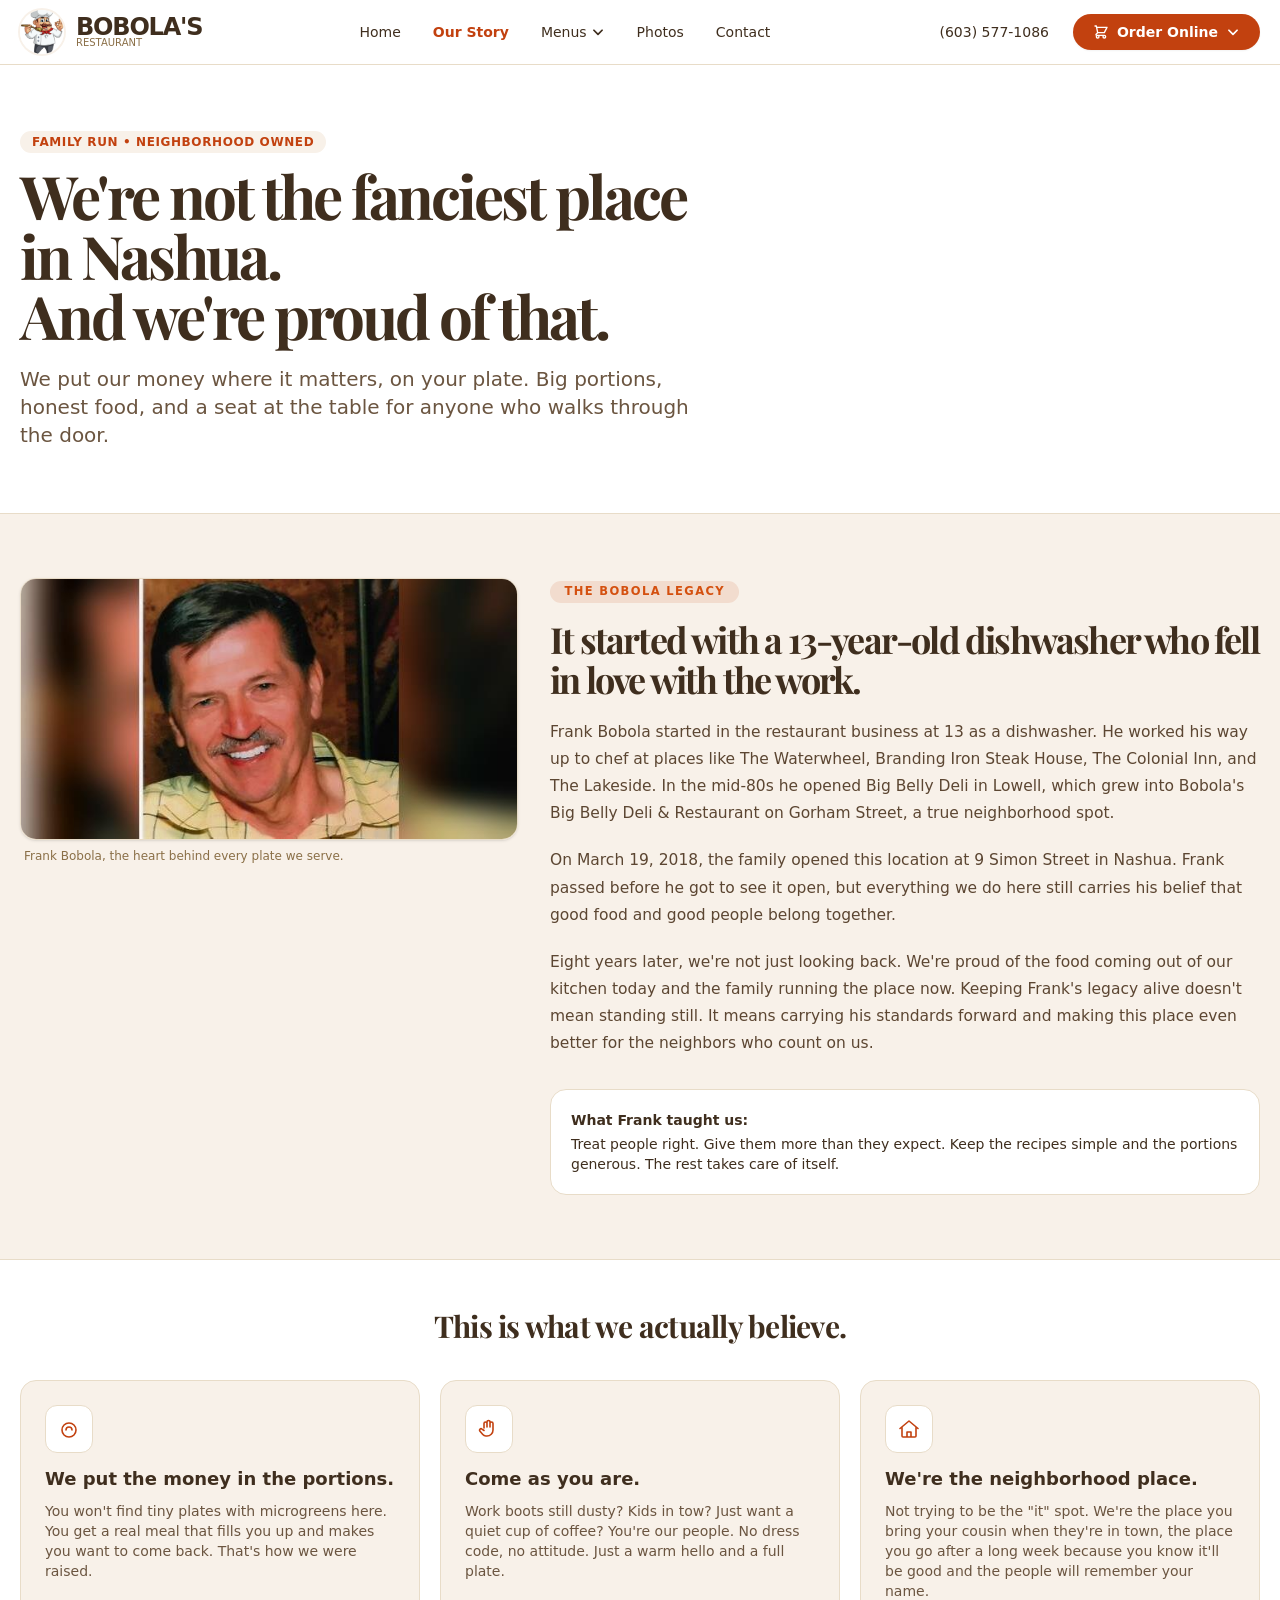
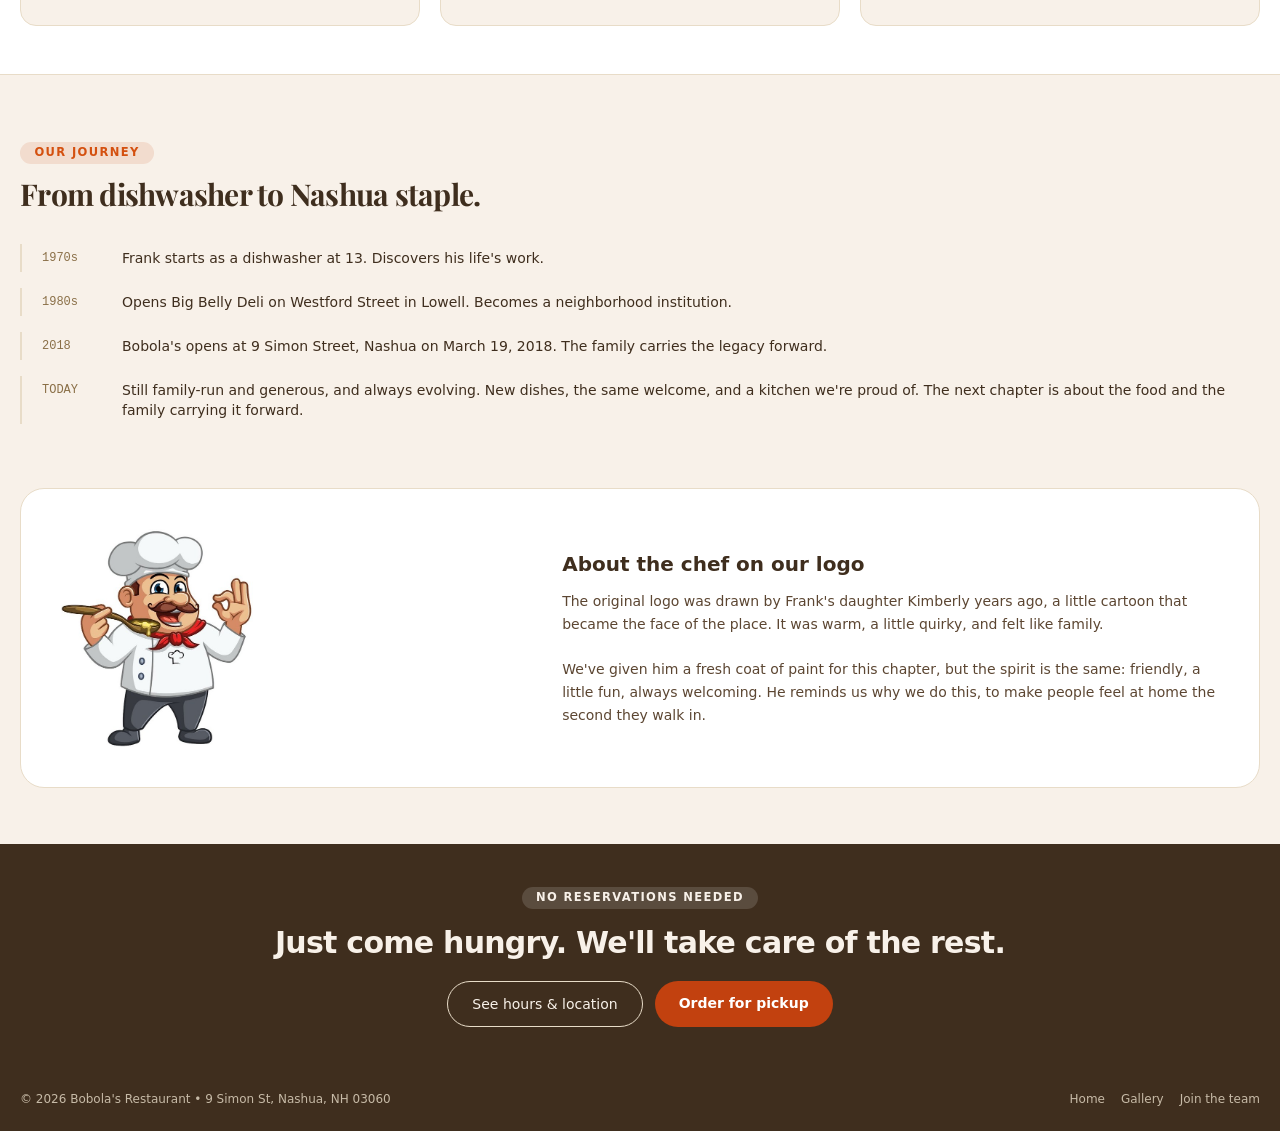
<file: about.html>
<!DOCTYPE html>
<html lang="en">
<head>
  <meta charset="UTF-8" />
  <meta name="viewport" content="width=device-width, initial-scale=1.0" />
  <title>About Us | Bobola's Restaurant - Family Owned in Nashua NH</title>
  <meta name="description" content="The story behind Bobola's in Nashua. Family-run since 2018, honoring our father Frank's legacy while carrying it forward with the food and family of today." />
  <link rel="canonical" href="https://bobolasnashua.com/about.html" />
  <link rel="icon" type="image/png" href="images/favicon.png" />
  <!-- Fonts -->
  <link rel="preconnect" href="https://fonts.googleapis.com">
  <link rel="preconnect" href="https://fonts.gstatic.com" crossorigin>
  <link href="https://fonts.googleapis.com/css2?family=Inter:wght@400;500;600;700&family=Playfair+Display:wght@700&display=swap" rel="stylesheet">
  <!-- Compiled Tailwind (no CDN) -->
  <link rel="stylesheet" href="css/tailwind.css?v=20260619e" />
  <style>.story-p { font-size: 15.5px; line-height: 1.75; color: #5c4632; }</style>
</head>
<body class="bg-[#f8f1e9] text-[#3f2e1e]">
  <header class="bg-white border-b border-[#e8dcc8] sticky top-0 z-50">
    <div class="tail-container">
      <div class="flex items-center justify-between h-16">
        <a href="index.html" class="flex items-center gap-3 group">
          <img src="images/chef-logo.jpg" alt="Bobola's Chef Logo" class="w-11 h-11 rounded-full object-cover ring-2 ring-[#f8f1e9] group-hover:ring-[#c2410f]/30 transition" onerror="this.src='images/logo.jpg'">
          <div>
            <div class="font-bold text-2xl tracking-tighter leading-none">BOBOLA'S</div>
            <div class="text-[10px] text-[#8a6f47] -mt-1 font-medium">RESTAURANT</div>
          </div>
        </a>
        <nav class="hidden md:flex items-center gap-8 text-sm font-medium">
          <a href="index.html" class="nav-link text-[#3f2e1e]">Home</a>
          <a href="about.html" class="nav-link text-[#c2410f] font-semibold">Our Story</a>
          <div class="relative group">
            <button class="nav-link flex items-center gap-1 text-[#3f2e1e]">
              Menus
              <svg xmlns="http://www.w3.org/2000/svg" class="w-3.5 h-3.5" fill="none" viewBox="0 0 24 24" stroke="currentColor"><path stroke-linecap="round" stroke-linejoin="round" stroke-width="3" d="M19 9l-7 7-7-7" /></svg>
            </button>
            <div class="absolute left-0 mt-2 w-48 bg-white rounded-xl shadow-lg border border-[#e8dcc8] py-1 opacity-0 invisible group-hover:opacity-100 group-hover:visible transition-all">
              <a href="bkmenu.html" class="block px-4 py-2 text-sm hover:bg-[#f8f1e9]">Breakfast</a>
              <a href="lunchmenu.html" class="block px-4 py-2 text-sm hover:bg-[#f8f1e9]">Lunch</a>
              <a href="dinmenu.html" class="block px-4 py-2 text-sm hover:bg-[#f8f1e9]">Dinner</a>
            </div>
          </div>
          <a href="photos.html" class="nav-link text-[#3f2e1e]">Photos</a>
          <a href="contact.html" class="nav-link text-[#3f2e1e]">Contact</a>
        </nav>
        <div class="hidden md:flex items-center gap-3">
          <a href="tel:6035771086" class="text-sm font-medium px-3 py-1.5 hover:bg-[#f8f1e9] rounded-lg">(603) 577-1086</a>
          <div class="relative group">
            <button class="warm-btn px-5 py-2 rounded-full text-sm font-semibold flex items-center gap-2 shadow-sm">
              <svg xmlns="http://www.w3.org/2000/svg" class="w-4 h-4" fill="none" viewBox="0 0 24 24" stroke="currentColor"><path stroke-linecap="round" stroke-linejoin="round" stroke-width="2" d="M3 3h2l.4 2M7 13h10l4-8H5.4M7 13L5.4 5M7 13l-2.293 2.293c-.63.63-.184 1.707.707 1.707H17m0 0a2 2 0 100 4 2 2 0 000-4zm-8 2a2 2 0 11-4 0 2 2 0 014 0z" /></svg>
              Order Online
              <svg xmlns="http://www.w3.org/2000/svg" class="w-3.5 h-3.5" fill="none" viewBox="0 0 24 24" stroke="currentColor"><path stroke-linecap="round" stroke-linejoin="round" stroke-width="3" d="M19 9l-7 7-7-7" /></svg>
            </button>
            <div class="absolute right-0 mt-2 w-60 bg-white rounded-xl shadow-lg border border-[#e8dcc8] p-1.5 opacity-0 invisible group-hover:opacity-100 group-hover:visible transition-all">
              <a href="https://order.toasttab.com/online/bobolas" target="_blank" rel="noopener" class="flex items-center gap-3 px-3 py-2.5 rounded-lg hover:bg-[#f8f1e9]">
                <svg xmlns="http://www.w3.org/2000/svg" class="w-5 h-5 text-[#c2410f] shrink-0" fill="none" viewBox="0 0 24 24" stroke="currentColor" stroke-width="1.7"><path stroke-linecap="round" stroke-linejoin="round" d="M5 8h14l-1 11a2 2 0 01-2 1.8H8A2 2 0 016 19L5 8zM9 8V6a3 3 0 016 0v2"/></svg>
                <span class="text-sm"><span class="font-semibold block leading-tight">Pickup</span><span class="text-xs text-[#8a6f47]">Order online with Toast</span></span>
              </a>
              <a href="https://www.doordash.com/store/bobola%27s-restaurant-nashua-42163289/104150355/" target="_blank" rel="noopener" class="flex items-center gap-3 px-3 py-2.5 rounded-lg hover:bg-[#f8f1e9]">
                <img src="images/doordash-logo.svg" alt="DoorDash" class="h-4 shrink-0">
                <span class="text-sm"><span class="font-semibold block leading-tight">Delivery</span><span class="text-xs text-[#8a6f47]">Get it brought to you</span></span>
              </a>
            </div>
          </div>
        </div>
        <div class="md:hidden flex items-center gap-2">
          <a href="https://order.toasttab.com/online/bobolas" target="_blank" rel="noopener" class="warm-btn px-4 py-1.5 rounded-full text-sm font-semibold">Order</a>
          <button id="mobile-menu-btn" class="p-2 rounded-lg hover:bg-[#f8f1e9]" aria-label="Menu">
            <svg xmlns="http://www.w3.org/2000/svg" class="w-6 h-6" fill="none" viewBox="0 0 24 24" stroke="currentColor"><path stroke-linecap="round" stroke-linejoin="round" stroke-width="2" d="M4 6h16M4 12h16M4 18h16"/></svg>
          </button>
        </div>
      </div>
    </div>
  </header>

  <div id="mobile-menu" class="hidden md:hidden border-b bg-white">
    <div class="tail-container py-4 flex flex-col gap-1 text-sm font-medium">
      <a href="index.html" class="py-2 px-1">Home</a>
      <a href="about.html" class="py-2 px-1">Our Story</a>
      <a href="bkmenu.html" class="py-2 px-1">Breakfast Menu</a>
      <a href="lunchmenu.html" class="py-2 px-1">Lunch Menu</a>
      <a href="dinmenu.html" class="py-2 px-1">Dinner Menu</a>
      <a href="photos.html" class="py-2 px-1">Photo Gallery</a>
      <a href="contact.html" class="py-2 px-1">Contact &amp; Hours</a>
      <a href="feedback.html" class="py-2 px-1">Share Feedback</a>
      <div class="pt-2 mt-2 border-t flex flex-col gap-2">
        <a href="tel:6035771086" class="py-1.5">(603) 577-1086</a>
        <a href="https://order.toasttab.com/online/bobolas" target="_blank" rel="noopener" class="warm-btn text-center py-2.5 rounded-full font-semibold">Order Pickup (Toast)</a>
        <a href="https://www.doordash.com/store/bobola%27s-restaurant-nashua-42163289/104150355/" target="_blank" rel="noopener" class="text-center py-2.5 rounded-full font-semibold border border-[#e8dcc8] inline-flex items-center justify-center gap-2"><img src="images/doordash-logo.svg" alt="DoorDash" class="h-4"> Delivery</a>
      </div>
    </div>
  </div>

  <main>
    <!-- Hero -->
    <section class="border-b border-[#e8dcc8] bg-white">
      <div class="max-w-[1280px] mx-auto px-5 py-12 md:py-16">
        <div class="max-w-2xl">
          <div class="inline px-3 py-1 rounded-full bg-[#f8f1e9] text-xs font-semibold tracking-wider text-[#c2410f]">FAMILY RUN • NEIGHBORHOOD OWNED</div>
          <h1 class="section-title text-5xl md:text-6xl tracking-tighter font-bold mt-3 leading-none">We're not the fanciest place in Nashua.<br>And we're proud of that.</h1>
          <p class="mt-5 text-xl text-[#6b5540]">We put our money where it matters, on your plate. Big portions, honest food, and a seat at the table for anyone who walks through the door.</p>
        </div>
      </div>
    </section>

    <!-- Frank Legacy -->
    <section class="max-w-[1280px] mx-auto px-5 py-12 md:py-16">
      <div class="grid md:grid-cols-12 gap-x-8 gap-y-8 items-start">
        <div class="md:col-span-5">
          <div class="sticky top-20">
            <img src="images/frankbobola.jpg" alt="Frank Bobola, founder" class="rounded-2xl shadow border border-[#e8dcc8] w-full">
            <div class="text-xs text-[#8a6f47] mt-2 pl-1">Frank Bobola, the heart behind every plate we serve.</div>
          </div>
        </div>
        
        <div class="md:col-span-7">
          <div class="eyebrow mb-4">THE BOBOLA LEGACY</div>
          <h2 class="section-title text-4xl tracking-tighter font-bold mb-5">It started with a 13-year-old dishwasher who fell in love with the work.</h2>
          
          <div class="story-p space-y-5">
            <p>Frank Bobola started in the restaurant business at 13 as a dishwasher. He worked his way up to chef at places like The Waterwheel, Branding Iron Steak House, The Colonial Inn, and The Lakeside. In the mid-80s he opened Big Belly Deli in Lowell, which grew into Bobola's Big Belly Deli &amp; Restaurant on Gorham Street, a true neighborhood spot.</p>
            
            <p>On March 19, 2018, the family opened this location at 9 Simon Street in Nashua. Frank passed before he got to see it open, but everything we do here still carries his belief that good food and good people belong together.</p>

            <p>Eight years later, we're not just looking back. We're proud of the food coming out of our kitchen today and the family running the place now. Keeping Frank's legacy alive doesn't mean standing still. It means carrying his standards forward and making this place even better for the neighbors who count on us.</p>
          </div>

          <div class="mt-8 p-5 bg-white border border-[#e8dcc8] rounded-2xl text-sm">
            <strong class="block mb-1">What Frank taught us:</strong> 
            Treat people right. Give them more than they expect. Keep the recipes simple and the portions generous. The rest takes care of itself.
          </div>
        </div>
      </div>
    </section>

    <!-- The Neighborhood Truth -->
    <section class="bg-white border-y border-[#e8dcc8] py-12">
      <div class="max-w-[1280px] mx-auto px-5">
        <div class="max-w-2xl mx-auto text-center">
          <h2 class="section-title text-3xl tracking-tight font-bold">This is what we actually believe.</h2>
        </div>
        
        <div class="mt-9 grid md:grid-cols-3 gap-5">
          <div class="border border-[#e8dcc8] bg-[#f8f1e9] rounded-2xl p-6">
            <div class="w-12 h-12 rounded-xl bg-white border border-[#e8dcc8] flex items-center justify-center mb-3">
              <svg xmlns="http://www.w3.org/2000/svg" class="w-6 h-6 text-[#c2410f]" fill="none" viewBox="0 0 24 24" stroke="currentColor" stroke-width="1.6"><circle cx="12" cy="13" r="7"/><path stroke-linecap="round" stroke-linejoin="round" d="M9 13a3 3 0 016 0"/></svg>
            </div>
            <div class="font-semibold text-lg mb-2">We put the money in the portions.</div>
            <p class="text-sm text-[#6b5540]">You won't find tiny plates with microgreens here. You get a real meal that fills you up and makes you want to come back. That's how we were raised.</p>
          </div>
          <div class="border border-[#e8dcc8] bg-[#f8f1e9] rounded-2xl p-6">
            <div class="w-12 h-12 rounded-xl bg-white border border-[#e8dcc8] flex items-center justify-center mb-3">
              <svg xmlns="http://www.w3.org/2000/svg" class="w-6 h-6 text-[#c2410f]" fill="none" viewBox="0 0 24 24" stroke="currentColor" stroke-width="1.6"><path stroke-linecap="round" stroke-linejoin="round" d="M7 11V6.5a1.5 1.5 0 013 0V10m0-.5V5a1.5 1.5 0 013 0v5m0-.5V6.5a1.5 1.5 0 013 0V13a6 6 0 01-6 6h-1.2a4 4 0 01-3-1.4l-3-3.5a1.5 1.5 0 012.2-2L7 13.5"/></svg>
            </div>
            <div class="font-semibold text-lg mb-2">Come as you are.</div>
            <p class="text-sm text-[#6b5540]">Work boots still dusty? Kids in tow? Just want a quiet cup of coffee? You're our people. No dress code, no attitude. Just a warm hello and a full plate.</p>
          </div>
          <div class="border border-[#e8dcc8] bg-[#f8f1e9] rounded-2xl p-6">
            <div class="w-12 h-12 rounded-xl bg-white border border-[#e8dcc8] flex items-center justify-center mb-3">
              <svg xmlns="http://www.w3.org/2000/svg" class="w-6 h-6 text-[#c2410f]" fill="none" viewBox="0 0 24 24" stroke="currentColor" stroke-width="1.6"><path stroke-linecap="round" stroke-linejoin="round" d="M3 11.5L12 4l9 7.5M5 10v9a1 1 0 001 1h12a1 1 0 001-1v-9M10 20v-5h4v5"/></svg>
            </div>
            <div class="font-semibold text-lg mb-2">We're the neighborhood place.</div>
            <p class="text-sm text-[#6b5540]">Not trying to be the "it" spot. We're the place you bring your cousin when they're in town, the place you go after a long week because you know it'll be good and the people will remember your name.</p>
          </div>
        </div>
      </div>
    </section>

    <!-- Timeline simplified -->
    <section class="max-w-[1280px] mx-auto px-5 py-12 md:py-16">
      <div class="mb-8">
        <div class="eyebrow mb-2">OUR JOURNEY</div>
        <h3 class="section-title text-3xl font-bold tracking-tight mt-1">From dishwasher to Nashua staple.</h3>
      </div>
      
      <div class="space-y-4 text-sm">
        <div class="flex gap-4 border-l-2 border-[#e8dcc8] pl-5 py-1">
          <div class="w-16 shrink-0 font-mono text-xs pt-0.5 text-[#8a6f47]">1970s</div>
          <div>Frank starts as a dishwasher at 13. Discovers his life's work.</div>
        </div>
        <div class="flex gap-4 border-l-2 border-[#e8dcc8] pl-5 py-1">
          <div class="w-16 shrink-0 font-mono text-xs pt-0.5 text-[#8a6f47]">1980s</div>
          <div>Opens Big Belly Deli on Westford Street in Lowell. Becomes a neighborhood institution.</div>
        </div>
        <div class="flex gap-4 border-l-2 border-[#e8dcc8] pl-5 py-1">
          <div class="w-16 shrink-0 font-mono text-xs pt-0.5 text-[#8a6f47]">2018</div>
          <div>Bobola's opens at 9 Simon Street, Nashua on March 19, 2018. The family carries the legacy forward.</div>
        </div>
        <div class="flex gap-4 border-l-2 border-[#e8dcc8] pl-5 py-1">
          <div class="w-16 shrink-0 font-mono text-xs pt-0.5 text-[#8a6f47]">TODAY</div>
          <div>Still family-run and generous, and always evolving. New dishes, the same welcome, and a kitchen we're proud of. The next chapter is about the food and the family carrying it forward.</div>
        </div>
      </div>
    </section>

    <!-- The Logo Note (adapted for new chef logo) -->
    <section class="max-w-[1280px] mx-auto px-5 pb-14">
      <div class="bg-white border border-[#e8dcc8] rounded-3xl p-8 md:p-10">
        <div class="md:flex gap-8 items-center">
          <div class="md:w-5/12 mb-6 md:mb-0">
            <img src="images/chef-logo.jpg" alt="Our chef mascot logo" class="w-48 mx-auto md:mx-0 rounded-2xl">
          </div>
          <div class="md:w-7/12">
            <h3 class="font-semibold text-xl mb-3">About the chef on our logo</h3>
            <div class="text-sm text-[#5c4632] leading-relaxed">
              The original logo was drawn by Frank's daughter Kimberly years ago, a little cartoon that became the face of the place. It was warm, a little quirky, and felt like family. <br><br>
              We've given him a fresh coat of paint for this chapter, but the spirit is the same: friendly, a little fun, always welcoming. He reminds us why we do this, to make people feel at home the second they walk in.
            </div>
          </div>
        </div>
      </div>
    </section>

    <!-- Final CTA -->
    <section class="bg-[#3f2e1e] text-[#f8f1e9] py-10">
      <div class="max-w-[1280px] mx-auto px-5 text-center">
        <div class="eyebrow eyebrow-dark mb-3">NO RESERVATIONS NEEDED</div>
        <div class="text-2xl md:text-3xl font-semibold tracking-tight mt-1 mb-5">Just come hungry. We'll take care of the rest.</div>
        <div class="flex justify-center gap-3">
          <a href="contact.html" class="px-6 py-3 rounded-full border border-[#e8dcc8] text-sm hover:bg-white/10">See hours &amp; location</a>
          <a href="https://order.toasttab.com/online/bobolas" target="_blank" class="warm-btn px-6 py-3 rounded-full text-sm font-semibold">Order for pickup</a>
        </div>
      </div>
    </section>
  </main>

  <footer class="bg-[#3f2e1e] text-[#e8dcc8]/80 py-6 text-xs">
    <div class="max-w-[1280px] mx-auto px-5 flex flex-wrap gap-x-4 gap-y-1 items-center justify-between">
      <div>© 2026 Bobola's Restaurant • 9 Simon St, Nashua, NH 03060</div>
      <div class="flex gap-x-4">
        <a href="index.html" class="hover:text-white">Home</a>
        <a href="photos.html" class="hover:text-white">Gallery</a>
        <a href="hiring.html" class="hover:text-white">Join the team</a>
      </div>
    </div>
  </footer>

  <script>
    const mobileBtn = document.getElementById('mobile-menu-btn');
    const mobileMenu = document.getElementById('mobile-menu');
    if (mobileBtn && mobileMenu) {
      mobileBtn.addEventListener('click', () => mobileMenu.classList.toggle('hidden'));
      mobileMenu.querySelectorAll('a').forEach(a => a.addEventListener('click', () => mobileMenu.classList.add('hidden')));
    }
  </script>
</body>
</html>
</file>
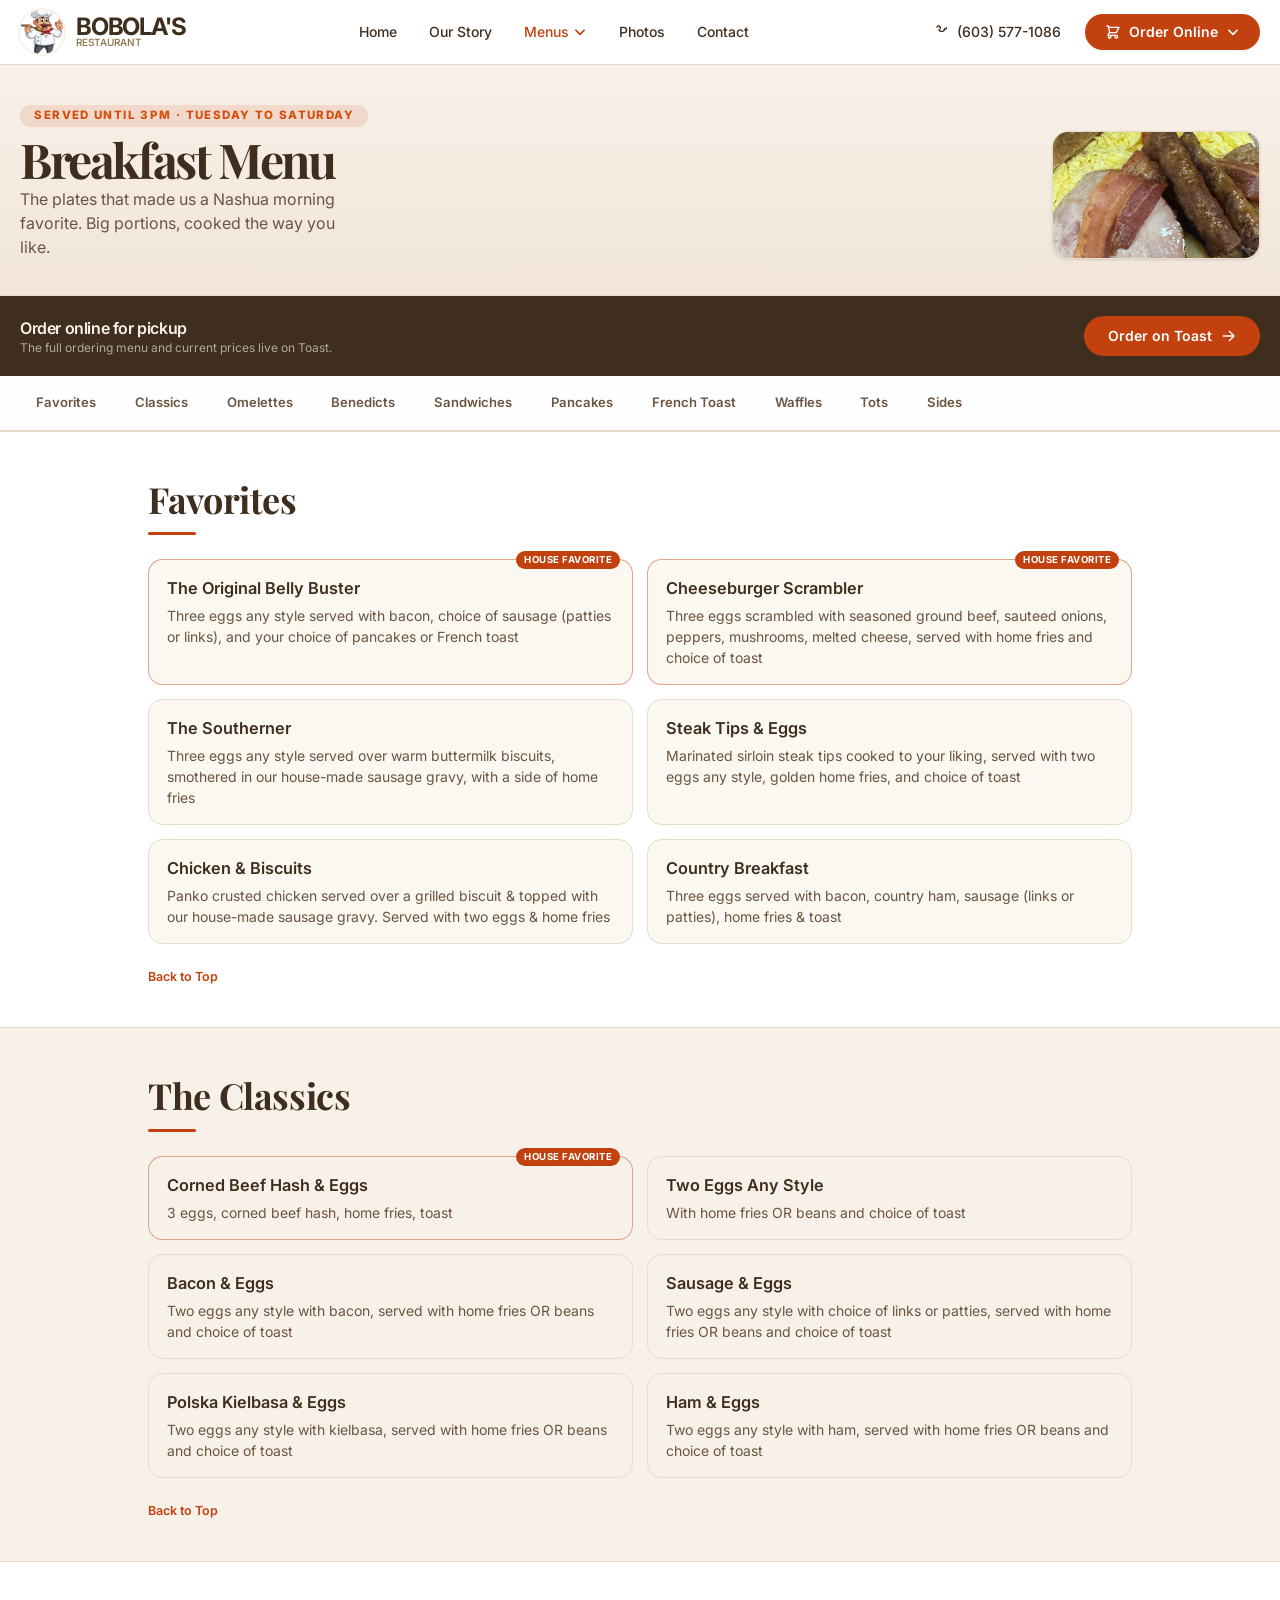
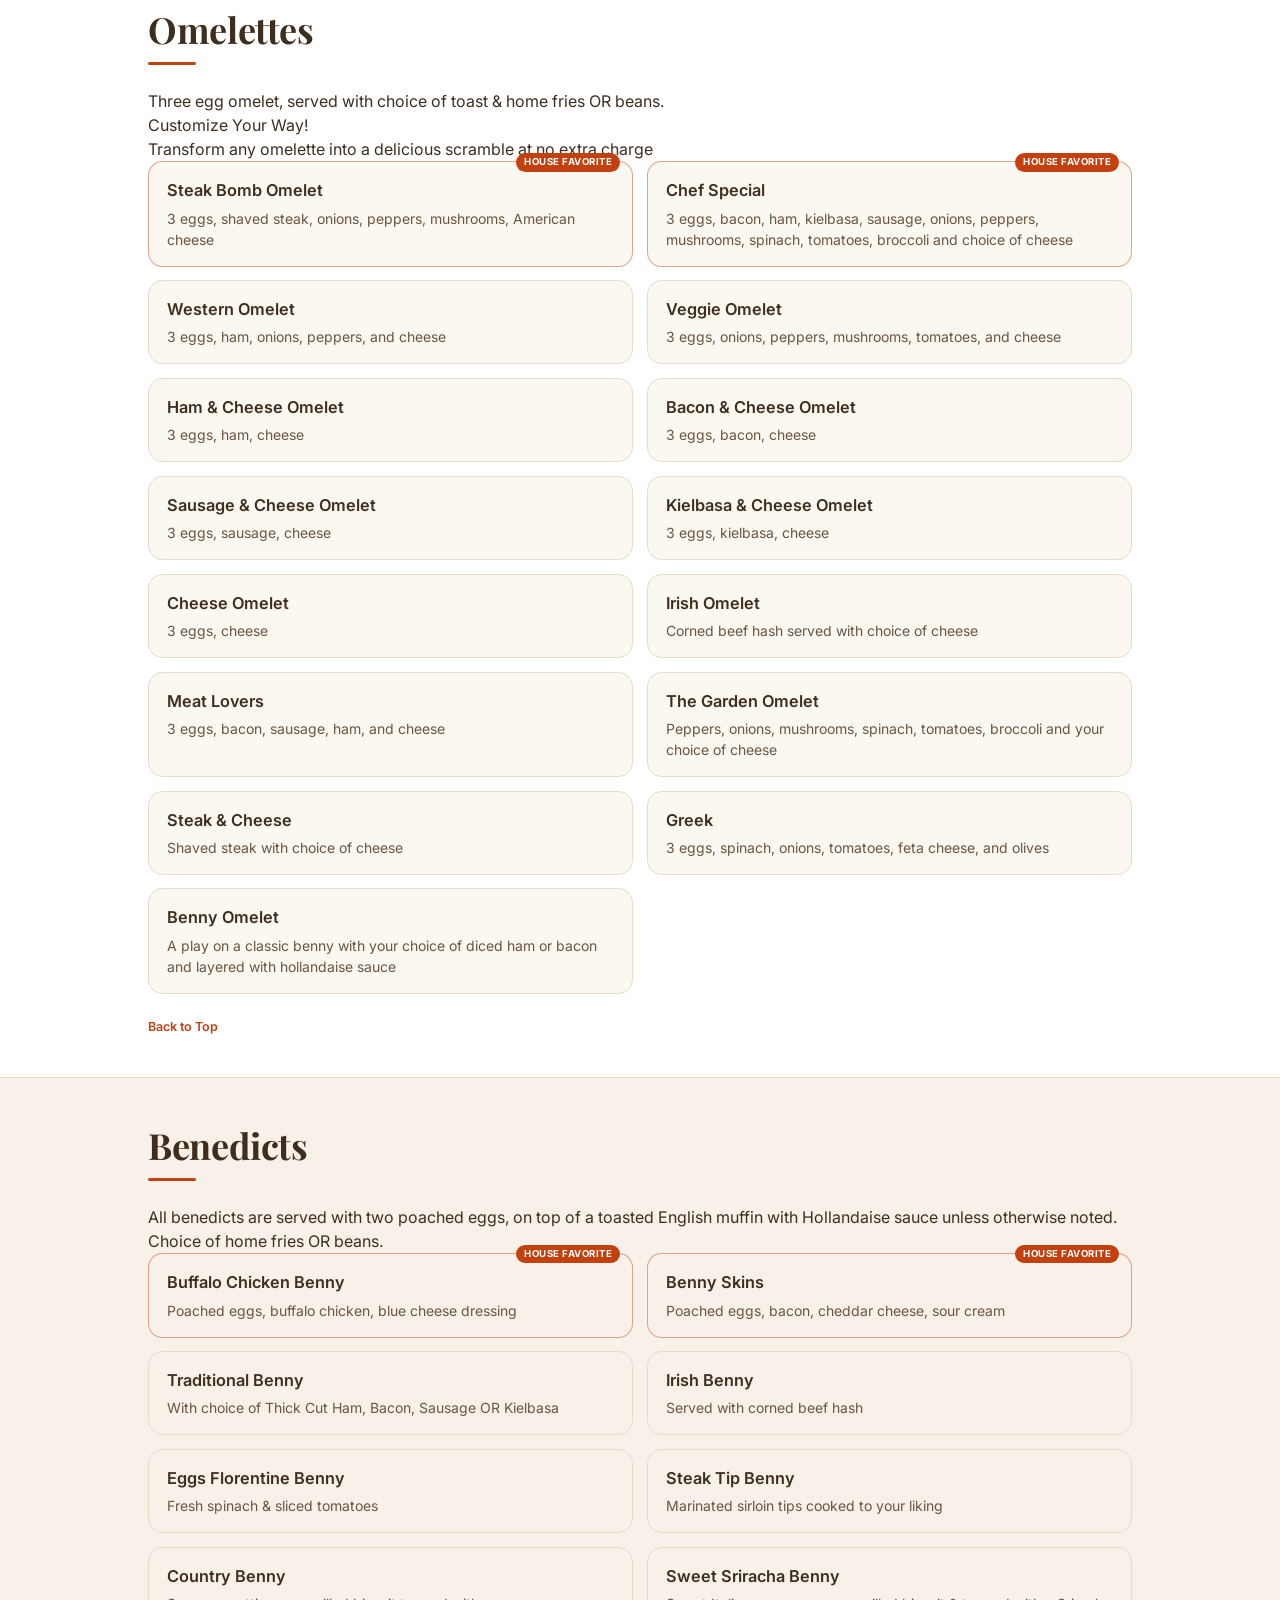
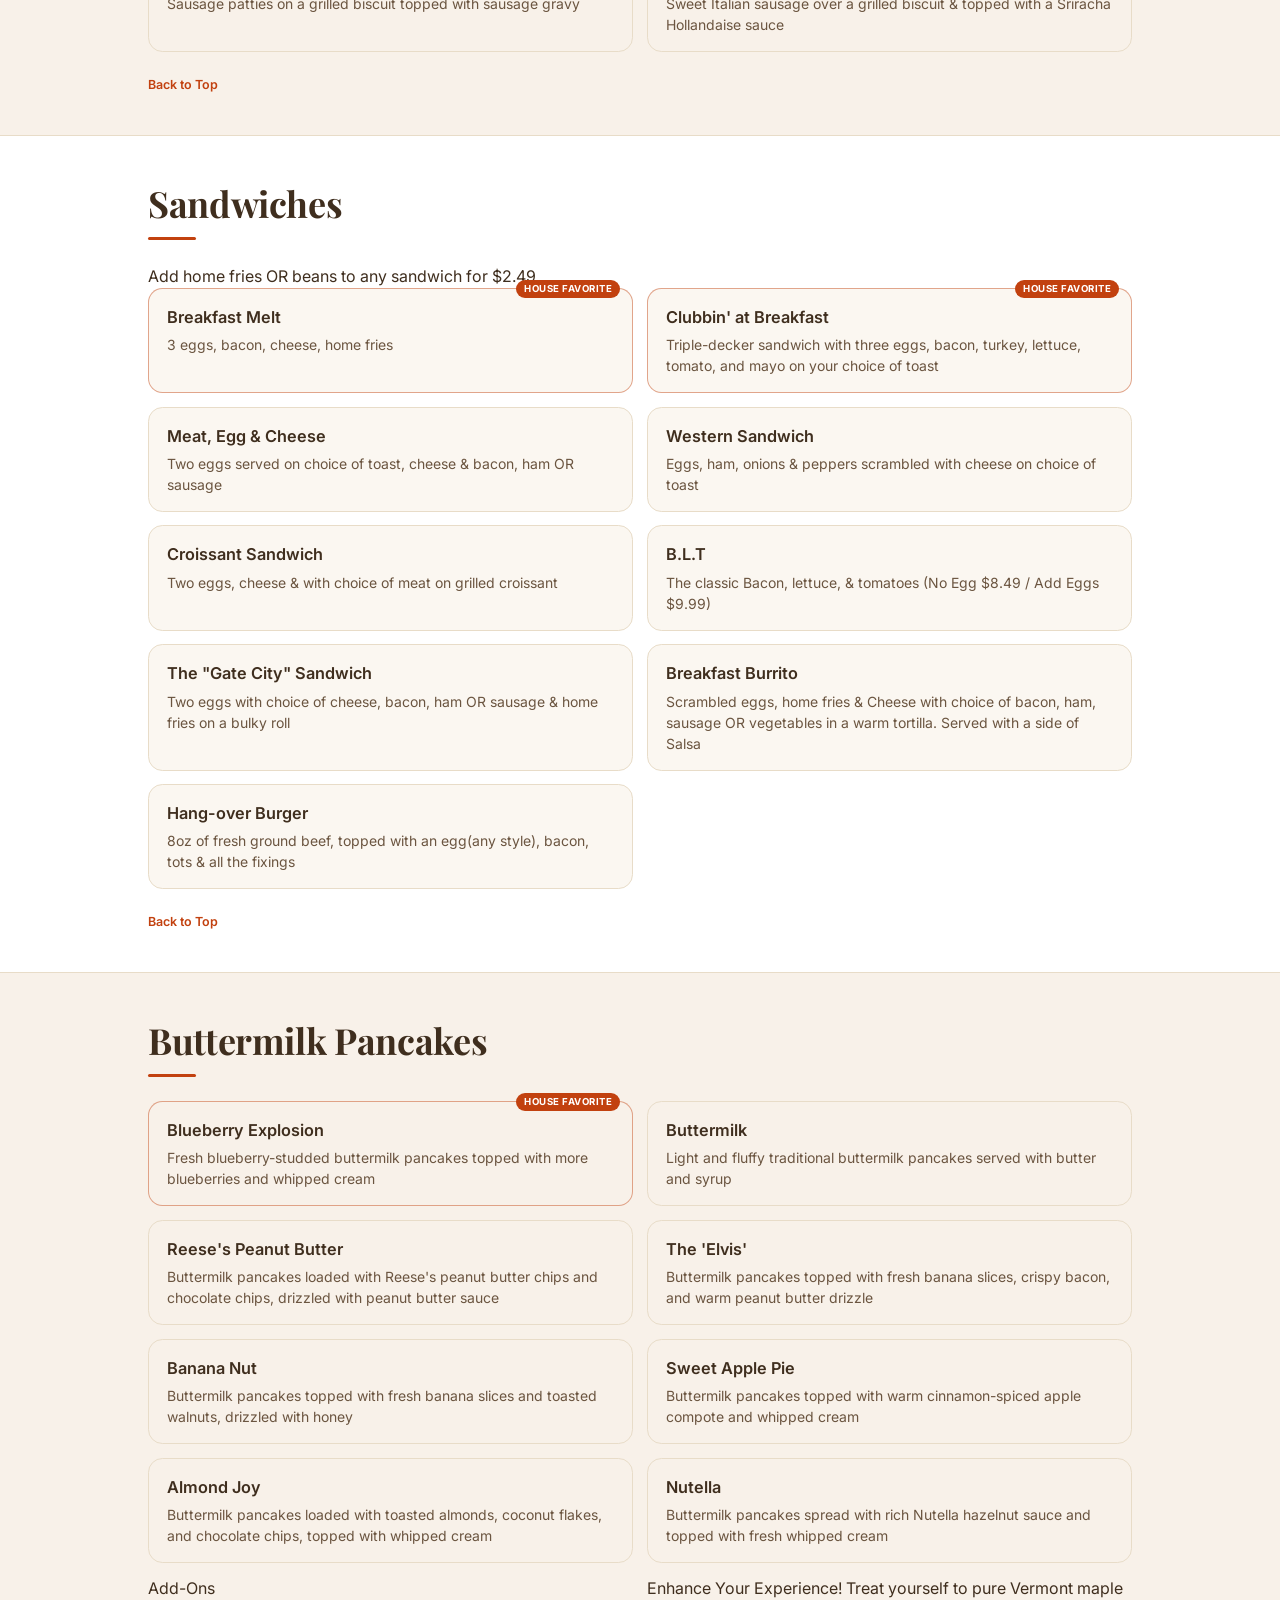
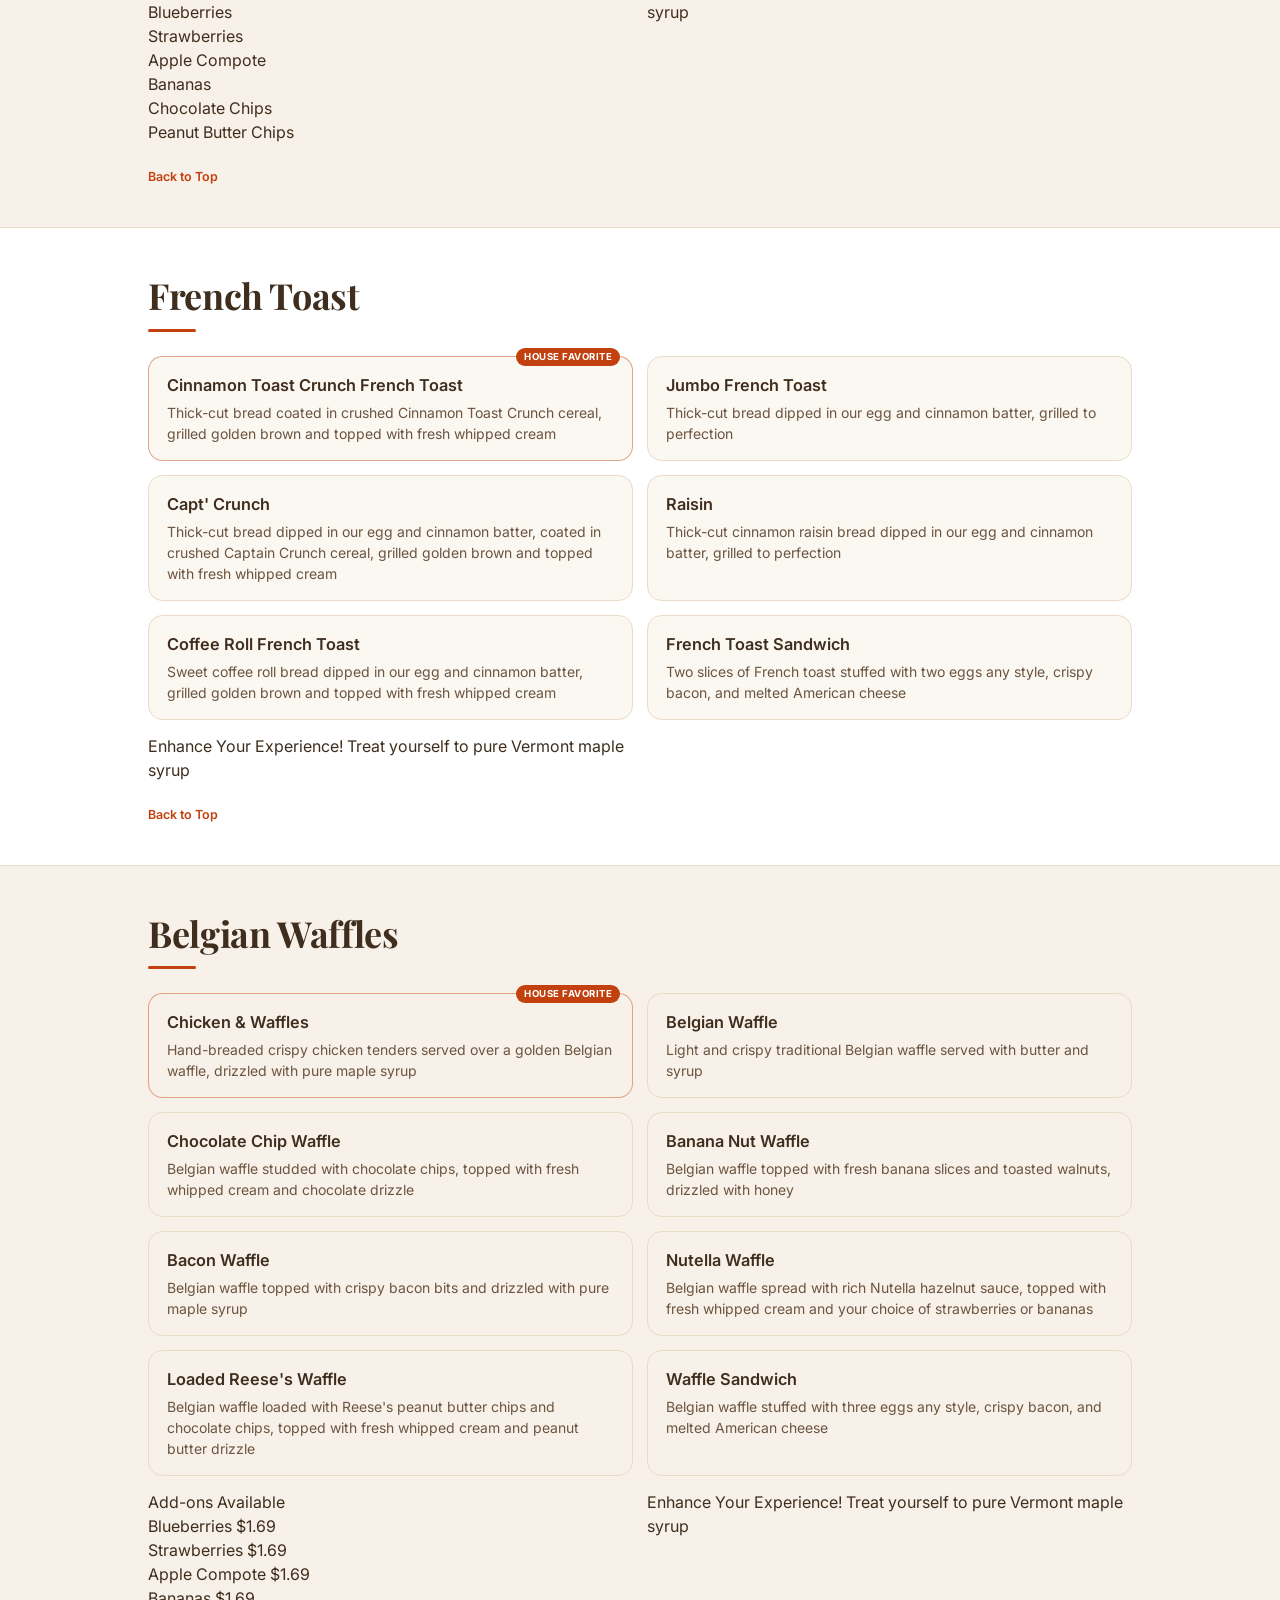
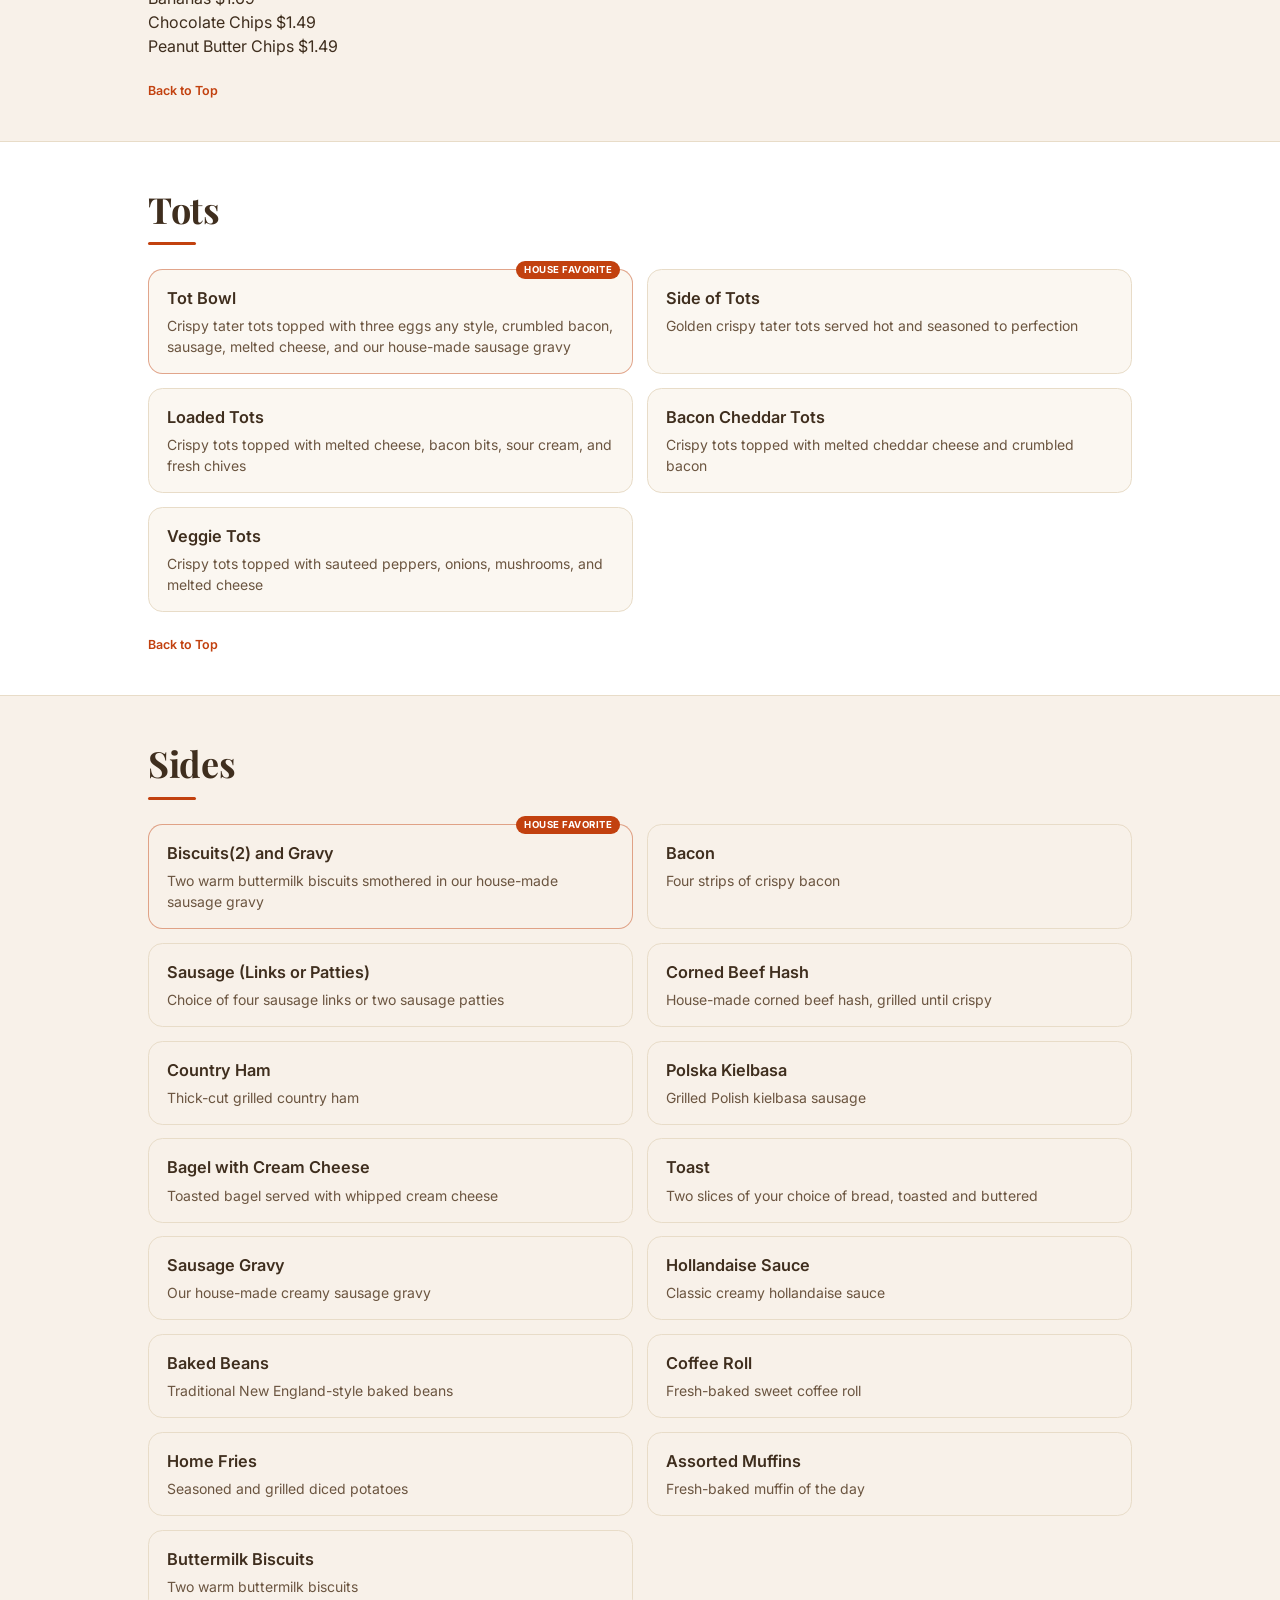
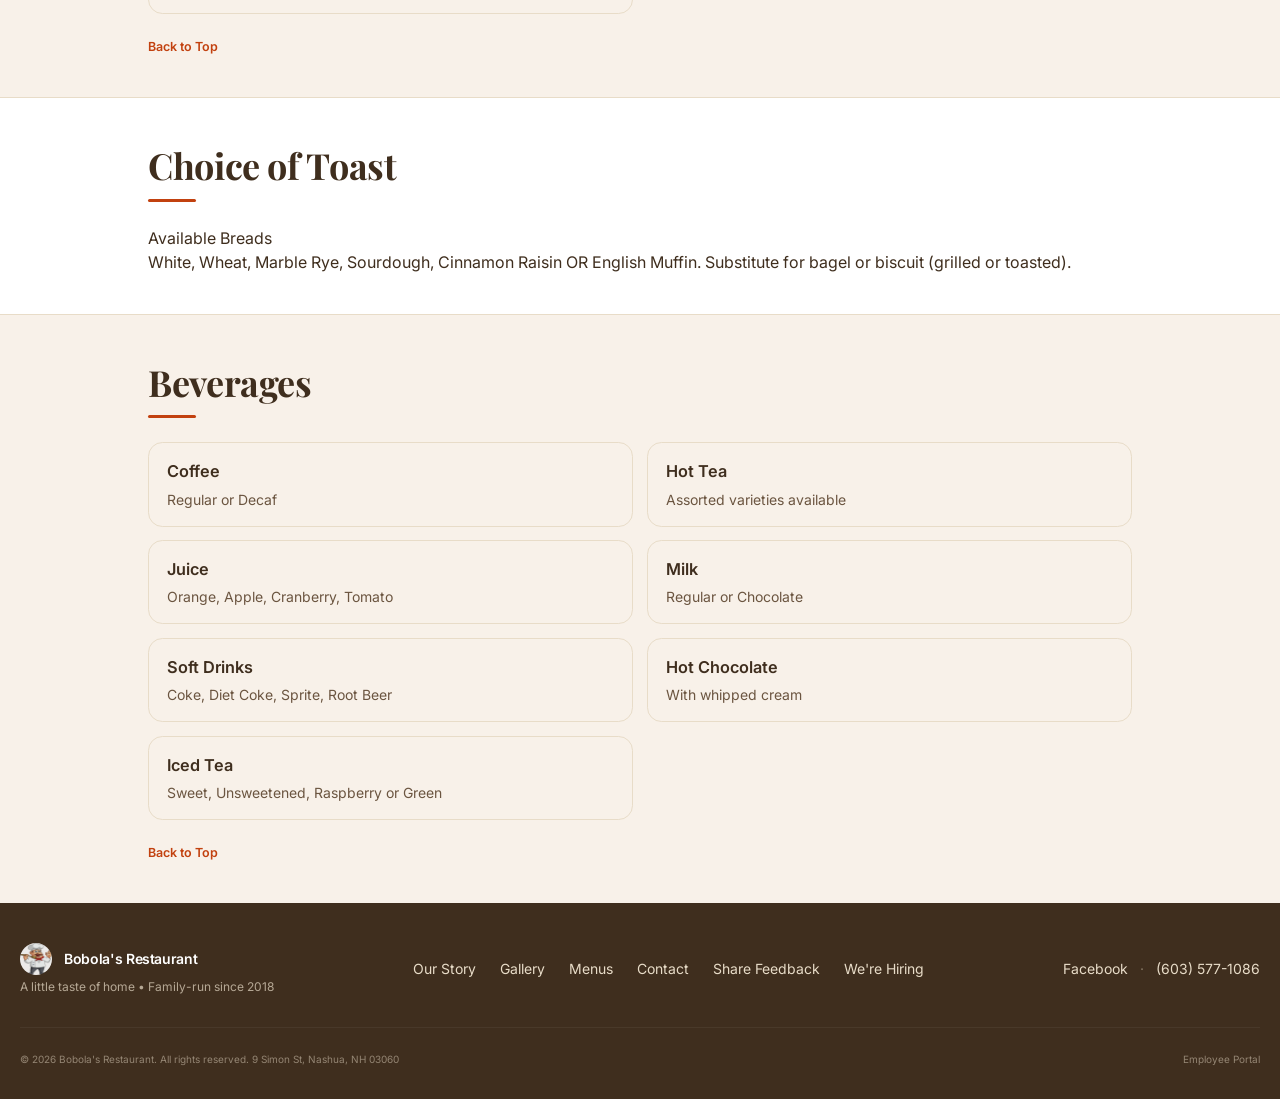
<file: bkmenu.html>
<!DOCTYPE html>
<html lang="en">
<head>
  <meta charset="UTF-8" />
  <meta name="viewport" content="width=device-width, initial-scale=1.0" />
  <meta name="theme-color" content="#c2410f" />
  <link rel="manifest" href="manifest.json" />

  <!-- SEO Meta Tags -->
  <title>Breakfast Menu | Bobola's Nashua NH - Famous Homestyle Breakfast Served Until 3pm</title>
  <meta name="description" content="Famous for homestyle breakfast in Nashua NH! Try our Belly Buster, pancakes, omelettes, benedicts & more. Served until 3pm at Bobola's Restaurant, 9 Simon St Nashua." />
  <meta name="keywords" content="breakfast menu Nashua NH, Bobola's breakfast, homestyle breakfast, pancakes, omelettes, benedicts, breakfast restaurant Nashua, best breakfast Nashua" />
  <meta name="author" content="Bobola's Restaurant" />
  <meta name="robots" content="index, follow" />
  <link rel="canonical" href="https://bobolasnashua.com/bkmenu.html" />

  <!-- Open Graph Meta Tags -->
  <meta property="og:title" content="Breakfast Menu | Bobola's Nashua NH - Famous Homestyle Breakfast Served Until 3pm" />
  <meta property="og:description" content="Famous for homestyle breakfast in Nashua NH! Try our Belly Buster, pancakes, omelettes, benedicts & more. Served until 3pm at Bobola's Restaurant, 9 Simon St Nashua." />
  <meta property="og:type" content="restaurant.menu" />
  <meta property="og:url" content="https://bobolasnashua.com/bkmenu.html" />
  <meta property="og:image" content="https://bobolasnashua.com/images/Home/bobolatextlogo.png" />
  <meta property="og:site_name" content="Bobola's Restaurant" />

  <!-- Menu Schema -->
  <script type="application/ld+json">
  {
    "@context": "https://schema.org",
    "@type": "Menu",
    "name": "Bobola's Breakfast Menu",
    "description": "Famous homestyle breakfast menu featuring Belly Buster, pancakes, omelettes, benedicts, and more. Served until 3pm.",
    "url": "https://bobolasnashua.com/bkmenu.html",
    "restaurant": {
      "@type": "Restaurant",
      "name": "Bobola's Restaurant",
      "address": {
        "@type": "PostalAddress",
        "streetAddress": "9 Simon Street",
        "addressLocality": "Nashua",
        "addressRegion": "NH",
        "postalCode": "03060"
      },
      "telephone": "+1-603-577-1086"
    }
  }
  </script>

  <link rel="icon" type="image/png" href="images/favicon.png" />
  <!-- Fonts -->
  <link rel="preconnect" href="https://fonts.googleapis.com">
  <link rel="preconnect" href="https://fonts.gstatic.com" crossorigin>
  <link href="https://fonts.googleapis.com/css2?family=Inter:wght@400;500;600;700&family=Playfair+Display:wght@700&display=swap" rel="stylesheet">
  <!-- Compiled Tailwind (no CDN) + warm menu theme -->
  <link rel="stylesheet" href="css/tailwind.css?v=20260619e" />
  <link rel="stylesheet" href="css/site.css?v=20260619e" />
  <style>.menu-hero-new { background: linear-gradient(#f8f1e9, #f1e5d9); }</style>
</head>

<body>
  <!-- Header -->
  <header class="bg-white border-b border-[#e8dcc8] sticky top-0 z-50">
    <div class="tail-container">
      <div class="flex items-center justify-between h-16">
        <a href="index.html" class="flex items-center gap-3 group">
          <img src="images/chef-logo.jpg" alt="Bobola's Chef Logo" class="w-11 h-11 rounded-full object-cover ring-2 ring-[#f8f1e9] group-hover:ring-[#c2410f]/30 transition" onerror="this.src='images/logo.jpg'">
          <div>
            <div class="font-bold text-2xl tracking-tighter leading-none">BOBOLA'S</div>
            <div class="text-[10px] text-[#8a6f47] -mt-1 font-medium">RESTAURANT</div>
          </div>
        </a>
        <nav class="hidden md:flex items-center gap-8 text-sm font-medium">
          <a href="index.html" class="nav-link text-[#3f2e1e]">Home</a>
          <a href="about.html" class="nav-link text-[#3f2e1e]">Our Story</a>
          <div class="relative group">
            <button class="nav-link flex items-center gap-1 text-[#c2410f]">
              Menus
              <svg xmlns="http://www.w3.org/2000/svg" class="w-3.5 h-3.5" fill="none" viewBox="0 0 24 24" stroke="currentColor"><path stroke-linecap="round" stroke-linejoin="round" stroke-width="3" d="M19 9l-7 7-7-7" /></svg>
            </button>
            <div class="absolute left-0 mt-2 w-48 bg-white rounded-xl shadow-lg border border-[#e8dcc8] py-1 opacity-0 invisible group-hover:opacity-100 group-hover:visible transition-all">
              <a href="bkmenu.html" class="block px-4 py-2 text-sm hover:bg-[#f8f1e9] text-[#c2410f] font-medium">Breakfast</a>
              <a href="lunchmenu.html" class="block px-4 py-2 text-sm hover:bg-[#f8f1e9]">Lunch</a>
              <a href="dinmenu.html" class="block px-4 py-2 text-sm hover:bg-[#f8f1e9]">Dinner</a>
            </div>
          </div>
          <a href="photos.html" class="nav-link text-[#3f2e1e]">Photos</a>
          <a href="contact.html" class="nav-link text-[#3f2e1e]">Contact</a>
        </nav>
        <div class="hidden md:flex items-center gap-3">
          <a href="tel:6035771086" class="text-sm font-medium px-3 py-1.5 hover:bg-[#f8f1e9] rounded-lg flex items-center gap-1.5">
            <svg xmlns="http://www.w3.org/2000/svg" class="w-4 h-4" fill="none" viewBox="0 0 24 24" stroke="currentColor"><path stroke-linecap="round" stroke-linejoin="round" stroke-width="2" d="M3 5a2 2 0 012-2 3 3 0 013 3v1m6 0v1a3 3 0 01-3 3H9a3 3 0 01-3-3V8m9 0a2 2 0 002-2V5" /></svg>
            <span>(603) 577-1086</span>
          </a>
          <div class="relative group">
            <button class="warm-btn px-5 py-2 rounded-full text-sm font-semibold flex items-center gap-2 shadow-sm">
              <svg xmlns="http://www.w3.org/2000/svg" class="w-4 h-4" fill="none" viewBox="0 0 24 24" stroke="currentColor"><path stroke-linecap="round" stroke-linejoin="round" stroke-width="2" d="M3 3h2l.4 2M7 13h10l4-8H5.4M7 13L5.4 5M7 13l-2.293 2.293c-.63.63-.184 1.707.707 1.707H17m0 0a2 2 0 100 4 2 2 0 000-4zm-8 2a2 2 0 11-4 0 2 2 0 014 0z" /></svg>
              Order Online
              <svg xmlns="http://www.w3.org/2000/svg" class="w-3.5 h-3.5" fill="none" viewBox="0 0 24 24" stroke="currentColor"><path stroke-linecap="round" stroke-linejoin="round" stroke-width="3" d="M19 9l-7 7-7-7" /></svg>
            </button>
            <div class="absolute right-0 mt-2 w-60 bg-white rounded-xl shadow-lg border border-[#e8dcc8] p-1.5 opacity-0 invisible group-hover:opacity-100 group-hover:visible transition-all">
              <a href="https://order.toasttab.com/online/bobolas" target="_blank" rel="noopener" class="flex items-center gap-3 px-3 py-2.5 rounded-lg hover:bg-[#f8f1e9]">
                <svg xmlns="http://www.w3.org/2000/svg" class="w-5 h-5 text-[#c2410f] shrink-0" fill="none" viewBox="0 0 24 24" stroke="currentColor" stroke-width="1.7"><path stroke-linecap="round" stroke-linejoin="round" d="M5 8h14l-1 11a2 2 0 01-2 1.8H8A2 2 0 016 19L5 8zM9 8V6a3 3 0 016 0v2"/></svg>
                <span class="text-sm"><span class="font-semibold block leading-tight">Pickup</span><span class="text-xs text-[#8a6f47]">Order online with Toast</span></span>
              </a>
              <a href="https://www.doordash.com/store/bobola%27s-restaurant-nashua-42163289/104150355/" target="_blank" rel="noopener" class="flex items-center gap-3 px-3 py-2.5 rounded-lg hover:bg-[#f8f1e9]">
                <img src="images/doordash-logo.svg" alt="DoorDash" class="h-4 shrink-0">
                <span class="text-sm"><span class="font-semibold block leading-tight">Delivery</span><span class="text-xs text-[#8a6f47]">Get it brought to you</span></span>
              </a>
            </div>
          </div>
        </div>
        <div class="md:hidden flex items-center gap-2">
          <a href="https://order.toasttab.com/online/bobolas" target="_blank" rel="noopener" class="warm-btn px-4 py-1.5 rounded-full text-sm font-semibold">Order</a>
          <button id="mobile-menu-btn" class="p-2 rounded-lg hover:bg-[#f8f1e9]" aria-label="Menu">
            <svg xmlns="http://www.w3.org/2000/svg" class="w-6 h-6" fill="none" viewBox="0 0 24 24" stroke="currentColor"><path stroke-linecap="round" stroke-linejoin="round" stroke-width="2" d="M4 6h16M4 12h16M4 18h16" /></svg>
          </button>
        </div>
      </div>
    </div>
  </header>

  <!-- Mobile Menu -->
  <div id="mobile-menu" class="hidden md:hidden bg-white border-b border-[#e8dcc8]">
    <div class="tail-container py-4 flex flex-col gap-1 text-sm font-medium">
      <a href="index.html" class="py-2 px-1">Home</a>
      <a href="about.html" class="py-2 px-1">Our Story</a>
      <a href="bkmenu.html" class="py-2 px-1">Breakfast Menu</a>
      <a href="lunchmenu.html" class="py-2 px-1">Lunch Menu</a>
      <a href="dinmenu.html" class="py-2 px-1">Dinner Menu</a>
      <a href="photos.html" class="py-2 px-1">Photo Gallery</a>
      <a href="contact.html" class="py-2 px-1">Contact &amp; Hours</a>
      <a href="feedback.html" class="py-2 px-1">Share Feedback</a>
      <div class="pt-2 mt-2 border-t flex flex-col gap-2">
        <a href="tel:6035771086" class="py-1.5">(603) 577-1086</a>
        <a href="https://order.toasttab.com/online/bobolas" target="_blank" rel="noopener" class="warm-btn text-center py-2.5 rounded-full font-semibold">Order Pickup (Toast)</a>
        <a href="https://www.doordash.com/store/bobola%27s-restaurant-nashua-42163289/104150355/" target="_blank" rel="noopener" class="text-center py-2.5 rounded-full font-semibold border border-[#e8dcc8] inline-flex items-center justify-center gap-2"><img src="images/doordash-logo.svg" alt="DoorDash" class="h-4"> Delivery</a>
      </div>
    </div>
  </div>

  <main>
    <!-- New simple hero -->
    <section class="menu-hero-new border-b border-[#e8dcc8]">
      <div class="max-w-[1280px] mx-auto px-5 py-9">
        <div class="flex flex-col md:flex-row md:items-end md:justify-between gap-4">
          <div>
            <div class="eyebrow mb-2">SERVED UNTIL 3PM · TUESDAY TO SATURDAY</div>
            <h1 class="text-4xl md:text-5xl font-bold tracking-tighter section-title">Breakfast Menu</h1>
            <p class="text-[#6b5540] mt-1 max-w-xs">The plates that made us a Nashua morning favorite. Big portions, cooked the way you like.</p>
          </div>
          <div class="hidden md:block">
            <img src="images/food/country-breakfast.jpeg" class="w-52 h-32 object-cover rounded-2xl border border-[#e8dcc8] shadow" alt="Country breakfast at Bobola's">
          </div>
        </div>
      </div>
    </section>

    <!-- Order on Toast CTA -->
    <section class="bg-[#3f2e1e] text-[#f8f1e9]">
      <div class="max-w-[1280px] mx-auto px-5 py-5 flex flex-col sm:flex-row sm:items-center sm:justify-between gap-3 text-center sm:text-left">
        <div>
          <div class="font-semibold tracking-tight">Order online for pickup</div>
          <div class="text-xs text-[#e8dcc8]/70">The full ordering menu and current prices live on Toast.</div>
        </div>
        <a href="https://order.toasttab.com/online/bobolas" target="_blank" rel="noopener" class="warm-btn inline-flex items-center justify-center gap-2 px-6 py-2.5 rounded-full text-sm font-semibold whitespace-nowrap">
          Order on Toast
          <svg xmlns="http://www.w3.org/2000/svg" class="w-4 h-4" fill="none" viewBox="0 0 24 24" stroke="currentColor"><path stroke-linecap="round" stroke-linejoin="round" stroke-width="2" d="M14 5l7 7-7 7M5 12h14"/></svg>
        </a>
      </div>
    </section>

    <!-- Quick Navigation -->
    <nav class="menu-tabs">
      <div class="menu-tabs__container">
        <a href="#favorites" class="menu-tab">Favorites</a>
        <a href="#classics" class="menu-tab">Classics</a>
        <a href="#omelettes" class="menu-tab">Omelettes</a>
        <a href="#benedicts" class="menu-tab">Benedicts</a>
        <a href="#sandwiches" class="menu-tab">Sandwiches</a>
        <a href="#pancakes" class="menu-tab">Pancakes</a>
        <a href="#french-toast" class="menu-tab">French Toast</a>
        <a href="#waffles" class="menu-tab">Waffles</a>
        <a href="#tots" class="menu-tab">Tots</a>
        <a href="#sides" class="menu-tab">Sides</a>
      </div>
    </nav>

    <!-- Favorites Section -->
    <section id="favorites" class="menu-section">
      <div class="menu-section__container">
        <h2 class="menu-section__title">Favorites</h2>
        <div class="menu-section__items">
          <div class="menu-item menu-item--featured">
            <h3 class="menu-item__title">
              <strong>The Original Belly Buster</strong>
              
            </h3>
            <p class="menu-item__description">Three eggs any style served with bacon, choice of sausage (patties or links), and your choice of pancakes or French toast</p>
          </div>

          <div class="menu-item menu-item--featured">
            <h3 class="menu-item__title">
              <strong>Cheeseburger Scrambler</strong>
              
            </h3>
            <p class="menu-item__description">Three eggs scrambled with seasoned ground beef, sauteed onions, peppers, mushrooms, melted cheese, served with home fries and choice of toast</p>
          </div>

          <div class="menu-item">
            <h3 class="menu-item__title">
              <strong>The Southerner</strong>
              
            </h3>
            <p class="menu-item__description">Three eggs any style served over warm buttermilk biscuits, smothered in our house-made sausage gravy, with a side of home fries</p>
          </div>

          <div class="menu-item">
            <h3 class="menu-item__title">
              <strong>Steak Tips & Eggs</strong>
              
            </h3>
            <p class="menu-item__description">Marinated sirloin steak tips cooked to your liking, served with two eggs any style, golden home fries, and choice of toast</p>
          </div>

          <div class="menu-item">
            <h3 class="menu-item__title">
              <strong>Chicken & Biscuits</strong>
              
            </h3>
            <p class="menu-item__description">Panko crusted chicken served over a grilled biscuit & topped with our house-made sausage gravy. Served with two eggs & home fries</p>
          </div>

          <div class="menu-item">
            <h3 class="menu-item__title">
              <strong>Country Breakfast</strong>
              
            </h3>
            <p class="menu-item__description">Three eggs served with bacon, country ham, sausage (links or patties), home fries & toast</p>
          </div>
        </div>
        <a href="#" class="back-to-top">Back to Top</a>
      </div>
    </section>

    <!-- Classics Section -->
    <section id="classics" class="menu-section">
      <div class="menu-section__container">
        <h2 class="menu-section__title">The Classics</h2>
        <div class="menu-section__items">
          <div class="menu-item menu-item--featured">
            <h3 class="menu-item__title">
              <strong>Corned Beef Hash & Eggs</strong>
              
            </h3>
            <p class="menu-item__description">3 eggs, corned beef hash, home fries, toast</p>
          </div>

          <div class="menu-item">
            <h3 class="menu-item__title">
              <strong>Two Eggs Any Style</strong>
              
            </h3>
            <p class="menu-item__description">With home fries OR beans and choice of toast</p>
          </div>

          <div class="menu-item">
            <h3 class="menu-item__title">
              <strong>Bacon & Eggs</strong>
              
            </h3>
            <p class="menu-item__description">Two eggs any style with bacon, served with home fries OR beans and choice of toast</p>
          </div>

          <div class="menu-item">
            <h3 class="menu-item__title">
              <strong>Sausage & Eggs</strong>
              
            </h3>
            <p class="menu-item__description">Two eggs any style with choice of links or patties, served with home fries OR beans and choice of toast</p>
          </div>

          <div class="menu-item">
            <h3 class="menu-item__title">
              <strong>Polska Kielbasa & Eggs</strong>
              
            </h3>
            <p class="menu-item__description">Two eggs any style with kielbasa, served with home fries OR beans and choice of toast</p>
          </div>

          <div class="menu-item">
            <h3 class="menu-item__title">
              <strong>Ham & Eggs</strong>
              
            </h3>
            <p class="menu-item__description">Two eggs any style with ham, served with home fries OR beans and choice of toast</p>
          </div>
        </div>
        <a href="#" class="back-to-top">Back to Top</a>
      </div>
    </section>

    <!-- Omelettes Section -->
    <section id="omelettes" class="menu-section">
      <div class="menu-section__container">
        <h2 class="menu-section__title">Omelettes</h2>
        <p class="menu-section__description">Three egg omelet, served with choice of toast & home fries OR beans.</p>
        <div class="menu-section__note">
          <p>Customize Your Way!</p>
          <p>Transform any omelette into a delicious scramble at no extra charge</p>
        </div>
        <div class="menu-section__items">
          <div class="menu-item menu-item--featured">
            <h3 class="menu-item__title">
              <strong>Steak Bomb Omelet</strong>
              
            </h3>
            <p class="menu-item__description">3 eggs, shaved steak, onions, peppers, mushrooms, American cheese</p>
          </div>

          <div class="menu-item menu-item--featured">
            <h3 class="menu-item__title">
              <strong>Chef Special</strong>
              
            </h3>
            <p class="menu-item__description">3 eggs, bacon, ham, kielbasa, sausage, onions, peppers, mushrooms, spinach, tomatoes, broccoli and choice of cheese</p>
          </div>

          <div class="menu-item">
            <h3 class="menu-item__title">
              <strong>Western Omelet</strong>
              
            </h3>
            <p class="menu-item__description">3 eggs, ham, onions, peppers, and cheese</p>
          </div>

          <div class="menu-item">
            <h3 class="menu-item__title">
              <strong>Veggie Omelet</strong>
              
            </h3>
            <p class="menu-item__description">3 eggs, onions, peppers, mushrooms, tomatoes, and cheese</p>
          </div>

          <div class="menu-item">
            <h3 class="menu-item__title">
              <strong>Ham & Cheese Omelet</strong>
              
            </h3>
            <p class="menu-item__description">3 eggs, ham, cheese</p>
          </div>

          <div class="menu-item">
            <h3 class="menu-item__title">
              <strong>Bacon & Cheese Omelet</strong>
              
            </h3>
            <p class="menu-item__description">3 eggs, bacon, cheese</p>
          </div>

          <div class="menu-item">
            <h3 class="menu-item__title">
              <strong>Sausage & Cheese Omelet</strong>
              
            </h3>
            <p class="menu-item__description">3 eggs, sausage, cheese</p>
          </div>

          <div class="menu-item">
            <h3 class="menu-item__title">
              <strong>Kielbasa & Cheese Omelet</strong>
              
            </h3>
            <p class="menu-item__description">3 eggs, kielbasa, cheese</p>
          </div>

          <div class="menu-item">
            <h3 class="menu-item__title">
              <strong>Cheese Omelet</strong>
              
            </h3>
            <p class="menu-item__description">3 eggs, cheese</p>
          </div>

          <div class="menu-item">
            <h3 class="menu-item__title">
              <strong>Irish Omelet</strong>
              
            </h3>
            <p class="menu-item__description">Corned beef hash served with choice of cheese</p>
          </div>

          <div class="menu-item">
            <h3 class="menu-item__title">
              <strong>Meat Lovers</strong>
              
            </h3>
            <p class="menu-item__description">3 eggs, bacon, sausage, ham, and cheese</p>
          </div>

          <div class="menu-item">
            <h3 class="menu-item__title">
              <strong>The Garden Omelet</strong>
              
            </h3>
            <p class="menu-item__description">Peppers, onions, mushrooms, spinach, tomatoes, broccoli and your choice of cheese</p>
          </div>

          <div class="menu-item">
            <h3 class="menu-item__title">
              <strong>Steak & Cheese</strong>
              
            </h3>
            <p class="menu-item__description">Shaved steak with choice of cheese</p>
          </div>

          <div class="menu-item">
            <h3 class="menu-item__title">
              <strong>Greek</strong>
              
            </h3>
            <p class="menu-item__description">3 eggs, spinach, onions, tomatoes, feta cheese, and olives</p>
          </div>

          <div class="menu-item">
            <h3 class="menu-item__title">
              <strong>Benny Omelet</strong>
              
            </h3>
            <p class="menu-item__description">A play on a classic benny with your choice of diced ham or bacon and layered with hollandaise sauce</p>
          </div>
        </div>
        <a href="#" class="back-to-top">Back to Top</a>
      </div>
    </section>

    <!-- Benedicts Section -->
    <section id="benedicts" class="menu-section">
      <div class="menu-section__container">
        <h2 class="menu-section__title">Benedicts</h2>
        <p class="menu-section__description">All benedicts are served with two poached eggs, on top of a toasted English muffin with Hollandaise sauce unless otherwise noted. Choice of home fries OR beans.</p>
        <div class="menu-section__items">
          <div class="menu-item menu-item--featured">
            <h3 class="menu-item__title">
              <strong>Buffalo Chicken Benny</strong>
              
            </h3>
            <p class="menu-item__description">Poached eggs, buffalo chicken, blue cheese dressing</p>
          </div>

          <div class="menu-item menu-item--featured">
            <h3 class="menu-item__title">
              <strong>Benny Skins</strong>
              
            </h3>
            <p class="menu-item__description">Poached eggs, bacon, cheddar cheese, sour cream</p>
          </div>

          <div class="menu-item">
            <h3 class="menu-item__title">
              <strong>Traditional Benny</strong>
              
            </h3>
            <p class="menu-item__description">With choice of Thick Cut Ham, Bacon, Sausage OR Kielbasa</p>
          </div>

          <div class="menu-item">
            <h3 class="menu-item__title">
              <strong>Irish Benny</strong>
              
            </h3>
            <p class="menu-item__description">Served with corned beef hash</p>
          </div>

          <div class="menu-item">
            <h3 class="menu-item__title">
              <strong>Eggs Florentine Benny</strong>
              
            </h3>
            <p class="menu-item__description">Fresh spinach & sliced tomatoes</p>
          </div>

          <div class="menu-item">
            <h3 class="menu-item__title">
              <strong>Steak Tip Benny</strong>
              
            </h3>
            <p class="menu-item__description">Marinated sirloin tips cooked to your liking</p>
          </div>

          <div class="menu-item">
            <h3 class="menu-item__title">
              <strong>Country Benny</strong>
              
            </h3>
            <p class="menu-item__description">Sausage patties on a grilled biscuit topped with sausage gravy</p>
          </div>

          <div class="menu-item">
            <h3 class="menu-item__title">
              <strong>Sweet Sriracha Benny</strong>
              
            </h3>
            <p class="menu-item__description">Sweet Italian sausage over a grilled biscuit & topped with a Sriracha Hollandaise sauce</p>
          </div>
        </div>
        <a href="#" class="back-to-top">Back to Top</a>
      </div>
    </section>

    <!-- Sandwiches Section -->
    <section id="sandwiches" class="menu-section">
      <div class="menu-section__container">
        <h2 class="menu-section__title">Sandwiches</h2>
        <p class="menu-section__description">Add home fries OR beans to any sandwich for $2.49.</p>
        <div class="menu-section__items">
          <div class="menu-item menu-item--featured">
            <h3 class="menu-item__title">
              <strong>Breakfast Melt</strong>
              
            </h3>
            <p class="menu-item__description">3 eggs, bacon, cheese, home fries</p>
          </div>

          <div class="menu-item menu-item--featured">
            <h3 class="menu-item__title">
              <strong>Clubbin' at Breakfast</strong>
              
            </h3>
            <p class="menu-item__description">Triple-decker sandwich with three eggs, bacon, turkey, lettuce, tomato, and mayo on your choice of toast</p>
          </div>

          <div class="menu-item">
            <h3 class="menu-item__title">
              <strong>Meat, Egg & Cheese</strong>
              
            </h3>
            <p class="menu-item__description">Two eggs served on choice of toast, cheese & bacon, ham OR sausage</p>
          </div>

          <div class="menu-item">
            <h3 class="menu-item__title">
              <strong>Western Sandwich</strong>
              
            </h3>
            <p class="menu-item__description">Eggs, ham, onions & peppers scrambled with cheese on choice of toast</p>
          </div>

          <div class="menu-item">
            <h3 class="menu-item__title">
              <strong>Croissant Sandwich</strong>
              
            </h3>
            <p class="menu-item__description">Two eggs, cheese & with choice of meat on grilled croissant</p>
          </div>

          <div class="menu-item">
            <h3 class="menu-item__title">
              <strong>B.L.T</strong>
              
            </h3>
            <p class="menu-item__description">The classic Bacon, lettuce, & tomatoes (No Egg $8.49 / Add Eggs $9.99)</p>
          </div>

          <div class="menu-item">
            <h3 class="menu-item__title">
              <strong>The "Gate City" Sandwich</strong>
              
            </h3>
            <p class="menu-item__description">Two eggs with choice of cheese, bacon, ham OR sausage & home fries on a bulky roll</p>
          </div>

          <div class="menu-item">
            <h3 class="menu-item__title">
              <strong>Breakfast Burrito</strong>
              
            </h3>
            <p class="menu-item__description">Scrambled eggs, home fries & Cheese with choice of bacon, ham, sausage OR vegetables in a warm tortilla. Served with a side of Salsa</p>
          </div>

          <div class="menu-item">
            <h3 class="menu-item__title">
              <strong>Hang-over Burger</strong>
              
            </h3>
            <p class="menu-item__description">8oz of fresh ground beef, topped with an egg(any style), bacon, tots & all the fixings</p>
          </div>
        </div>
        <a href="#" class="back-to-top">Back to Top</a>
      </div>
    </section>

    <!-- Pancakes Section -->
    <section id="pancakes" class="menu-section">
      <div class="menu-section__container">
        <h2 class="menu-section__title">Buttermilk Pancakes</h2>
        <div class="menu-section__items">
          <div class="menu-item menu-item--featured">
            <h3 class="menu-item__title">
              <strong>Blueberry Explosion</strong>
              
            </h3>
            <p class="menu-item__description">Fresh blueberry-studded buttermilk pancakes topped with more blueberries and whipped cream</p>
          </div>

          <div class="menu-item">
            <h3 class="menu-item__title">
              <strong>Buttermilk</strong>
              
            </h3>
            <p class="menu-item__description">Light and fluffy traditional buttermilk pancakes served with butter and syrup</p>
          </div>

          <div class="menu-item">
            <h3 class="menu-item__title">
              <strong>Reese's Peanut Butter</strong>
              
            </h3>
            <p class="menu-item__description">Buttermilk pancakes loaded with Reese's peanut butter chips and chocolate chips, drizzled with peanut butter sauce</p>
          </div>

          <div class="menu-item">
            <h3 class="menu-item__title">
              <strong>The 'Elvis'</strong>
              
            </h3>
            <p class="menu-item__description">Buttermilk pancakes topped with fresh banana slices, crispy bacon, and warm peanut butter drizzle</p>
          </div>

          <div class="menu-item">
            <h3 class="menu-item__title">
              <strong>Banana Nut</strong>
              
            </h3>
            <p class="menu-item__description">Buttermilk pancakes topped with fresh banana slices and toasted walnuts, drizzled with honey</p>
          </div>

          <div class="menu-item">
            <h3 class="menu-item__title">
              <strong>Sweet Apple Pie</strong>
              
            </h3>
            <p class="menu-item__description">Buttermilk pancakes topped with warm cinnamon-spiced apple compote and whipped cream</p>
          </div>

          <div class="menu-item">
            <h3 class="menu-item__title">
              <strong>Almond Joy</strong>
              
            </h3>
            <p class="menu-item__description">Buttermilk pancakes loaded with toasted almonds, coconut flakes, and chocolate chips, topped with whipped cream</p>
          </div>

          <div class="menu-item">
            <h3 class="menu-item__title">
              <strong>Nutella</strong>
              
            </h3>
            <p class="menu-item__description">Buttermilk pancakes spread with rich Nutella hazelnut sauce and topped with fresh whipped cream</p>
          </div>

          <div class="add-ons">
            <h3>Add-Ons</h3>
            <ul>
              <li>Blueberries</li>
              <li>Strawberries</li>
              <li>Apple Compote</li>
              <li>Bananas</li>
              <li>Chocolate Chips</li>
              <li>Peanut Butter Chips</li>
            </ul>
          </div>

          <div class="maple-syrup-upgrade">
            <p>Enhance Your Experience! Treat yourself to pure Vermont maple syrup</p>
          </div>
        </div>
        <a href="#" class="back-to-top">Back to Top</a>
      </div>
    </section>

    <!-- French Toast Section -->
    <section id="french-toast" class="menu-section">
      <div class="menu-section__container">
        <h2 class="menu-section__title">French Toast</h2>
        <div class="menu-section__items">
          <div class="menu-item menu-item--featured">
            <h3 class="menu-item__title">
              <strong>Cinnamon Toast Crunch French Toast</strong>
              
            </h3>
            <p class="menu-item__description">Thick-cut bread coated in crushed Cinnamon Toast Crunch cereal, grilled golden brown and topped with fresh whipped cream</p>
          </div>

          <div class="menu-item">
            <h3 class="menu-item__title">
              <strong>Jumbo French Toast</strong>
              
            </h3>
            <p class="menu-item__description">Thick-cut bread dipped in our egg and cinnamon batter, grilled to perfection</p>
          </div>

          <div class="menu-item">
            <h3 class="menu-item__title">
              <strong>Capt' Crunch</strong>
              
            </h3>
            <p class="menu-item__description">Thick-cut bread dipped in our egg and cinnamon batter, coated in crushed Captain Crunch cereal, grilled golden brown and topped with fresh whipped cream</p>
          </div>

          <div class="menu-item">
            <h3 class="menu-item__title">
              <strong>Raisin</strong>
              
            </h3>
            <p class="menu-item__description">Thick-cut cinnamon raisin bread dipped in our egg and cinnamon batter, grilled to perfection</p>
          </div>

          <div class="menu-item">
            <h3 class="menu-item__title">
              <strong>Coffee Roll French Toast</strong>
              
            </h3>
            <p class="menu-item__description">Sweet coffee roll bread dipped in our egg and cinnamon batter, grilled golden brown and topped with fresh whipped cream</p>
          </div>

          <div class="menu-item">
            <h3 class="menu-item__title">
              <strong>French Toast Sandwich</strong>
              
            </h3>
            <p class="menu-item__description">Two slices of French toast stuffed with two eggs any style, crispy bacon, and melted American cheese</p>
          </div>

          <div class="maple-syrup-upgrade">
            <p>Enhance Your Experience! Treat yourself to pure Vermont maple syrup</p>
          </div>
        </div>
        <a href="#" class="back-to-top">Back to Top</a>
      </div>
    </section>

    <!-- Waffles Section -->
    <section id="waffles" class="menu-section">
      <div class="menu-section__container">
        <h2 class="menu-section__title">Belgian Waffles</h2>
        <div class="menu-section__items">
          <div class="menu-item menu-item--featured">
            <h3 class="menu-item__title">
              <strong>Chicken & Waffles</strong>
              
            </h3>
            <p class="menu-item__description">Hand-breaded crispy chicken tenders served over a golden Belgian waffle, drizzled with pure maple syrup</p>
          </div>

          <div class="menu-item">
            <h3 class="menu-item__title">
              <strong>Belgian Waffle</strong>
              
            </h3>
            <p class="menu-item__description">Light and crispy traditional Belgian waffle served with butter and syrup</p>
          </div>

          <div class="menu-item">
            <h3 class="menu-item__title">
              <strong>Chocolate Chip Waffle</strong>
              
            </h3>
            <p class="menu-item__description">Belgian waffle studded with chocolate chips, topped with fresh whipped cream and chocolate drizzle</p>
          </div>

          <div class="menu-item">
            <h3 class="menu-item__title">
              <strong>Banana Nut Waffle</strong>
              
            </h3>
            <p class="menu-item__description">Belgian waffle topped with fresh banana slices and toasted walnuts, drizzled with honey</p>
          </div>

          <div class="menu-item">
            <h3 class="menu-item__title">
              <strong>Bacon Waffle</strong>
              
            </h3>
            <p class="menu-item__description">Belgian waffle topped with crispy bacon bits and drizzled with pure maple syrup</p>
          </div>

          <div class="menu-item">
            <h3 class="menu-item__title">
              <strong>Nutella Waffle</strong>
              
            </h3>
            <p class="menu-item__description">Belgian waffle spread with rich Nutella hazelnut sauce, topped with fresh whipped cream and your choice of strawberries or bananas</p>
          </div>

          <div class="menu-item">
            <h3 class="menu-item__title">
              <strong>Loaded Reese's Waffle</strong>
              
            </h3>
            <p class="menu-item__description">Belgian waffle loaded with Reese's peanut butter chips and chocolate chips, topped with fresh whipped cream and peanut butter drizzle</p>
          </div>

          <div class="menu-item">
            <h3 class="menu-item__title">
              <strong>Waffle Sandwich</strong>
              
            </h3>
            <p class="menu-item__description">Belgian waffle stuffed with three eggs any style, crispy bacon, and melted American cheese</p>
          </div>

          <div class="add-ons">
            <h3>Add-ons Available</h3>
            <ul>
              <li>Blueberries $1.69</li>
              <li>Strawberries $1.69</li>
              <li>Apple Compote $1.69</li>
              <li>Bananas $1.69</li>
              <li>Chocolate Chips $1.49</li>
              <li>Peanut Butter Chips $1.49</li>
            </ul>
          </div>

          <div class="maple-syrup-upgrade">
            <p>Enhance Your Experience! Treat yourself to pure Vermont maple syrup</p>
          </div>
        </div>
        <a href="#" class="back-to-top">Back to Top</a>
      </div>
    </section>

    <!-- Tots Section -->
    <section id="tots" class="menu-section">
      <div class="menu-section__container">
        <h2 class="menu-section__title">Tots</h2>
        <div class="menu-section__items">
          <div class="menu-item menu-item--featured">
            <h3 class="menu-item__title">
              <strong>Tot Bowl</strong>
              
            </h3>
            <p class="menu-item__description">Crispy tater tots topped with three eggs any style, crumbled bacon, sausage, melted cheese, and our house-made sausage gravy</p>
          </div>

          <div class="menu-item">
            <h3 class="menu-item__title">
              <strong>Side of Tots</strong>
              
            </h3>
            <p class="menu-item__description">Golden crispy tater tots served hot and seasoned to perfection</p>
          </div>

          <div class="menu-item">
            <h3 class="menu-item__title">
              <strong>Loaded Tots</strong>
              
            </h3>
            <p class="menu-item__description">Crispy tots topped with melted cheese, bacon bits, sour cream, and fresh chives</p>
          </div>

          <div class="menu-item">
            <h3 class="menu-item__title">
              <strong>Bacon Cheddar Tots</strong>
              
            </h3>
            <p class="menu-item__description">Crispy tots topped with melted cheddar cheese and crumbled bacon</p>
          </div>

          <div class="menu-item">
            <h3 class="menu-item__title">
              <strong>Veggie Tots</strong>
              
            </h3>
            <p class="menu-item__description">Crispy tots topped with sauteed peppers, onions, mushrooms, and melted cheese</p>
          </div>
        </div>
        <a href="#" class="back-to-top">Back to Top</a>
      </div>
    </section>

    <!-- Sides Section -->
    <section id="sides" class="menu-section">
      <div class="menu-section__container">
        <h2 class="menu-section__title">Sides</h2>
        <div class="menu-section__items">
          <div class="menu-item menu-item--featured">
            <h3 class="menu-item__title">
              <strong>Biscuits(2) and Gravy</strong>
              
            </h3>
            <p class="menu-item__description">Two warm buttermilk biscuits smothered in our house-made sausage gravy</p>
          </div>

          <div class="menu-item">
            <h3 class="menu-item__title">
              <strong>Bacon</strong>
              
            </h3>
            <p class="menu-item__description">Four strips of crispy bacon</p>
          </div>

          <div class="menu-item">
            <h3 class="menu-item__title">
              <strong>Sausage (Links or Patties)</strong>
              
            </h3>
            <p class="menu-item__description">Choice of four sausage links or two sausage patties</p>
          </div>

          <div class="menu-item">
            <h3 class="menu-item__title">
              <strong>Corned Beef Hash</strong>
              
            </h3>
            <p class="menu-item__description">House-made corned beef hash, grilled until crispy</p>
          </div>

          <div class="menu-item">
            <h3 class="menu-item__title">
              <strong>Country Ham</strong>
              
            </h3>
            <p class="menu-item__description">Thick-cut grilled country ham</p>
          </div>

          <div class="menu-item">
            <h3 class="menu-item__title">
              <strong>Polska Kielbasa</strong>
              
            </h3>
            <p class="menu-item__description">Grilled Polish kielbasa sausage</p>
          </div>

          <div class="menu-item">
            <h3 class="menu-item__title">
              <strong>Bagel with Cream Cheese</strong>
              
            </h3>
            <p class="menu-item__description">Toasted bagel served with whipped cream cheese</p>
          </div>

          <div class="menu-item">
            <h3 class="menu-item__title">
              <strong>Toast</strong>
              
            </h3>
            <p class="menu-item__description">Two slices of your choice of bread, toasted and buttered</p>
          </div>

          <div class="menu-item">
            <h3 class="menu-item__title">
              <strong>Sausage Gravy</strong>
              
            </h3>
            <p class="menu-item__description">Our house-made creamy sausage gravy</p>
          </div>

          <div class="menu-item">
            <h3 class="menu-item__title">
              <strong>Hollandaise Sauce</strong>
              
            </h3>
            <p class="menu-item__description">Classic creamy hollandaise sauce</p>
          </div>

          <div class="menu-item">
            <h3 class="menu-item__title">
              <strong>Baked Beans</strong>
              
            </h3>
            <p class="menu-item__description">Traditional New England-style baked beans</p>
          </div>

          <div class="menu-item">
            <h3 class="menu-item__title">
              <strong>Coffee Roll</strong>
              
            </h3>
            <p class="menu-item__description">Fresh-baked sweet coffee roll</p>
          </div>

          <div class="menu-item">
            <h3 class="menu-item__title">
              <strong>Home Fries</strong>
              
            </h3>
            <p class="menu-item__description">Seasoned and grilled diced potatoes</p>
          </div>

          <div class="menu-item">
            <h3 class="menu-item__title">
              <strong>Assorted Muffins</strong>
              
            </h3>
            <p class="menu-item__description">Fresh-baked muffin of the day</p>
          </div>

          <div class="menu-item">
            <h3 class="menu-item__title">
              <strong>Buttermilk Biscuits</strong>
              
            </h3>
            <p class="menu-item__description">Two warm buttermilk biscuits</p>
          </div>
        </div>
        <a href="#" class="back-to-top">Back to Top</a>
      </div>
    </section>

    <!-- Choice of Toast Section -->
    <section class="menu-section">
      <div class="menu-section__container">
        <h2 class="menu-section__title">Choice of Toast</h2>
        <div class="menu-section__note">
          <p>Available Breads</p>
          <p>White, Wheat, Marble Rye, Sourdough, Cinnamon Raisin OR English Muffin. Substitute for bagel or biscuit (grilled or toasted).</p>
        </div>
      </div>
    </section>

    <!-- Beverages Section -->
    <section id="beverages" class="menu-section">
      <div class="menu-section__container">
        <h2 class="menu-section__title">Beverages</h2>
        <div class="menu-section__items">
          <div class="menu-item">
            <h3 class="menu-item__title">
              <strong>Coffee</strong>
              
            </h3>
            <p class="menu-item__description">Regular or Decaf</p>
          </div>

          <div class="menu-item">
            <h3 class="menu-item__title">
              <strong>Hot Tea</strong>
              
            </h3>
            <p class="menu-item__description">Assorted varieties available</p>
          </div>

          <div class="menu-item">
            <h3 class="menu-item__title">
              <strong>Juice</strong>
              
            </h3>
            <p class="menu-item__description">Orange, Apple, Cranberry, Tomato</p>
          </div>

          <div class="menu-item">
            <h3 class="menu-item__title">
              <strong>Milk</strong>
              
            </h3>
            <p class="menu-item__description">Regular or Chocolate</p>
          </div>

          <div class="menu-item">
            <h3 class="menu-item__title">
              <strong>Soft Drinks</strong>
              
            </h3>
            <p class="menu-item__description">Coke, Diet Coke, Sprite, Root Beer</p>
          </div>

          <div class="menu-item">
            <h3 class="menu-item__title">
              <strong>Hot Chocolate</strong>
              
            </h3>
            <p class="menu-item__description">With whipped cream</p>
          </div>

          <div class="menu-item">
            <h3 class="menu-item__title">
              <strong>Iced Tea</strong>
              
            </h3>
            <p class="menu-item__description">Sweet, Unsweetened, Raspberry or Green</p>
          </div>
        </div>
        <a href="#" class="back-to-top">Back to Top</a>
      </div>
    </section>
  </main>

  <!-- Footer -->
  <footer class="bg-[#3f2e1e] text-[#e8dcc8] pt-10 pb-8">
    <div class="tail-container">
      <div class="flex flex-col md:flex-row md:items-center gap-y-6 justify-between text-sm">
        <div>
          <div class="flex items-center gap-3 text-white mb-1">
            <img src="images/chef-logo.jpg" class="w-8 h-8 rounded-full opacity-90" alt="Bobola's chef logo" onerror="this.src='images/logo.jpg'">
            <span class="font-semibold tracking-tight">Bobola's Restaurant</span>
          </div>
          <div class="text-xs opacity-70">A little taste of home • Family-run since 2018</div>
        </div>
        <div class="flex flex-wrap gap-x-6 gap-y-1 text-xs md:text-sm">
          <a href="about.html" class="hover:text-white">Our Story</a>
          <a href="photos.html" class="hover:text-white">Gallery</a>
          <a href="bkmenu.html" class="hover:text-white">Menus</a>
          <a href="contact.html" class="hover:text-white">Contact</a>
          <a href="feedback.html" class="hover:text-white">Share Feedback</a>
          <a href="hiring.html" class="hover:text-white">We're Hiring</a>
        </div>
        <div class="text-xs md:text-sm">
          <a href="https://www.facebook.com/BobolasRestaurant/" target="_blank" rel="noopener" class="hover:text-white">Facebook</a>
          <span class="mx-2 opacity-40">·</span>
          <a href="tel:6035771086" class="hover:text-white">(603) 577-1086</a>
        </div>
      </div>
      <div class="mt-8 pt-6 border-t border-white/10 text-[10px] opacity-50 flex flex-col md:flex-row gap-1 md:items-center justify-between">
        <div>© 2026 Bobola's Restaurant. All rights reserved. 9 Simon St, Nashua, NH 03060</div>
        <div class="flex gap-3">
          <a href="employee.html" class="hover:opacity-100">Employee Portal</a>
        </div>
      </div>
    </div>
  </footer>

  <script>
    // Mobile menu toggle
    const mobileBtn = document.getElementById('mobile-menu-btn');
    const mobileMenu = document.getElementById('mobile-menu');
    if (mobileBtn && mobileMenu) {
      mobileBtn.addEventListener('click', () => mobileMenu.classList.toggle('hidden'));
      mobileMenu.querySelectorAll('a').forEach(a => a.addEventListener('click', () => mobileMenu.classList.add('hidden')));
    }

    // Smooth scroll for in-page menu tabs
    document.querySelectorAll('a[href^="#"]').forEach(anchor => {
      anchor.addEventListener('click', function (e) {
        const target = document.querySelector(this.getAttribute('href'));
        if (target) {
          e.preventDefault();
          const offsetPosition = target.getBoundingClientRect().top + window.pageYOffset - 130;
          window.scrollTo({ top: offsetPosition, behavior: 'smooth' });
        }
      });
    });

    // Active tab highlighting on scroll
    const menuSections = document.querySelectorAll('.menu-section[id]');
    const menuTabs = document.querySelectorAll('.menu-tab');
    window.addEventListener('scroll', () => {
      let current = '';
      menuSections.forEach(section => {
        if (window.pageYOffset >= section.offsetTop - 160) current = section.getAttribute('id');
      });
      menuTabs.forEach(tab => tab.classList.toggle('active', tab.getAttribute('href') === '#' + current));
    });
  </script>
</body>
</html>
</file>
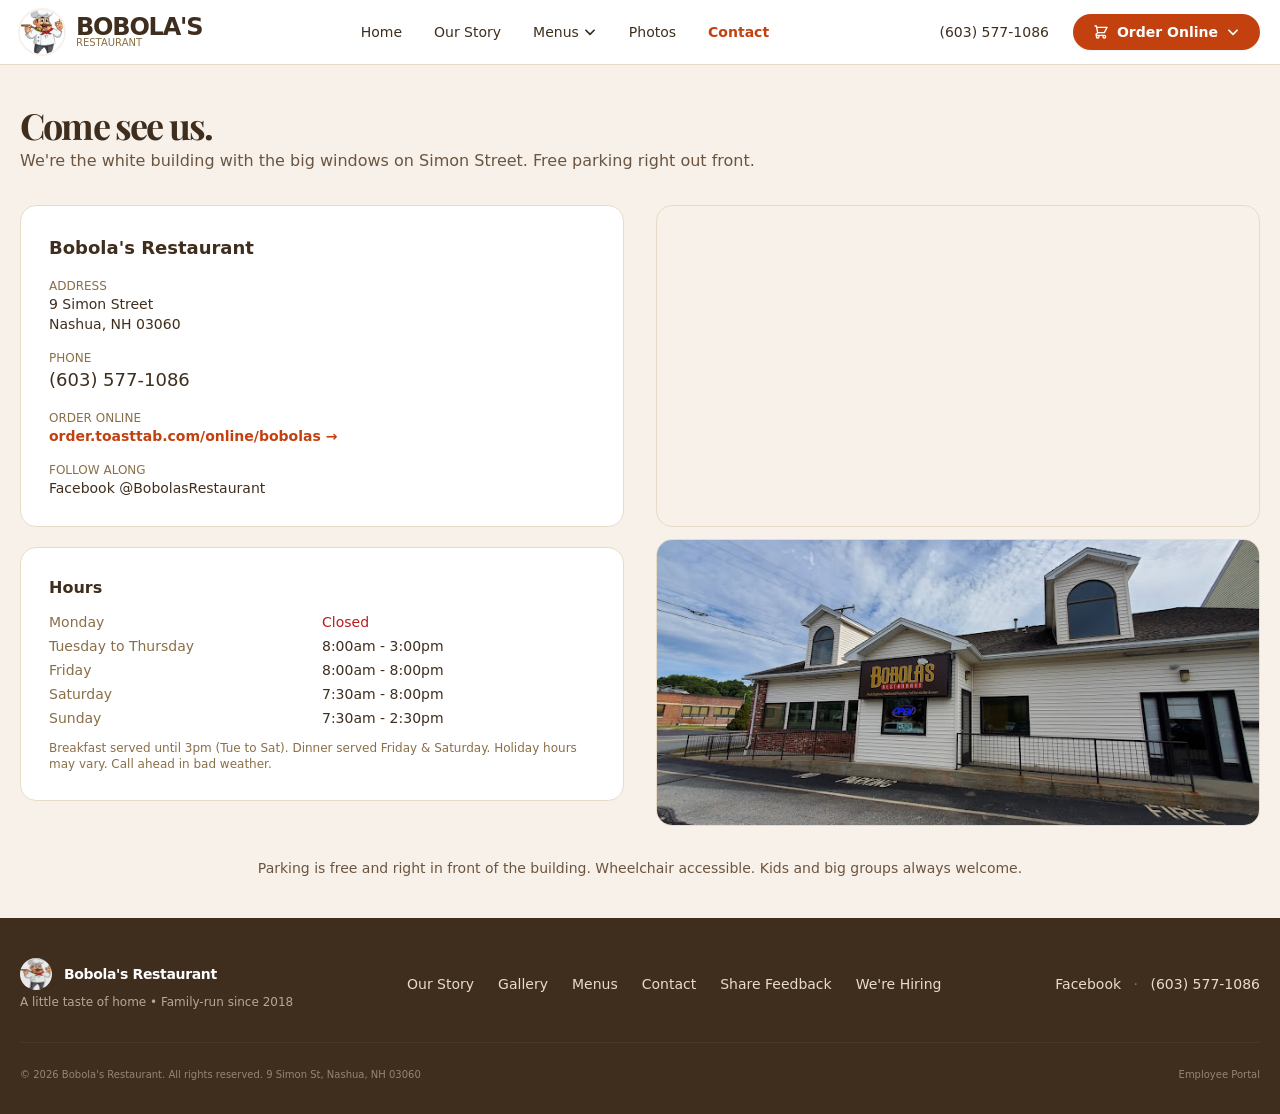
<file: contact.html>
<!DOCTYPE html>
<html lang="en">
<head>
  <meta charset="UTF-8" />
  <meta name="viewport" content="width=device-width, initial-scale=1.0" />
  <title>Contact &amp; Hours | Bobola's Restaurant Nashua NH</title>
  <meta name="description" content="Bobola's Restaurant, 9 Simon Street, Nashua NH 03060. (603) 577-1086. Hours: Tue to Thu 8am to 3pm, Fri 8am to 8pm, Sat 7:30am to 8pm, Sun 7:30am to 2:30pm. Closed Mondays. Free parking." />
  <link rel="canonical" href="https://bobolasnashua.com/contact.html" />
  <link rel="icon" type="image/png" href="images/favicon.png" />
  <!-- Fonts -->
  <link rel="preconnect" href="https://fonts.googleapis.com">
  <link rel="preconnect" href="https://fonts.gstatic.com" crossorigin>
  <link href="https://fonts.googleapis.com/css2?family=Inter:wght@400;500;600;700&family=Playfair+Display:wght@700&display=swap" rel="stylesheet">
  <!-- Compiled Tailwind (no CDN) -->
  <link rel="stylesheet" href="css/tailwind.css?v=20260619e" />

  <!-- Local Business / Restaurant structured data (SEO) -->
  <script type="application/ld+json">
  {
    "@context": "https://schema.org",
    "@type": "Restaurant",
    "name": "Bobola's Restaurant",
    "image": "https://bobolasnashua.com/images/building/front.jpg",
    "url": "https://bobolasnashua.com/contact.html",
    "telephone": "+1-603-577-1086",
    "priceRange": "$$",
    "servesCuisine": ["American", "Breakfast", "Comfort Food", "Italian"],
    "acceptsReservations": "False",
    "hasMenu": "https://bobolasnashua.com/bkmenu.html",
    "address": {
      "@type": "PostalAddress",
      "streetAddress": "9 Simon Street",
      "addressLocality": "Nashua",
      "addressRegion": "NH",
      "postalCode": "03060",
      "addressCountry": "US"
    },
    "sameAs": ["https://www.facebook.com/BobolasRestaurant/"],
    "openingHoursSpecification": [
      { "@type": "OpeningHoursSpecification", "dayOfWeek": ["Tuesday", "Wednesday", "Thursday"], "opens": "08:00", "closes": "15:00" },
      { "@type": "OpeningHoursSpecification", "dayOfWeek": "Friday", "opens": "08:00", "closes": "20:00" },
      { "@type": "OpeningHoursSpecification", "dayOfWeek": "Saturday", "opens": "07:30", "closes": "20:00" },
      { "@type": "OpeningHoursSpecification", "dayOfWeek": "Sunday", "opens": "07:30", "closes": "14:30" }
    ]
  }
  </script>
</head>
<body class="bg-[#f8f1e9] text-[#3f2e1e]">
  <header class="bg-white border-b border-[#e8dcc8] sticky top-0 z-50">
    <div class="tail-container">
      <div class="flex items-center justify-between h-16">
        <a href="index.html" class="flex items-center gap-3 group">
          <img src="images/chef-logo.jpg" alt="Bobola's Chef Logo" class="w-11 h-11 rounded-full object-cover ring-2 ring-[#f8f1e9] group-hover:ring-[#c2410f]/30 transition" onerror="this.src='images/logo.jpg'">
          <div>
            <div class="font-bold text-2xl tracking-tighter leading-none">BOBOLA'S</div>
            <div class="text-[10px] text-[#8a6f47] -mt-1 font-medium">RESTAURANT</div>
          </div>
        </a>
        <nav class="hidden md:flex items-center gap-8 text-sm font-medium">
          <a href="index.html" class="nav-link text-[#3f2e1e]">Home</a>
          <a href="about.html" class="nav-link text-[#3f2e1e]">Our Story</a>
          <div class="relative group">
            <button class="nav-link flex items-center gap-1 text-[#3f2e1e]">
              Menus
              <svg xmlns="http://www.w3.org/2000/svg" class="w-3.5 h-3.5" fill="none" viewBox="0 0 24 24" stroke="currentColor"><path stroke-linecap="round" stroke-linejoin="round" stroke-width="3" d="M19 9l-7 7-7-7" /></svg>
            </button>
            <div class="absolute left-0 mt-2 w-48 bg-white rounded-xl shadow-lg border border-[#e8dcc8] py-1 opacity-0 invisible group-hover:opacity-100 group-hover:visible transition-all">
              <a href="bkmenu.html" class="block px-4 py-2 text-sm hover:bg-[#f8f1e9]">Breakfast</a>
              <a href="lunchmenu.html" class="block px-4 py-2 text-sm hover:bg-[#f8f1e9]">Lunch</a>
              <a href="dinmenu.html" class="block px-4 py-2 text-sm hover:bg-[#f8f1e9]">Dinner</a>
            </div>
          </div>
          <a href="photos.html" class="nav-link text-[#3f2e1e]">Photos</a>
          <a href="contact.html" class="nav-link text-[#c2410f] font-semibold">Contact</a>
        </nav>
        <div class="hidden md:flex items-center gap-3">
          <a href="tel:6035771086" class="text-sm font-medium px-3 py-1.5 hover:bg-[#f8f1e9] rounded-lg">(603) 577-1086</a>
          <div class="relative group">
            <button class="warm-btn px-5 py-2 rounded-full text-sm font-semibold flex items-center gap-2 shadow-sm">
              <svg xmlns="http://www.w3.org/2000/svg" class="w-4 h-4" fill="none" viewBox="0 0 24 24" stroke="currentColor"><path stroke-linecap="round" stroke-linejoin="round" stroke-width="2" d="M3 3h2l.4 2M7 13h10l4-8H5.4M7 13L5.4 5M7 13l-2.293 2.293c-.63.63-.184 1.707.707 1.707H17m0 0a2 2 0 100 4 2 2 0 000-4zm-8 2a2 2 0 11-4 0 2 2 0 014 0z" /></svg>
              Order Online
              <svg xmlns="http://www.w3.org/2000/svg" class="w-3.5 h-3.5" fill="none" viewBox="0 0 24 24" stroke="currentColor"><path stroke-linecap="round" stroke-linejoin="round" stroke-width="3" d="M19 9l-7 7-7-7" /></svg>
            </button>
            <div class="absolute right-0 mt-2 w-60 bg-white rounded-xl shadow-lg border border-[#e8dcc8] p-1.5 opacity-0 invisible group-hover:opacity-100 group-hover:visible transition-all">
              <a href="https://order.toasttab.com/online/bobolas" target="_blank" rel="noopener" class="flex items-center gap-3 px-3 py-2.5 rounded-lg hover:bg-[#f8f1e9]">
                <svg xmlns="http://www.w3.org/2000/svg" class="w-5 h-5 text-[#c2410f] shrink-0" fill="none" viewBox="0 0 24 24" stroke="currentColor" stroke-width="1.7"><path stroke-linecap="round" stroke-linejoin="round" d="M5 8h14l-1 11a2 2 0 01-2 1.8H8A2 2 0 016 19L5 8zM9 8V6a3 3 0 016 0v2"/></svg>
                <span class="text-sm"><span class="font-semibold block leading-tight">Pickup</span><span class="text-xs text-[#8a6f47]">Order online with Toast</span></span>
              </a>
              <a href="https://www.doordash.com/store/bobola%27s-restaurant-nashua-42163289/104150355/" target="_blank" rel="noopener" class="flex items-center gap-3 px-3 py-2.5 rounded-lg hover:bg-[#f8f1e9]">
                <img src="images/doordash-logo.svg" alt="DoorDash" class="h-4 shrink-0">
                <span class="text-sm"><span class="font-semibold block leading-tight">Delivery</span><span class="text-xs text-[#8a6f47]">Get it brought to you</span></span>
              </a>
            </div>
          </div>
        </div>
        <div class="md:hidden flex items-center gap-2">
          <a href="https://order.toasttab.com/online/bobolas" target="_blank" rel="noopener" class="warm-btn px-4 py-1.5 rounded-full text-sm font-semibold">Order</a>
          <button id="mobile-menu-btn" class="p-2 rounded-lg hover:bg-[#f8f1e9]" aria-label="Menu">
            <svg xmlns="http://www.w3.org/2000/svg" class="w-6 h-6" fill="none" viewBox="0 0 24 24" stroke="currentColor"><path stroke-linecap="round" stroke-linejoin="round" stroke-width="2" d="M4 6h16M4 12h16M4 18h16"/></svg>
          </button>
        </div>
      </div>
    </div>
  </header>

  <div id="mobile-menu" class="hidden md:hidden border-b bg-white">
    <div class="tail-container py-4 flex flex-col gap-1 text-sm font-medium">
      <a href="index.html" class="py-2 px-1">Home</a>
      <a href="about.html" class="py-2 px-1">Our Story</a>
      <a href="bkmenu.html" class="py-2 px-1">Breakfast Menu</a>
      <a href="lunchmenu.html" class="py-2 px-1">Lunch Menu</a>
      <a href="dinmenu.html" class="py-2 px-1">Dinner Menu</a>
      <a href="photos.html" class="py-2 px-1">Photo Gallery</a>
      <a href="contact.html" class="py-2 px-1">Contact &amp; Hours</a>
      <a href="feedback.html" class="py-2 px-1">Share Feedback</a>
      <div class="pt-2 mt-2 border-t flex flex-col gap-2">
        <a href="tel:6035771086" class="py-1.5">(603) 577-1086</a>
        <a href="https://order.toasttab.com/online/bobolas" target="_blank" rel="noopener" class="warm-btn text-center py-2.5 rounded-full font-semibold">Order Pickup (Toast)</a>
        <a href="https://www.doordash.com/store/bobola%27s-restaurant-nashua-42163289/104150355/" target="_blank" rel="noopener" class="text-center py-2.5 rounded-full font-semibold border border-[#e8dcc8] inline-flex items-center justify-center gap-2"><img src="images/doordash-logo.svg" alt="DoorDash" class="h-4"> Delivery</a>
      </div>
    </div>
  </div>

  <main class="max-w-[1280px] mx-auto px-5 py-10">
    <h1 class="section-title text-4xl tracking-tighter font-bold">Come see us.</h1>
    <p class="text-[#6b5540] mt-1">We're the white building with the big windows on Simon Street. Free parking right out front.</p>

    <div class="mt-8 grid md:grid-cols-2 gap-8">
      <!-- Info -->
      <div>
        <div class="bg-white border border-[#e8dcc8] rounded-2xl p-7">
          <div class="font-semibold mb-4 text-lg">Bobola's Restaurant</div>
          <div class="space-y-4 text-sm">
            <div>
              <div class="text-[#8a6f47] text-xs">ADDRESS</div>
              <div class="font-medium">9 Simon Street<br>Nashua, NH 03060</div>
            </div>
            <div>
              <div class="text-[#8a6f47] text-xs">PHONE</div>
              <a href="tel:6035771086" class="font-medium text-lg">(603) 577-1086</a>
            </div>
            <div>
              <div class="text-[#8a6f47] text-xs">ORDER ONLINE</div>
              <a href="https://order.toasttab.com/online/bobolas" target="_blank" class="font-semibold text-[#c2410f]">order.toasttab.com/online/bobolas →</a>
            </div>
            <div>
              <div class="text-[#8a6f47] text-xs">FOLLOW ALONG</div>
              <a href="https://www.facebook.com/BobolasRestaurant/" target="_blank" class="font-medium">Facebook @BobolasRestaurant</a>
            </div>
          </div>
        </div>

        <div class="mt-5 bg-white border border-[#e8dcc8] rounded-2xl p-7">
          <div class="font-semibold mb-3">Hours</div>
          <div class="grid grid-cols-2 gap-y-1 text-sm">
            <div class="text-[#8a6f47]">Monday</div><div class="font-medium text-red-700">Closed</div>
            <div class="text-[#8a6f47]">Tuesday to Thursday</div><div>8:00am - 3:00pm</div>
            <div class="text-[#8a6f47]">Friday</div><div>8:00am - 8:00pm</div>
            <div class="text-[#8a6f47]">Saturday</div><div>7:30am - 8:00pm</div>
            <div class="text-[#8a6f47]">Sunday</div><div>7:30am - 2:30pm</div>
          </div>
          <div class="text-xs text-[#8a6f47] mt-3">Breakfast served until 3pm (Tue to Sat). Dinner served Friday &amp; Saturday. Holiday hours may vary. Call ahead in bad weather.</div>
        </div>
      </div>

      <!-- Map + building photo -->
      <div>
        <div class="rounded-2xl overflow-hidden border border-[#e8dcc8]">
          <iframe src="https://www.google.com/maps/embed?pb=!1m18!1m12!1m3!1d2935.296353878107!2d-71.48893792346143!3d42.62975837114251!2m3!1f0!2f0!3f0!3m2!1i1024!2i768!4f13.1!3m3!1m2!1s0x89e3b9e5b9c2f7bb%3A0xf03f7d5a8a2bb7e!2s9%20Simon%20St%2C%20Nashua%2C%20NH%2003060!5e0!3m2!1sen!2sus!4v1710799758070!5m2!1sen!2sus" width="100%" height="320" style="border:0;" allowfullscreen="" loading="lazy"></iframe>
        </div>
        <div class="mt-3 rounded-2xl overflow-hidden border border-[#e8dcc8]">
          <img src="images/building/front.jpg" alt="Bobola's building exterior" class="w-full">
        </div>
      </div>
    </div>

    <div class="mt-8 text-center text-sm text-[#6b5540]">
      Parking is free and right in front of the building. Wheelchair accessible. Kids and big groups always welcome.
    </div>
  </main>

  <footer class="bg-[#3f2e1e] text-[#e8dcc8] pt-10 pb-8">
    <div class="tail-container">
      <div class="flex flex-col md:flex-row md:items-center gap-y-6 justify-between text-sm">
        <div>
          <div class="flex items-center gap-3 text-white mb-1">
            <img src="images/chef-logo.jpg" class="w-8 h-8 rounded-full opacity-90" alt="Bobola's chef logo" onerror="this.src='images/logo.jpg'">
            <span class="font-semibold tracking-tight">Bobola's Restaurant</span>
          </div>
          <div class="text-xs opacity-70">A little taste of home • Family-run since 2018</div>
        </div>
        <div class="flex flex-wrap gap-x-6 gap-y-1 text-xs md:text-sm">
          <a href="about.html" class="hover:text-white">Our Story</a>
          <a href="photos.html" class="hover:text-white">Gallery</a>
          <a href="bkmenu.html" class="hover:text-white">Menus</a>
          <a href="contact.html" class="hover:text-white">Contact</a>
          <a href="feedback.html" class="hover:text-white">Share Feedback</a>
          <a href="hiring.html" class="hover:text-white">We're Hiring</a>
        </div>
        <div class="text-xs md:text-sm">
          <a href="https://www.facebook.com/BobolasRestaurant/" target="_blank" rel="noopener" class="hover:text-white">Facebook</a>
          <span class="mx-2 opacity-40">·</span>
          <a href="tel:6035771086" class="hover:text-white">(603) 577-1086</a>
        </div>
      </div>
      <div class="mt-8 pt-6 border-t border-white/10 text-[10px] opacity-50 flex flex-col md:flex-row gap-1 md:items-center justify-between">
        <div>© 2026 Bobola's Restaurant. All rights reserved. 9 Simon St, Nashua, NH 03060</div>
        <div class="flex gap-3">
          <a href="employee.html" class="hover:opacity-100">Employee Portal</a>
        </div>
      </div>
    </div>
  </footer>

  <script>
    const mobileBtn = document.getElementById('mobile-menu-btn');
    const mobileMenu = document.getElementById('mobile-menu');
    if (mobileBtn && mobileMenu) {
      mobileBtn.addEventListener('click', () => mobileMenu.classList.toggle('hidden'));
      mobileMenu.querySelectorAll('a').forEach(a => a.addEventListener('click', () => mobileMenu.classList.add('hidden')));
    }
  </script>
</body>
</html>
</file>
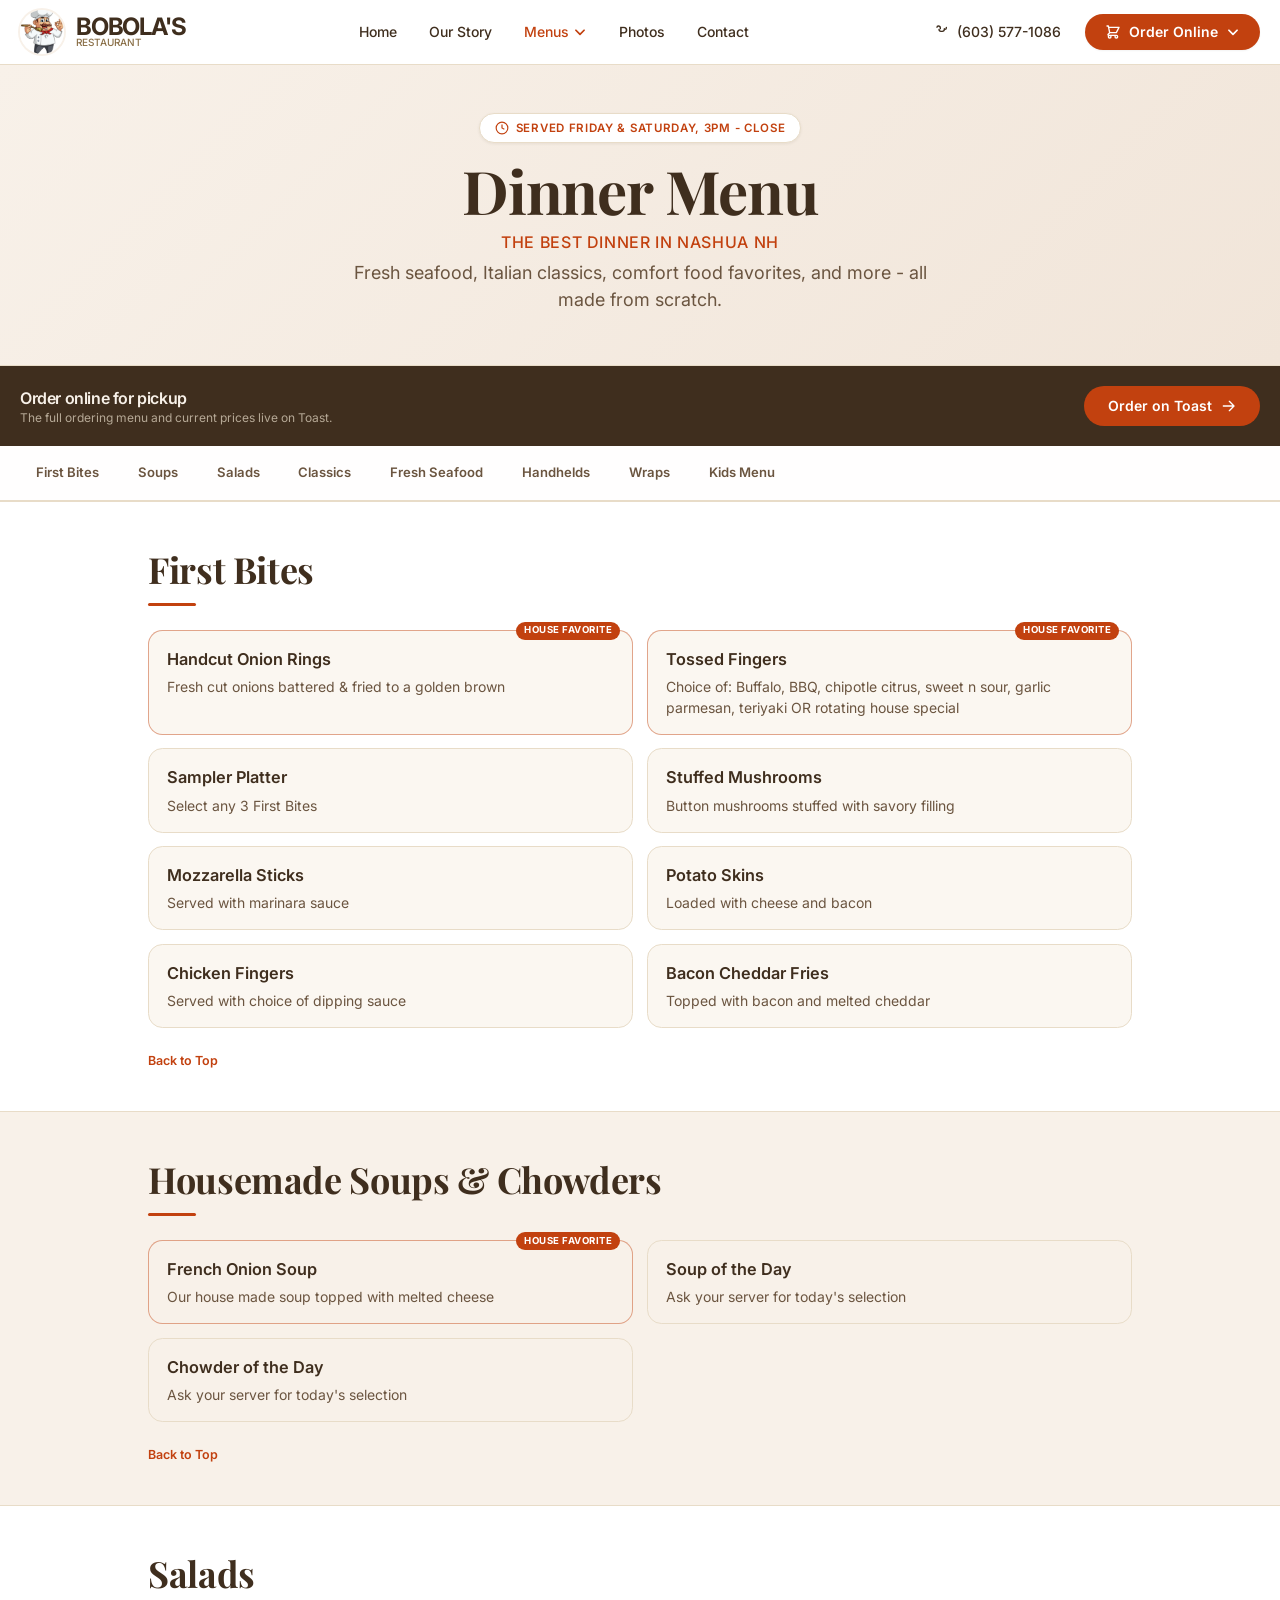
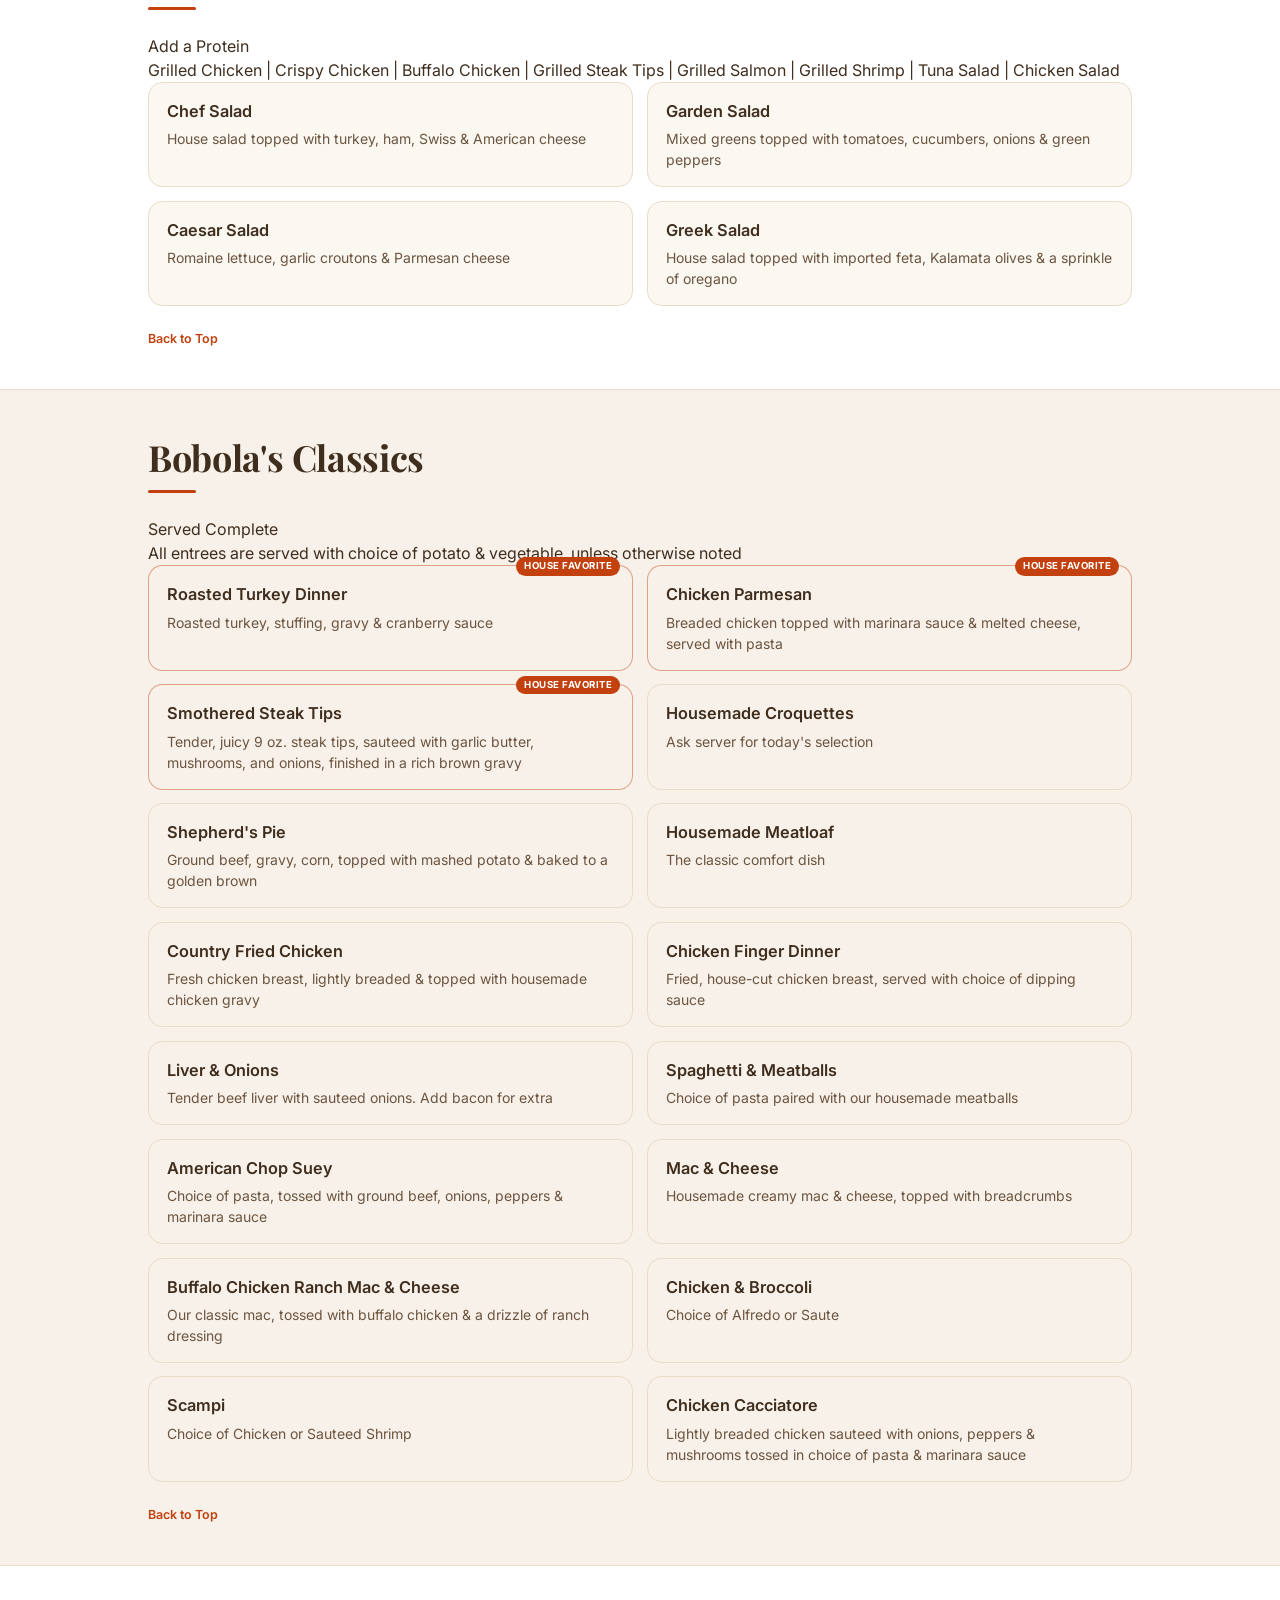
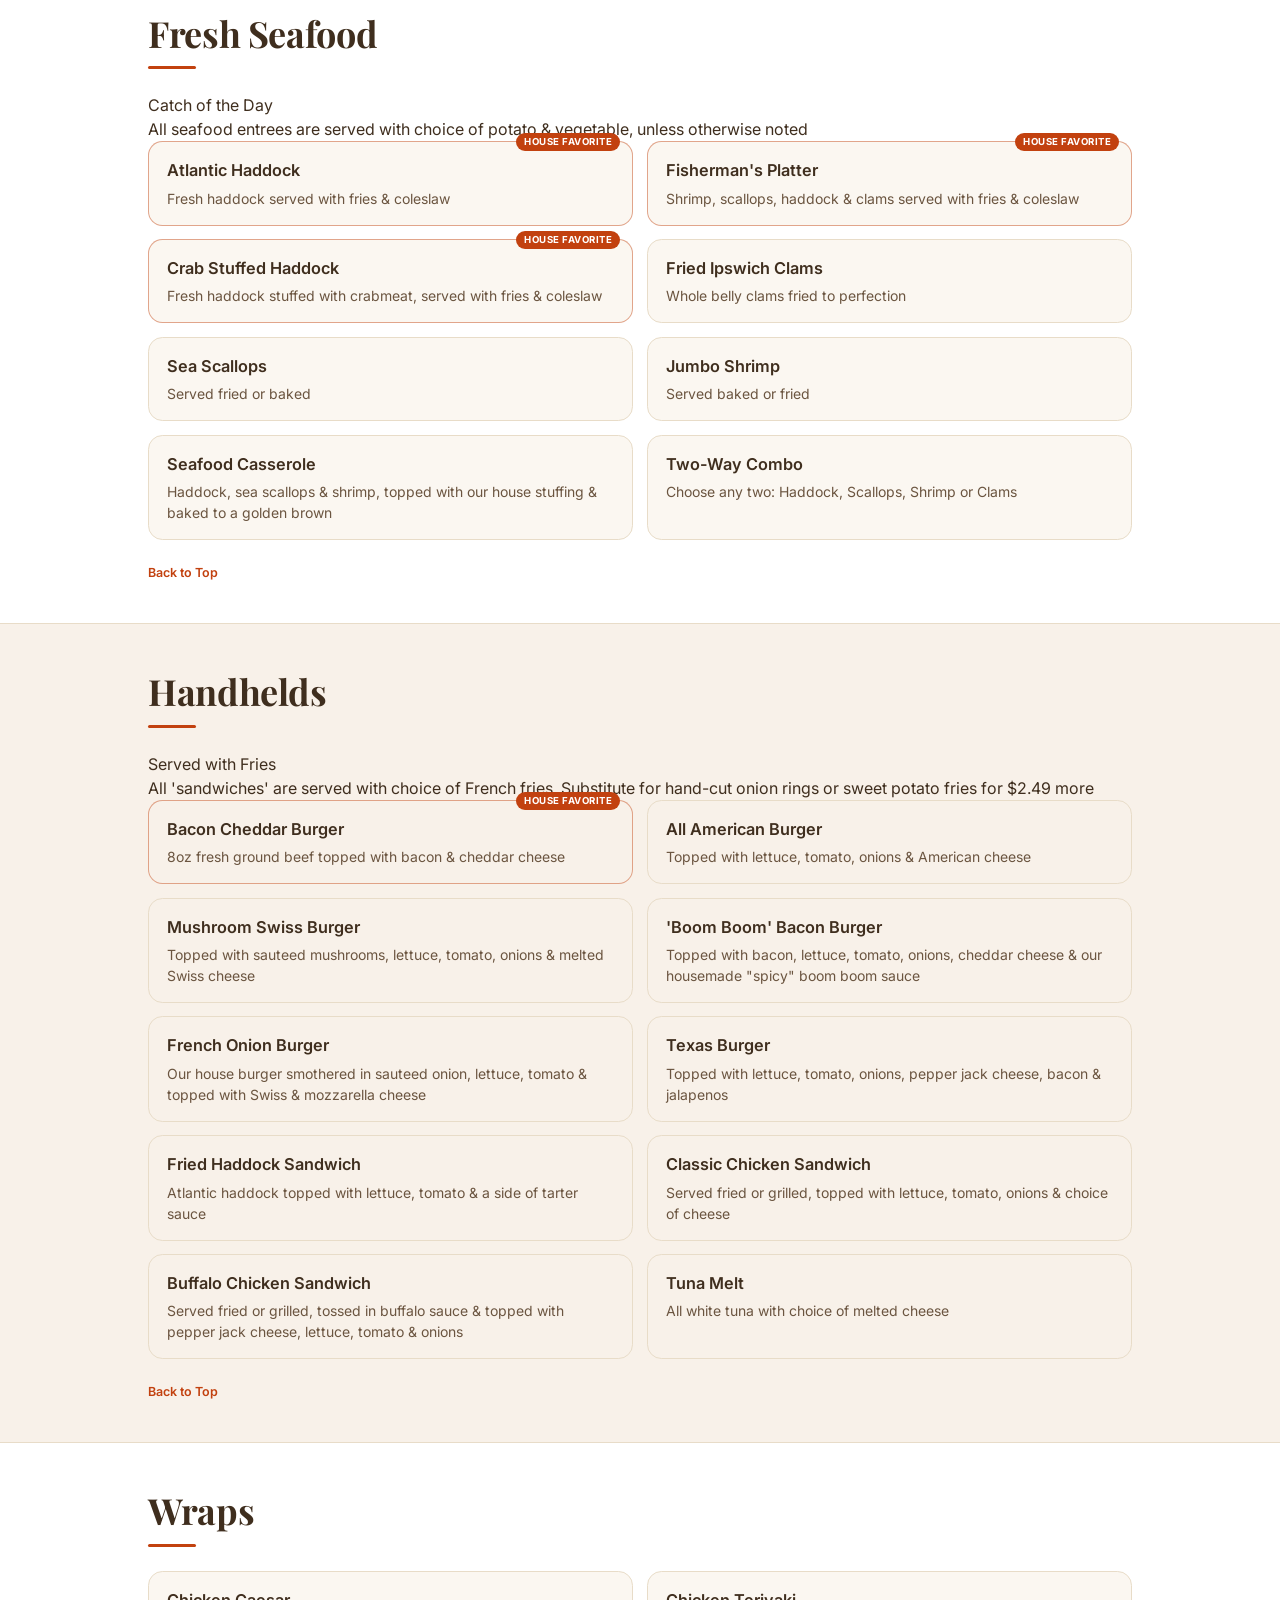
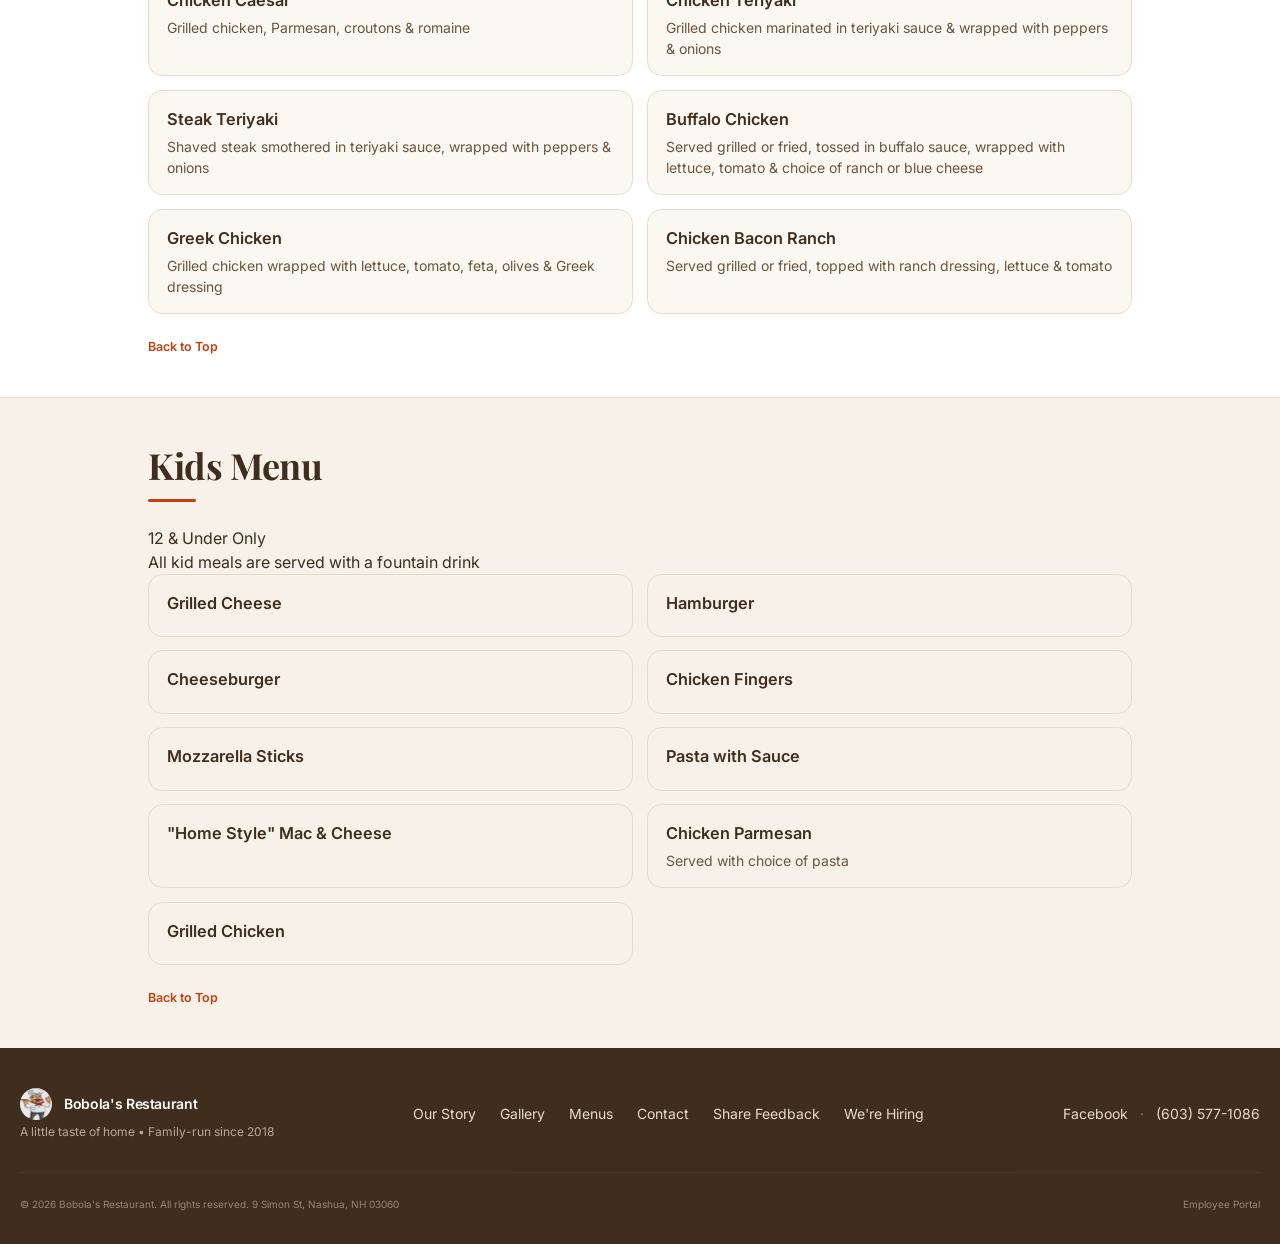
<file: dinmenu.html>
<!DOCTYPE html>
<html lang="en">
<head>
  <meta charset="UTF-8" />
  <meta name="viewport" content="width=device-width, initial-scale=1.0" />
  <meta name="theme-color" content="#c2410f" />
  <link rel="manifest" href="manifest.json" />

  <!-- SEO Meta Tags -->
  <title>Dinner Menu | Bobola's Nashua NH - Best Pasta, Fresh Seafood & Comfort Food Dinners</title>
  <meta name="description" content="The best pasta, fresh seafood & comfort food dinners in Nashua NH! Try our Italian favorites, fresh seafood, burgers & more. Served Friday &amp; Saturday evenings at Bobola's Restaurant." />
  <meta name="keywords" content="dinner menu Nashua NH, Bobola's dinner, Italian food, fresh seafood, pasta, comfort food, dinner restaurant Nashua, best dinner Nashua" />
  <meta name="author" content="Bobola's Restaurant" />
  <meta name="robots" content="index, follow" />
  <link rel="canonical" href="https://bobolasnashua.com/dinmenu.html" />

  <!-- Open Graph Meta Tags -->
  <meta property="og:title" content="Dinner Menu | Bobola's Nashua NH - Best Pasta, Fresh Seafood & Comfort Food Dinners" />
  <meta property="og:description" content="The best pasta, fresh seafood & comfort food dinners in Nashua NH! Try our Italian favorites, fresh seafood, burgers & more. Served Friday &amp; Saturday evenings at Bobola's Restaurant." />
  <meta property="og:type" content="restaurant.menu" />
  <meta property="og:url" content="https://bobolasnashua.com/dinmenu.html" />
  <meta property="og:image" content="https://bobolasnashua.com/images/Home/bobolatextlogo.png" />
  <meta property="og:site_name" content="Bobola's Restaurant" />

  <!-- Menu Schema -->
  <script type="application/ld+json">
  {
    "@context": "https://schema.org",
    "@type": "Menu",
    "name": "Bobola's Dinner Menu",
    "description": "The best pasta, fresh seafood & comfort food dinners featuring Italian favorites, fresh seafood, burgers, and more. Served Friday &amp; Saturday evenings.",
    "url": "https://bobolasnashua.com/dinmenu.html",
    "restaurant": {
      "@type": "Restaurant",
      "name": "Bobola's Restaurant",
      "address": {
        "@type": "PostalAddress",
        "streetAddress": "9 Simon Street",
        "addressLocality": "Nashua",
        "addressRegion": "NH",
        "postalCode": "03060"
      },
      "telephone": "+1-603-577-1086"
    }
  }
  </script>

  <link rel="icon" type="image/png" href="images/favicon.png" />
  <!-- Fonts -->
  <link rel="preconnect" href="https://fonts.googleapis.com">
  <link rel="preconnect" href="https://fonts.gstatic.com" crossorigin>
  <link href="https://fonts.googleapis.com/css2?family=Inter:wght@400;500;600;700&family=Playfair+Display:wght@700&display=swap" rel="stylesheet">
  <!-- Compiled Tailwind (no CDN) + warm menu theme -->
  <link rel="stylesheet" href="css/tailwind.css?v=20260619e" />
  <link rel="stylesheet" href="css/site.css?v=20260619e" />
</head>

<body>
  <!-- Header -->
  <header class="bg-white border-b border-[#e8dcc8] sticky top-0 z-50">
    <div class="tail-container">
      <div class="flex items-center justify-between h-16">
        <a href="index.html" class="flex items-center gap-3 group">
          <img src="images/chef-logo.jpg" alt="Bobola's Chef Logo" class="w-11 h-11 rounded-full object-cover ring-2 ring-[#f8f1e9] group-hover:ring-[#c2410f]/30 transition" onerror="this.src='images/logo.jpg'">
          <div>
            <div class="font-bold text-2xl tracking-tighter leading-none">BOBOLA'S</div>
            <div class="text-[10px] text-[#8a6f47] -mt-1 font-medium">RESTAURANT</div>
          </div>
        </a>
        <nav class="hidden md:flex items-center gap-8 text-sm font-medium">
          <a href="index.html" class="nav-link text-[#3f2e1e]">Home</a>
          <a href="about.html" class="nav-link text-[#3f2e1e]">Our Story</a>
          <div class="relative group">
            <button class="nav-link flex items-center gap-1 text-[#c2410f]">
              Menus
              <svg xmlns="http://www.w3.org/2000/svg" class="w-3.5 h-3.5" fill="none" viewBox="0 0 24 24" stroke="currentColor"><path stroke-linecap="round" stroke-linejoin="round" stroke-width="3" d="M19 9l-7 7-7-7" /></svg>
            </button>
            <div class="absolute left-0 mt-2 w-48 bg-white rounded-xl shadow-lg border border-[#e8dcc8] py-1 opacity-0 invisible group-hover:opacity-100 group-hover:visible transition-all">
              <a href="bkmenu.html" class="block px-4 py-2 text-sm hover:bg-[#f8f1e9]">Breakfast</a>
              <a href="lunchmenu.html" class="block px-4 py-2 text-sm hover:bg-[#f8f1e9]">Lunch</a>
              <a href="dinmenu.html" class="block px-4 py-2 text-sm hover:bg-[#f8f1e9] text-[#c2410f] font-medium">Dinner</a>
            </div>
          </div>
          <a href="photos.html" class="nav-link text-[#3f2e1e]">Photos</a>
          <a href="contact.html" class="nav-link text-[#3f2e1e]">Contact</a>
        </nav>
        <div class="hidden md:flex items-center gap-3">
          <a href="tel:6035771086" class="text-sm font-medium px-3 py-1.5 hover:bg-[#f8f1e9] rounded-lg flex items-center gap-1.5">
            <svg xmlns="http://www.w3.org/2000/svg" class="w-4 h-4" fill="none" viewBox="0 0 24 24" stroke="currentColor"><path stroke-linecap="round" stroke-linejoin="round" stroke-width="2" d="M3 5a2 2 0 012-2 3 3 0 013 3v1m6 0v1a3 3 0 01-3 3H9a3 3 0 01-3-3V8m9 0a2 2 0 002-2V5" /></svg>
            <span>(603) 577-1086</span>
          </a>
          <div class="relative group">
            <button class="warm-btn px-5 py-2 rounded-full text-sm font-semibold flex items-center gap-2 shadow-sm">
              <svg xmlns="http://www.w3.org/2000/svg" class="w-4 h-4" fill="none" viewBox="0 0 24 24" stroke="currentColor"><path stroke-linecap="round" stroke-linejoin="round" stroke-width="2" d="M3 3h2l.4 2M7 13h10l4-8H5.4M7 13L5.4 5M7 13l-2.293 2.293c-.63.63-.184 1.707.707 1.707H17m0 0a2 2 0 100 4 2 2 0 000-4zm-8 2a2 2 0 11-4 0 2 2 0 014 0z" /></svg>
              Order Online
              <svg xmlns="http://www.w3.org/2000/svg" class="w-3.5 h-3.5" fill="none" viewBox="0 0 24 24" stroke="currentColor"><path stroke-linecap="round" stroke-linejoin="round" stroke-width="3" d="M19 9l-7 7-7-7" /></svg>
            </button>
            <div class="absolute right-0 mt-2 w-60 bg-white rounded-xl shadow-lg border border-[#e8dcc8] p-1.5 opacity-0 invisible group-hover:opacity-100 group-hover:visible transition-all">
              <a href="https://order.toasttab.com/online/bobolas" target="_blank" rel="noopener" class="flex items-center gap-3 px-3 py-2.5 rounded-lg hover:bg-[#f8f1e9]">
                <svg xmlns="http://www.w3.org/2000/svg" class="w-5 h-5 text-[#c2410f] shrink-0" fill="none" viewBox="0 0 24 24" stroke="currentColor" stroke-width="1.7"><path stroke-linecap="round" stroke-linejoin="round" d="M5 8h14l-1 11a2 2 0 01-2 1.8H8A2 2 0 016 19L5 8zM9 8V6a3 3 0 016 0v2"/></svg>
                <span class="text-sm"><span class="font-semibold block leading-tight">Pickup</span><span class="text-xs text-[#8a6f47]">Order online with Toast</span></span>
              </a>
              <a href="https://www.doordash.com/store/bobola%27s-restaurant-nashua-42163289/104150355/" target="_blank" rel="noopener" class="flex items-center gap-3 px-3 py-2.5 rounded-lg hover:bg-[#f8f1e9]">
                <img src="images/doordash-logo.svg" alt="DoorDash" class="h-4 shrink-0">
                <span class="text-sm"><span class="font-semibold block leading-tight">Delivery</span><span class="text-xs text-[#8a6f47]">Get it brought to you</span></span>
              </a>
            </div>
          </div>
        </div>
        <div class="md:hidden flex items-center gap-2">
          <a href="https://order.toasttab.com/online/bobolas" target="_blank" rel="noopener" class="warm-btn px-4 py-1.5 rounded-full text-sm font-semibold">Order</a>
          <button id="mobile-menu-btn" class="p-2 rounded-lg hover:bg-[#f8f1e9]" aria-label="Menu">
            <svg xmlns="http://www.w3.org/2000/svg" class="w-6 h-6" fill="none" viewBox="0 0 24 24" stroke="currentColor"><path stroke-linecap="round" stroke-linejoin="round" stroke-width="2" d="M4 6h16M4 12h16M4 18h16" /></svg>
          </button>
        </div>
      </div>
    </div>
  </header>

  <!-- Mobile Menu -->
  <div id="mobile-menu" class="hidden md:hidden bg-white border-b border-[#e8dcc8]">
    <div class="tail-container py-4 flex flex-col gap-1 text-sm font-medium">
      <a href="index.html" class="py-2 px-1">Home</a>
      <a href="about.html" class="py-2 px-1">Our Story</a>
      <a href="bkmenu.html" class="py-2 px-1">Breakfast Menu</a>
      <a href="lunchmenu.html" class="py-2 px-1">Lunch Menu</a>
      <a href="dinmenu.html" class="py-2 px-1">Dinner Menu</a>
      <a href="photos.html" class="py-2 px-1">Photo Gallery</a>
      <a href="contact.html" class="py-2 px-1">Contact &amp; Hours</a>
      <a href="feedback.html" class="py-2 px-1">Share Feedback</a>
      <div class="pt-2 mt-2 border-t flex flex-col gap-2">
        <a href="tel:6035771086" class="py-1.5">(603) 577-1086</a>
        <a href="https://order.toasttab.com/online/bobolas" target="_blank" rel="noopener" class="warm-btn text-center py-2.5 rounded-full font-semibold">Order Pickup (Toast)</a>
        <a href="https://www.doordash.com/store/bobola%27s-restaurant-nashua-42163289/104150355/" target="_blank" rel="noopener" class="text-center py-2.5 rounded-full font-semibold border border-[#e8dcc8] inline-flex items-center justify-center gap-2"><img src="images/doordash-logo.svg" alt="DoorDash" class="h-4"> Delivery</a>
      </div>
    </div>
  </div>

  <main>
    <!-- Hero Section -->
    <section class="menu-hero">
      <div class="menu-hero__content">
        <div class="menu-hero__badge">
          <svg xmlns="http://www.w3.org/2000/svg" viewBox="0 0 24 24" fill="none" stroke="currentColor" stroke-width="2"><circle cx="12" cy="12" r="10"></circle><polyline points="12 6 12 12 16 14"></polyline></svg>
          Served Friday &amp; Saturday, 3pm - Close
        </div>
        <h1>
          Dinner Menu
          <span>The Best Dinner in Nashua NH</span>
        </h1>
        <p>Fresh seafood, Italian classics, comfort food favorites, and more - all made from scratch.</p>
      </div>
    </section>

    <!-- Order on Toast CTA -->
    <section class="bg-[#3f2e1e] text-[#f8f1e9]">
      <div class="max-w-[1280px] mx-auto px-5 py-5 flex flex-col sm:flex-row sm:items-center sm:justify-between gap-3 text-center sm:text-left">
        <div>
          <div class="font-semibold tracking-tight">Order online for pickup</div>
          <div class="text-xs text-[#e8dcc8]/70">The full ordering menu and current prices live on Toast.</div>
        </div>
        <a href="https://order.toasttab.com/online/bobolas" target="_blank" rel="noopener" class="warm-btn inline-flex items-center justify-center gap-2 px-6 py-2.5 rounded-full text-sm font-semibold whitespace-nowrap">
          Order on Toast
          <svg xmlns="http://www.w3.org/2000/svg" class="w-4 h-4" fill="none" viewBox="0 0 24 24" stroke="currentColor"><path stroke-linecap="round" stroke-linejoin="round" stroke-width="2" d="M14 5l7 7-7 7M5 12h14"/></svg>
        </a>
      </div>
    </section>

    <!-- Quick Navigation -->
    <nav class="menu-tabs">
      <div class="menu-tabs__container">
        <a href="#first-bites" class="menu-tab">First Bites</a>
        <a href="#soups" class="menu-tab">Soups</a>
        <a href="#salads" class="menu-tab">Salads</a>
        <a href="#entrees" class="menu-tab">Classics</a>
        <a href="#fresh-seafood" class="menu-tab">Fresh Seafood</a>
        <a href="#handhelds" class="menu-tab">Handhelds</a>
        <a href="#wraps" class="menu-tab">Wraps</a>
        <a href="#kids" class="menu-tab">Kids Menu</a>
      </div>
    </nav>

    <!-- First Bites Section -->
    <section id="first-bites" class="menu-section">
      <div class="menu-section__container">
        <h2 class="menu-section__title">First Bites</h2>
        <div class="menu-section__items">
          <div class="menu-item menu-item--featured">
            <h3 class="menu-item__title">
              <strong>Handcut Onion Rings</strong>
              
            </h3>
            <p class="menu-item__description">Fresh cut onions battered & fried to a golden brown</p>
          </div>

          <div class="menu-item menu-item--featured">
            <h3 class="menu-item__title">
              <strong>Tossed Fingers</strong>
              
            </h3>
            <p class="menu-item__description">Choice of: Buffalo, BBQ, chipotle citrus, sweet n sour, garlic parmesan, teriyaki OR rotating house special</p>
          </div>

          <div class="menu-item">
            <h3 class="menu-item__title">
              <strong>Sampler Platter</strong>
              
            </h3>
            <p class="menu-item__description">Select any 3 First Bites</p>
          </div>

          <div class="menu-item">
            <h3 class="menu-item__title">
              <strong>Stuffed Mushrooms</strong>
              
            </h3>
            <p class="menu-item__description">Button mushrooms stuffed with savory filling</p>
          </div>

          <div class="menu-item">
            <h3 class="menu-item__title">
              <strong>Mozzarella Sticks</strong>
              
            </h3>
            <p class="menu-item__description">Served with marinara sauce</p>
          </div>

          <div class="menu-item">
            <h3 class="menu-item__title">
              <strong>Potato Skins</strong>
              
            </h3>
            <p class="menu-item__description">Loaded with cheese and bacon</p>
          </div>

          <div class="menu-item">
            <h3 class="menu-item__title">
              <strong>Chicken Fingers</strong>
              
            </h3>
            <p class="menu-item__description">Served with choice of dipping sauce</p>
          </div>

          <div class="menu-item">
            <h3 class="menu-item__title">
              <strong>Bacon Cheddar Fries</strong>
              
            </h3>
            <p class="menu-item__description">Topped with bacon and melted cheddar</p>
          </div>
        </div>
        <a href="#" class="back-to-top">Back to Top</a>
      </div>
    </section>

    <!-- Soups & Chowders Section -->
    <section id="soups" class="menu-section">
      <div class="menu-section__container">
        <h2 class="menu-section__title">Housemade Soups & Chowders</h2>
        <div class="menu-section__items">
          <div class="menu-item menu-item--featured">
            <h3 class="menu-item__title">
              <strong>French Onion Soup</strong>
              
            </h3>
            <p class="menu-item__description">Our house made soup topped with melted cheese</p>
          </div>

          <div class="menu-item">
            <h3 class="menu-item__title">
              <strong>Soup of the Day</strong>
              
            </h3>
            <p class="menu-item__description">Ask your server for today's selection</p>
          </div>

          <div class="menu-item">
            <h3 class="menu-item__title">
              <strong>Chowder of the Day</strong>
              
            </h3>
            <p class="menu-item__description">Ask your server for today's selection</p>
          </div>
        </div>
        <a href="#" class="back-to-top">Back to Top</a>
      </div>
    </section>

    <!-- Salads Section -->
    <section id="salads" class="menu-section">
      <div class="menu-section__container">
        <h2 class="menu-section__title">Salads</h2>
        <div class="menu-section__note">
          <p>Add a Protein</p>
          <p>Grilled Chicken | Crispy Chicken | Buffalo Chicken | Grilled Steak Tips | Grilled Salmon | Grilled Shrimp | Tuna Salad | Chicken Salad</p>
        </div>
        <div class="menu-section__items">
          <div class="menu-item">
            <h3 class="menu-item__title">
              <strong>Chef Salad</strong>
              
            </h3>
            <p class="menu-item__description">House salad topped with turkey, ham, Swiss & American cheese</p>
          </div>

          <div class="menu-item">
            <h3 class="menu-item__title">
              <strong>Garden Salad</strong>
              
            </h3>
            <p class="menu-item__description">Mixed greens topped with tomatoes, cucumbers, onions & green peppers</p>
          </div>

          <div class="menu-item">
            <h3 class="menu-item__title">
              <strong>Caesar Salad</strong>
              
            </h3>
            <p class="menu-item__description">Romaine lettuce, garlic croutons & Parmesan cheese</p>
          </div>

          <div class="menu-item">
            <h3 class="menu-item__title">
              <strong>Greek Salad</strong>
              
            </h3>
            <p class="menu-item__description">House salad topped with imported feta, Kalamata olives & a sprinkle of oregano</p>
          </div>
        </div>
        <a href="#" class="back-to-top">Back to Top</a>
      </div>
    </section>

    <!-- Bobola's Classics Section -->
    <section id="entrees" class="menu-section">
      <div class="menu-section__container">
        <h2 class="menu-section__title">Bobola's Classics</h2>
        <div class="menu-section__note">
          <p>Served Complete</p>
          <p>All entrees are served with choice of potato & vegetable, unless otherwise noted</p>
        </div>
        <div class="menu-section__items">
          <div class="menu-item menu-item--featured">
            <h3 class="menu-item__title">
              <strong>Roasted Turkey Dinner</strong>
              
            </h3>
            <p class="menu-item__description">Roasted turkey, stuffing, gravy & cranberry sauce</p>
          </div>

          <div class="menu-item menu-item--featured">
            <h3 class="menu-item__title">
              <strong>Chicken Parmesan</strong>
              
            </h3>
            <p class="menu-item__description">Breaded chicken topped with marinara sauce & melted cheese, served with pasta</p>
          </div>

          <div class="menu-item menu-item--featured">
            <h3 class="menu-item__title">
              <strong>Smothered Steak Tips</strong>
              
            </h3>
            <p class="menu-item__description">Tender, juicy 9 oz. steak tips, sauteed with garlic butter, mushrooms, and onions, finished in a rich brown gravy</p>
          </div>

          <div class="menu-item">
            <h3 class="menu-item__title">
              <strong>Housemade Croquettes</strong>
              
            </h3>
            <p class="menu-item__description">Ask server for today's selection</p>
          </div>

          <div class="menu-item">
            <h3 class="menu-item__title">
              <strong>Shepherd's Pie</strong>
              
            </h3>
            <p class="menu-item__description">Ground beef, gravy, corn, topped with mashed potato & baked to a golden brown</p>
          </div>

          <div class="menu-item">
            <h3 class="menu-item__title">
              <strong>Housemade Meatloaf</strong>
              
            </h3>
            <p class="menu-item__description">The classic comfort dish</p>
          </div>

          <div class="menu-item">
            <h3 class="menu-item__title">
              <strong>Country Fried Chicken</strong>
              
            </h3>
            <p class="menu-item__description">Fresh chicken breast, lightly breaded & topped with housemade chicken gravy</p>
          </div>

          <div class="menu-item">
            <h3 class="menu-item__title">
              <strong>Chicken Finger Dinner</strong>
              
            </h3>
            <p class="menu-item__description">Fried, house-cut chicken breast, served with choice of dipping sauce</p>
          </div>

          <div class="menu-item">
            <h3 class="menu-item__title">
              <strong>Liver & Onions</strong>
            </h3>
            <p class="menu-item__description">Tender beef liver with sauteed onions. Add bacon for extra</p>
          </div>

          <div class="menu-item">
            <h3 class="menu-item__title">
              <strong>Spaghetti & Meatballs</strong>
              
            </h3>
            <p class="menu-item__description">Choice of pasta paired with our housemade meatballs</p>
          </div>

          <div class="menu-item">
            <h3 class="menu-item__title">
              <strong>American Chop Suey</strong>
              
            </h3>
            <p class="menu-item__description">Choice of pasta, tossed with ground beef, onions, peppers & marinara sauce</p>
          </div>

          <div class="menu-item">
            <h3 class="menu-item__title">
              <strong>Mac & Cheese</strong>
              
            </h3>
            <p class="menu-item__description">Housemade creamy mac & cheese, topped with breadcrumbs</p>
          </div>

          <div class="menu-item">
            <h3 class="menu-item__title">
              <strong>Buffalo Chicken Ranch Mac & Cheese</strong>
              
            </h3>
            <p class="menu-item__description">Our classic mac, tossed with buffalo chicken & a drizzle of ranch dressing</p>
          </div>

          <div class="menu-item">
            <h3 class="menu-item__title">
              <strong>Chicken & Broccoli</strong>
            </h3>
            <p class="menu-item__description">Choice of Alfredo or Saute</p>
          </div>

          <div class="menu-item">
            <h3 class="menu-item__title">
              <strong>Scampi</strong>
            </h3>
            <p class="menu-item__description">Choice of Chicken or Sauteed Shrimp</p>
          </div>

          <div class="menu-item">
            <h3 class="menu-item__title">
              <strong>Chicken Cacciatore</strong>
              
            </h3>
            <p class="menu-item__description">Lightly breaded chicken sauteed with onions, peppers & mushrooms tossed in choice of pasta & marinara sauce</p>
          </div>
        </div>
        <a href="#" class="back-to-top">Back to Top</a>
      </div>
    </section>

    <!-- Fresh Seafood Section -->
    <section id="fresh-seafood" class="menu-section">
      <div class="menu-section__container">
        <h2 class="menu-section__title">Fresh Seafood</h2>
        <div class="menu-section__note">
          <p>Catch of the Day</p>
          <p>All seafood entrees are served with choice of potato & vegetable, unless otherwise noted</p>
        </div>
        <div class="menu-section__items">
          <div class="menu-item menu-item--featured">
            <h3 class="menu-item__title">
              <strong>Atlantic Haddock</strong>
              
            </h3>
            <p class="menu-item__description">Fresh haddock served with fries & coleslaw</p>
          </div>

          <div class="menu-item menu-item--featured">
            <h3 class="menu-item__title">
              <strong>Fisherman's Platter</strong>
              
            </h3>
            <p class="menu-item__description">Shrimp, scallops, haddock & clams served with fries & coleslaw</p>
          </div>

          <div class="menu-item menu-item--featured">
            <h3 class="menu-item__title">
              <strong>Crab Stuffed Haddock</strong>
              
            </h3>
            <p class="menu-item__description">Fresh haddock stuffed with crabmeat, served with fries & coleslaw</p>
          </div>

          <div class="menu-item">
            <h3 class="menu-item__title">
              <strong>Fried Ipswich Clams</strong>
              
            </h3>
            <p class="menu-item__description">Whole belly clams fried to perfection</p>
          </div>

          <div class="menu-item">
            <h3 class="menu-item__title">
              <strong>Sea Scallops</strong>
              
            </h3>
            <p class="menu-item__description">Served fried or baked</p>
          </div>

          <div class="menu-item">
            <h3 class="menu-item__title">
              <strong>Jumbo Shrimp</strong>
              
            </h3>
            <p class="menu-item__description">Served baked or fried</p>
          </div>

          <div class="menu-item">
            <h3 class="menu-item__title">
              <strong>Seafood Casserole</strong>
              
            </h3>
            <p class="menu-item__description">Haddock, sea scallops & shrimp, topped with our house stuffing & baked to a golden brown</p>
          </div>

          <div class="menu-item">
            <h3 class="menu-item__title">
              <strong>Two-Way Combo</strong>
              
            </h3>
            <p class="menu-item__description">Choose any two: Haddock, Scallops, Shrimp or Clams</p>
          </div>
        </div>
        <a href="#" class="back-to-top">Back to Top</a>
      </div>
    </section>

    <!-- Handhelds Section -->
    <section id="handhelds" class="menu-section">
      <div class="menu-section__container">
        <h2 class="menu-section__title">Handhelds</h2>
        <div class="menu-section__note">
          <p>Served with Fries</p>
          <p>All 'sandwiches' are served with choice of French fries. Substitute for hand-cut onion rings or sweet potato fries for $2.49 more</p>
        </div>
        <div class="menu-section__items">
          <div class="menu-item menu-item--featured">
            <h3 class="menu-item__title">
              <strong>Bacon Cheddar Burger</strong>
              
            </h3>
            <p class="menu-item__description">8oz fresh ground beef topped with bacon & cheddar cheese</p>
          </div>

          <div class="menu-item">
            <h3 class="menu-item__title">
              <strong>All American Burger</strong>
              
            </h3>
            <p class="menu-item__description">Topped with lettuce, tomato, onions & American cheese</p>
          </div>

          <div class="menu-item">
            <h3 class="menu-item__title">
              <strong>Mushroom Swiss Burger</strong>
              
            </h3>
            <p class="menu-item__description">Topped with sauteed mushrooms, lettuce, tomato, onions & melted Swiss cheese</p>
          </div>

          <div class="menu-item">
            <h3 class="menu-item__title">
              <strong>'Boom Boom' Bacon Burger</strong>
              
            </h3>
            <p class="menu-item__description">Topped with bacon, lettuce, tomato, onions, cheddar cheese & our housemade "spicy" boom boom sauce</p>
          </div>

          <div class="menu-item">
            <h3 class="menu-item__title">
              <strong>French Onion Burger</strong>
              
            </h3>
            <p class="menu-item__description">Our house burger smothered in sauteed onion, lettuce, tomato & topped with Swiss & mozzarella cheese</p>
          </div>

          <div class="menu-item">
            <h3 class="menu-item__title">
              <strong>Texas Burger</strong>
              
            </h3>
            <p class="menu-item__description">Topped with lettuce, tomato, onions, pepper jack cheese, bacon & jalapenos</p>
          </div>

          <div class="menu-item">
            <h3 class="menu-item__title">
              <strong>Fried Haddock Sandwich</strong>
              
            </h3>
            <p class="menu-item__description">Atlantic haddock topped with lettuce, tomato & a side of tarter sauce</p>
          </div>

          <div class="menu-item">
            <h3 class="menu-item__title">
              <strong>Classic Chicken Sandwich</strong>
              
            </h3>
            <p class="menu-item__description">Served fried or grilled, topped with lettuce, tomato, onions & choice of cheese</p>
          </div>

          <div class="menu-item">
            <h3 class="menu-item__title">
              <strong>Buffalo Chicken Sandwich</strong>
              
            </h3>
            <p class="menu-item__description">Served fried or grilled, tossed in buffalo sauce & topped with pepper jack cheese, lettuce, tomato & onions</p>
          </div>

          <div class="menu-item">
            <h3 class="menu-item__title">
              <strong>Tuna Melt</strong>
              
            </h3>
            <p class="menu-item__description">All white tuna with choice of melted cheese</p>
          </div>
        </div>
        <a href="#" class="back-to-top">Back to Top</a>
      </div>
    </section>

    <!-- Wraps Section -->
    <section id="wraps" class="menu-section">
      <div class="menu-section__container">
        <h2 class="menu-section__title">Wraps</h2>
        <div class="menu-section__items">
          <div class="menu-item">
            <h3 class="menu-item__title">
              <strong>Chicken Caesar</strong>
              
            </h3>
            <p class="menu-item__description">Grilled chicken, Parmesan, croutons & romaine</p>
          </div>

          <div class="menu-item">
            <h3 class="menu-item__title">
              <strong>Chicken Teriyaki</strong>
              
            </h3>
            <p class="menu-item__description">Grilled chicken marinated in teriyaki sauce & wrapped with peppers & onions</p>
          </div>

          <div class="menu-item">
            <h3 class="menu-item__title">
              <strong>Steak Teriyaki</strong>
              
            </h3>
            <p class="menu-item__description">Shaved steak smothered in teriyaki sauce, wrapped with peppers & onions</p>
          </div>

          <div class="menu-item">
            <h3 class="menu-item__title">
              <strong>Buffalo Chicken</strong>
              
            </h3>
            <p class="menu-item__description">Served grilled or fried, tossed in buffalo sauce, wrapped with lettuce, tomato & choice of ranch or blue cheese</p>
          </div>

          <div class="menu-item">
            <h3 class="menu-item__title">
              <strong>Greek Chicken</strong>
              
            </h3>
            <p class="menu-item__description">Grilled chicken wrapped with lettuce, tomato, feta, olives & Greek dressing</p>
          </div>

          <div class="menu-item">
            <h3 class="menu-item__title">
              <strong>Chicken Bacon Ranch</strong>
              
            </h3>
            <p class="menu-item__description">Served grilled or fried, topped with ranch dressing, lettuce & tomato</p>
          </div>
        </div>
        <a href="#" class="back-to-top">Back to Top</a>
      </div>
    </section>

    <!-- Kids Menu Section -->
    <section id="kids" class="menu-section">
      <div class="menu-section__container">
        <h2 class="menu-section__title">Kids Menu</h2>
        <div class="menu-section__note">
          <p>12 & Under Only</p>
          <p>All kid meals are served with a fountain drink</p>
        </div>
        <div class="menu-section__items">
          <div class="menu-item">
            <h3 class="menu-item__title">
              <strong>Grilled Cheese</strong>
              
            </h3>
          </div>

          <div class="menu-item">
            <h3 class="menu-item__title">
              <strong>Hamburger</strong>
              
            </h3>
          </div>

          <div class="menu-item">
            <h3 class="menu-item__title">
              <strong>Cheeseburger</strong>
              
            </h3>
          </div>

          <div class="menu-item">
            <h3 class="menu-item__title">
              <strong>Chicken Fingers</strong>
              
            </h3>
          </div>

          <div class="menu-item">
            <h3 class="menu-item__title">
              <strong>Mozzarella Sticks</strong>
              
            </h3>
          </div>

          <div class="menu-item">
            <h3 class="menu-item__title">
              <strong>Pasta with Sauce</strong>
              
            </h3>
          </div>

          <div class="menu-item">
            <h3 class="menu-item__title">
              <strong>"Home Style" Mac & Cheese</strong>
              
            </h3>
          </div>

          <div class="menu-item">
            <h3 class="menu-item__title">
              <strong>Chicken Parmesan</strong>
              
            </h3>
            <p class="menu-item__description">Served with choice of pasta</p>
          </div>

          <div class="menu-item">
            <h3 class="menu-item__title">
              <strong>Grilled Chicken</strong>
              
            </h3>
          </div>
        </div>
        <a href="#" class="back-to-top">Back to Top</a>
      </div>
    </section>
  </main>

  <!-- Modern Footer -->
  <footer class="bg-[#3f2e1e] text-[#e8dcc8] pt-10 pb-8">
    <div class="tail-container">
      <div class="flex flex-col md:flex-row md:items-center gap-y-6 justify-between text-sm">
        <div>
          <div class="flex items-center gap-3 text-white mb-1">
            <img src="images/chef-logo.jpg" class="w-8 h-8 rounded-full opacity-90" alt="Bobola's chef logo" onerror="this.src='images/logo.jpg'">
            <span class="font-semibold tracking-tight">Bobola's Restaurant</span>
          </div>
          <div class="text-xs opacity-70">A little taste of home • Family-run since 2018</div>
        </div>
        <div class="flex flex-wrap gap-x-6 gap-y-1 text-xs md:text-sm">
          <a href="about.html" class="hover:text-white">Our Story</a>
          <a href="photos.html" class="hover:text-white">Gallery</a>
          <a href="bkmenu.html" class="hover:text-white">Menus</a>
          <a href="contact.html" class="hover:text-white">Contact</a>
          <a href="feedback.html" class="hover:text-white">Share Feedback</a>
          <a href="hiring.html" class="hover:text-white">We're Hiring</a>
        </div>
        <div class="text-xs md:text-sm">
          <a href="https://www.facebook.com/BobolasRestaurant/" target="_blank" rel="noopener" class="hover:text-white">Facebook</a>
          <span class="mx-2 opacity-40">·</span>
          <a href="tel:6035771086" class="hover:text-white">(603) 577-1086</a>
        </div>
      </div>
      <div class="mt-8 pt-6 border-t border-white/10 text-[10px] opacity-50 flex flex-col md:flex-row gap-1 md:items-center justify-between">
        <div>© 2026 Bobola's Restaurant. All rights reserved. 9 Simon St, Nashua, NH 03060</div>
        <div class="flex gap-3">
          <a href="employee.html" class="hover:opacity-100">Employee Portal</a>
        </div>
      </div>
    </div>
  </footer>

  <script>
    // Mobile menu toggle
    const mobileBtn = document.getElementById('mobile-menu-btn');
    const mobileMenu = document.getElementById('mobile-menu');
    if (mobileBtn && mobileMenu) {
      mobileBtn.addEventListener('click', () => mobileMenu.classList.toggle('hidden'));
      mobileMenu.querySelectorAll('a').forEach(a => a.addEventListener('click', () => mobileMenu.classList.add('hidden')));
    }

    // Smooth scroll for anchor links
    document.querySelectorAll('a[href^="#"]').forEach(anchor => {
      anchor.addEventListener('click', function (e) {
        e.preventDefault();
        const target = document.querySelector(this.getAttribute('href'));
        if (target) {
          const headerOffset = 140;
          const elementPosition = target.getBoundingClientRect().top;
          const offsetPosition = elementPosition + window.pageYOffset - headerOffset;
          window.scrollTo({
            top: offsetPosition,
            behavior: 'smooth'
          });
        }
      });
    });

    // Active tab highlighting on scroll
    const sections = document.querySelectorAll('.menu-section[id]');
    const tabs = document.querySelectorAll('.menu-tab');

    window.addEventListener('scroll', () => {
      let current = '';
      sections.forEach(section => {
        const sectionTop = section.offsetTop;
        if (window.pageYOffset >= sectionTop - 200) {
          current = section.getAttribute('id');
        }
      });

      tabs.forEach(tab => {
        tab.classList.remove('active');
        if (tab.getAttribute('href') === '#' + current) {
          tab.classList.add('active');
        }
      });
    });
  </script>

  <!-- Google Analytics - Deferred for performance -->
  <script>
    window.addEventListener('load', function() {
      setTimeout(function() {
        var script = document.createElement('script');
        script.src = 'https://www.googletagmanager.com/gtag/js?id=G-H6Z42CN8BR';
        script.async = true;
        document.head.appendChild(script);

        script.onload = function() {
          window.dataLayer = window.dataLayer || [];
          function gtag(){dataLayer.push(arguments);}
          gtag('js', new Date());
          gtag('config', 'G-H6Z42CN8BR');
        };
      }, 100);
    });
  </script>
</body>
</html>
</file>
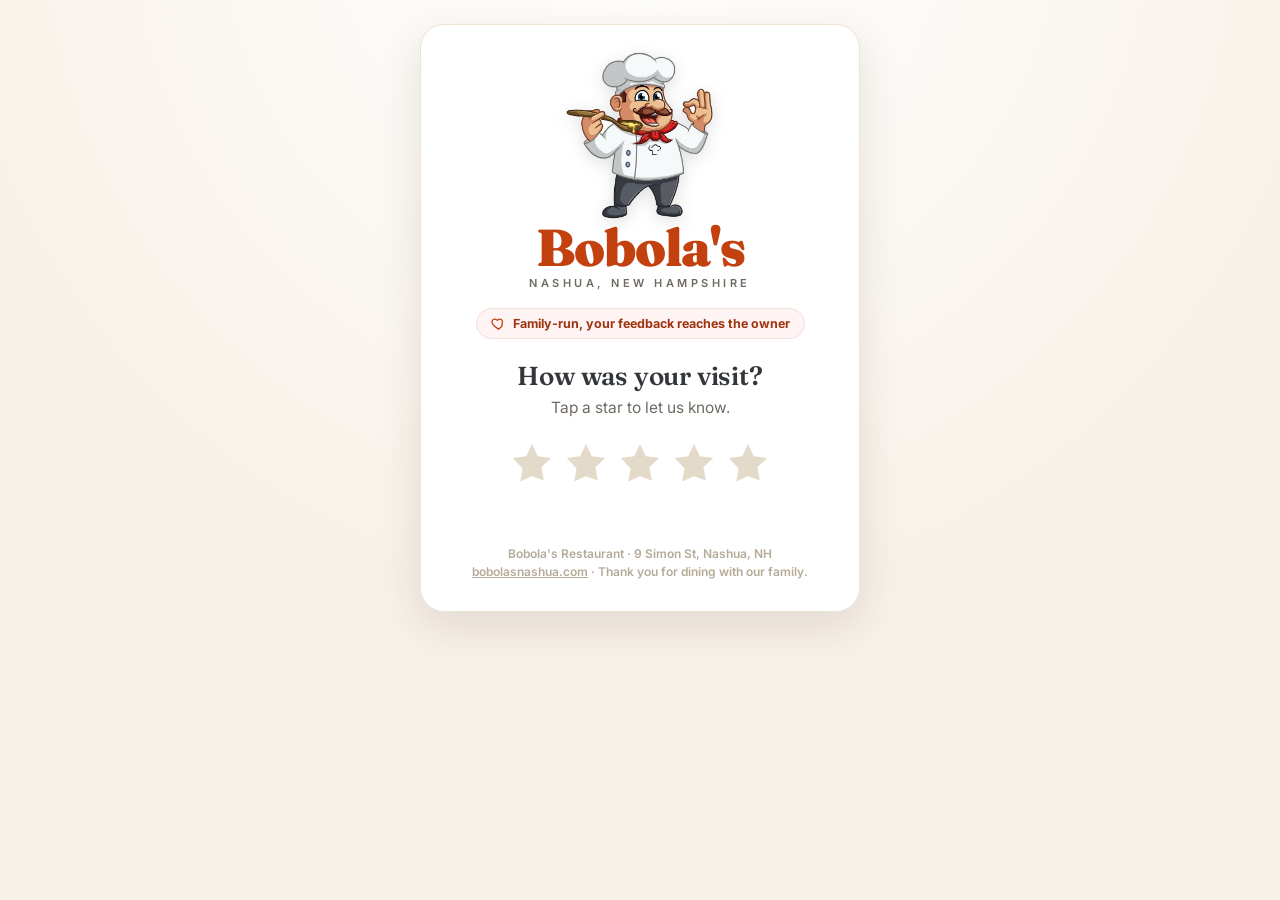
<file: feedback.html>
<!DOCTYPE html>
<html lang="en">
<head>
<meta charset="UTF-8" />
<meta name="viewport" content="width=device-width, initial-scale=1.0" />
<meta name="theme-color" content="#c2410f" />
<title>How was your visit? Bobola's Restaurant, Nashua NH</title>
<meta name="description" content="Tell Bobola's Restaurant in Nashua, NH how your visit was. Family-owned, your feedback reaches the owner." />
<meta name="robots" content="noindex, follow" />
<link rel="canonical" href="https://bobolasnashua.com/feedback.html" />
<link rel="icon" href="images/favicon.png" />
<link rel="preconnect" href="https://fonts.googleapis.com">
<link rel="preconnect" href="https://fonts.gstatic.com" crossorigin>
<link href="https://fonts.googleapis.com/css2?family=Fraunces:ital,opsz,wght@0,9..144,500;0,9..144,600;0,9..144,800;0,9..144,900;1,9..144,600&family=Inter:wght@400;500;600;700&display=swap" rel="stylesheet">
<style>
  :root{
    --red:#c2410f;        /* house rust */
    --red-dark:#9f3410;
    --gold:#b45309;       /* chef's spoon */
    --cream:#f8f1e9;
    --charcoal:#33363b;   /* chef's pants */
    --gray:#6f6a62;
    --line:#ece3d4;
    --ok:#1f8a4c;
  }
  *{box-sizing:border-box;-webkit-tap-highlight-color:transparent}
  html,body{margin:0;padding:0}
  body{
    font-family:"Inter",-apple-system,BlinkMacSystemFont,"Segoe UI",Roboto,sans-serif;
    -webkit-font-smoothing:antialiased;text-rendering:optimizeLegibility;
    background:var(--cream);
    background-image:radial-gradient(circle at 50% -10%, #fff 0%, var(--cream) 60%);
    color:var(--charcoal);min-height:100vh;
    display:flex;flex-direction:column;align-items:center;padding:24px 20px 48px;
  }
  .card{
    width:100%;max-width:440px;background:#fff;border:1px solid var(--line);
    border-radius:24px;box-shadow:0 14px 44px rgba(60,40,20,.12);
    padding:26px 24px 30px;text-align:center;animation:rise .5s cubic-bezier(.2,.8,.2,1);
  }
  @keyframes rise{from{opacity:0;transform:translateY(14px)}to{opacity:1;transform:none}}
  .logo{width:148px;height:auto;margin:0 auto 2px;display:block;filter:drop-shadow(0 4px 8px rgba(0,0,0,.12))}
  .logo.sm{width:104px}
  .brand{font-family:"Fraunces",Georgia,serif;font-weight:900;letter-spacing:-1px;color:var(--red);font-size:52px;line-height:1.02;margin:0 0 2px}
  .brand .apos{color:inherit}
  .sub{color:var(--gray);font-size:11px;letter-spacing:3.5px;text-transform:uppercase;font-weight:600;margin:0 0 18px}
  h1{font-family:"Fraunces",Georgia,serif;font-weight:600;font-size:26px;line-height:1.18;margin:6px 0 4px;color:var(--charcoal);letter-spacing:-.2px}
  p.lead{color:var(--gray);font-size:15.5px;line-height:1.5;margin:0 0 20px}
  .stars{display:flex;justify-content:center;gap:6px;margin:8px 0 4px}
  .star{width:48px;height:48px;cursor:pointer;color:#e3dac9;transition:transform .12s ease,color .12s ease}
  .star:active{transform:scale(.85)}
  .star.lit{color:var(--gold)}
  .hint{color:var(--gray);font-size:14px;font-weight:700;margin-top:14px;min-height:20px}
  .btn{display:inline-flex;align-items:center;justify-content:center;gap:9px;width:100%;border:0;border-radius:14px;
    background:var(--red);color:#fff;font-family:"Inter",sans-serif;font-size:17px;font-weight:600;letter-spacing:.2px;
    padding:16px 18px;margin-top:6px;cursor:pointer;text-decoration:none;transition:background .15s ease,transform .1s ease;
    box-shadow:0 6px 16px rgba(231,32,39,.28)}
  .btn:active{transform:scale(.98)}
  .btn:hover{background:var(--red-dark)}
  .btn svg{width:21px;height:21px}
  .btn.ghost{background:transparent;color:var(--gray);font-weight:600;font-size:14px;padding:12px;margin-top:10px;box-shadow:none;font-family:"Inter",sans-serif}
  .btn.ghost:hover{background:#f6efe2}
  textarea,input{width:100%;font-family:inherit;font-size:16px;color:var(--charcoal);border:1.5px solid var(--line);
    border-radius:12px;padding:13px 14px;margin-top:12px;background:#fffdf9;transition:border-color .15s ease}
  textarea{min-height:118px;resize:vertical}
  textarea:focus,input:focus{outline:none;border-color:var(--red)}
  label.field{display:block;text-align:left;font-size:13px;color:var(--gray);margin-top:16px;font-weight:700}
  .hidden{display:none!important}
  .footer{margin-top:24px;color:#b6ab98;font-size:12px;line-height:1.5;font-weight:600}
  .footer a{color:#b6ab98}
  .badge{display:inline-flex;align-items:center;gap:7px;background:#fff4f4;color:var(--red-dark);border:1px solid #f7dcdc;
    border-radius:999px;padding:7px 14px;font-size:12.5px;font-weight:700;margin-bottom:16px}
  .badge svg{width:15px;height:15px;color:var(--red)}
  .ok-ring{width:64px;height:64px;margin:4px auto 10px;color:var(--ok)}
  .spin{display:inline-block;width:18px;height:18px;border:2.5px solid rgba(255,255,255,.4);border-top-color:#fff;border-radius:50%;animation:sp .7s linear infinite}
  @keyframes sp{to{transform:rotate(360deg)}}
</style>
</head>
<body>
<div class="card">

  <section id="step-rate">
    <img class="logo" src="images/feedback-chef.png" alt="Bobola's chef" />
    <div class="brand">Bobola<span class="apos">'</span>s</div>
    <div class="sub">Nashua, New Hampshire</div>
    <div class="badge">
      <svg viewBox="0 0 24 24" fill="none" stroke="currentColor" stroke-width="2"><path d="M12 21s-7-4.35-9.5-8.5C.5 9 2 5 6 5c2 0 3 1 4 2 1-1 2-2 4-2 4 0 5.5 4 3.5 7.5C19 16.65 12 21 12 21z"/></svg>
      Family-run, your feedback reaches the owner
    </div>
    <h1>How was your visit?</h1>
    <p class="lead">Tap a star to let us know.</p>
    <div class="stars" id="stars"></div>
    <div class="hint" id="hint">&nbsp;</div>
  </section>

  <section id="step-happy" class="hidden">
    <img class="logo sm" src="images/feedback-chef.png" alt="Bobola's chef" />
    <div class="brand">Grazie!</div>
    <div class="sub">You made our day</div>
    <h1>Would you share it on Google?</h1>
    <p class="lead">It takes 15 seconds and helps our little family restaurant more than you know.</p>
    <a class="btn" id="googleBtn" href="#" target="_blank" rel="noopener">
      <svg viewBox="0 0 24 24" fill="currentColor"><path d="M12 11v2.8h4.6c-.2 1.2-1.5 3.6-4.6 3.6-2.8 0-5-2.3-5-5.1s2.2-5.1 5-5.1c1.6 0 2.6.7 3.2 1.2l2.2-2.1C17.9 4.7 16.1 3.8 12 3.8 6.9 3.8 2.8 7.9 2.8 13s4.1 9.2 9.2 9.2c5.3 0 8.8-3.7 8.8-9 0-.6-.1-1.1-.2-1.6H12z"/></svg>
      Leave a Google review
    </a>
    <button class="btn ghost" onclick="location.reload()">No thanks</button>
  </section>

  <section id="step-feedback" class="hidden">
    <img class="logo sm" src="images/feedback-chef.png" alt="Bobola's chef" />
    <div class="brand" style="font-size:26px">We're sorry.</div>
    <div class="sub">Let's make it right</div>
    <h1>What went wrong?</h1>
    <p class="lead">We're truly sorry your visit didn't live up to what we strive for, and we want to make it right. Tell us what happened. This goes <strong>privately and directly to the owner</strong>, never posted publicly. We read every word, and if you leave your email below we'll reach out to you personally, right away.</p>
    <form id="fbForm">
      <input type="hidden" name="rating" id="ratingField" />
      <input type="checkbox" name="botcheck" style="display:none" tabindex="-1" autocomplete="off" />
      <textarea name="message" id="message" placeholder="Tell us what happened: the food, the service, anything." required></textarea>
      <label class="field" for="contact">Want us to follow up? (optional)</label>
      <input type="email" name="contact" id="contact" inputmode="email" autocomplete="email" placeholder="Your email, only if you'd like a reply" />
      <button class="btn" type="submit" id="submitBtn" style="margin-top:18px">
        <span id="submitLabel">Send to the owner</span>
      </button>
    </form>
    <button class="btn ghost" onclick="location.reload()">Cancel</button>
  </section>

  <section id="step-done" class="hidden">
    <img class="logo sm" src="images/feedback-chef.png" alt="Bobola's chef" />
    <div class="ok-ring">
      <svg viewBox="0 0 24 24" fill="none" stroke="currentColor" stroke-width="2"><circle cx="12" cy="12" r="10"/><path d="M8 12.5l2.5 2.5L16 9"/></svg>
    </div>
    <h1>Got it. Thank you.</h1>
    <p class="lead">The owner will personally see your message. We truly appreciate you giving us the chance to do better.</p>
    <div class="brand" style="font-size:26px;margin-top:8px">Bobola<span class="apos">'</span>s</div>
  </section>

  <div class="footer">
    Bobola's Restaurant &middot; 9 Simon St, Nashua, NH<br/>
    <a href="index.html">bobolasnashua.com</a> &middot; Thank you for dining with our family.
  </div>
</div>

<script>
/* ====================================================================
   CONFIG: one thing to set, your Google review link.
   business.google.com -> "Ask for reviews" -> copy short link
   (looks like https://g.page/r/XXXXXXXX/review)
   Private feedback already emails the owner via /api/send-feedback (Resend).
   ==================================================================== */
const GOOGLE_REVIEW_URL = "https://g.page/r/CangQTlfppb7EBM/review";
/* ==================================================================== */

const $ = s => document.querySelector(s);
const show = id => { document.querySelectorAll('section').forEach(s=>s.classList.add('hidden')); $('#'+id).classList.remove('hidden'); window.scrollTo(0,0); };

const starsWrap = $('#stars');
const labels = ['', 'Not good', 'Could be better', 'It was okay', 'Great!', 'Excellent!'];
let chosen = 0;
function starSVG(){ return '<svg class="star" viewBox="0 0 24 24" fill="currentColor"><path d="M12 2.5l2.9 6.1 6.7.9-4.9 4.6 1.2 6.6L12 18.6 6.1 21.3l1.2-6.6L2.4 9.5l6.7-.9L12 2.5z"/></svg>'; }
for(let i=1;i<=5;i++){ starsWrap.insertAdjacentHTML('beforeend', starSVG()); }
const starEls = [...starsWrap.children];
starEls.forEach((el,idx)=>{
  const val = idx+1;
  el.addEventListener('mouseenter',()=>paint(val));
  el.addEventListener('mouseleave',()=>paint(chosen));
  el.addEventListener('click',()=>pick(val));
});
function paint(n){ starEls.forEach((el,i)=> el.classList.toggle('lit', i<n)); $('#hint').textContent = n? labels[n] : ' '; }

function pick(n){
  chosen = n; paint(n);
  $('#ratingField').value = String(n);
  setTimeout(()=>{
    if(n>=4){ $('#googleBtn').href = GOOGLE_REVIEW_URL; show('step-happy'); }
    else { show('step-feedback'); $('#message').focus(); }
  }, 320);
}

$('#fbForm').addEventListener('submit', async (e)=>{
  e.preventDefault();
  const btn = $('#submitBtn'); const label = $('#submitLabel');
  btn.disabled = true; label.innerHTML = '<span class="spin"></span>';
  const payload = {
    rating: chosen,
    message: $('#message').value,
    contact: $('#contact').value,
    botcheck: e.target.botcheck.checked
  };
  try{
    const res = await fetch('/api/send-feedback', {
      method:'POST', headers:{'Content-Type':'application/json'}, body: JSON.stringify(payload)
    });
    const json = await res.json();
    if(json.success){ show('step-done'); }
    else { throw new Error(json.error||'failed'); }
  }catch(err){
    const body = encodeURIComponent(payload.message + '\n\nContact: ' + (payload.contact||'n/a') + '\nRating: ' + chosen + ' stars');
    window.location.href = 'mailto:derek.bobola@gmail.com?subject=' + encodeURIComponent("Bobola's feedback") + '&body=' + body;
    show('step-done');
  }
});
</script>
</body>
</html>
</file>
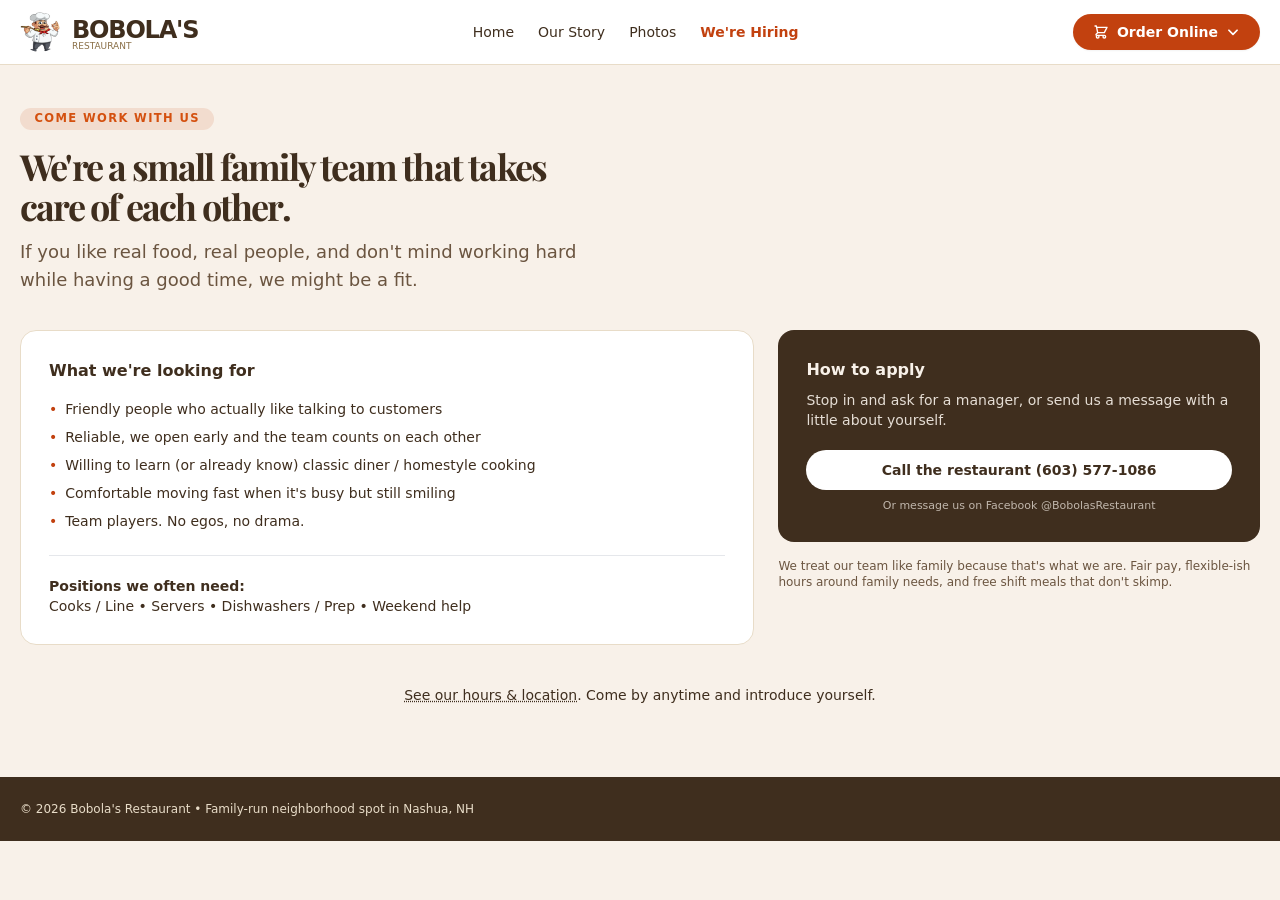
<file: hiring.html>
<!DOCTYPE html>
<html lang="en">
<head>
  <meta charset="UTF-8" />
  <meta name="viewport" content="width=device-width, initial-scale=1.0" />
  <title>Join Our Team | Bobola's Restaurant Nashua NH</title>
  <meta name="description" content="We're hiring at Bobola's in Nashua. Family-run restaurant looking for friendly, hardworking people who care about good food and good service." />
  <link rel="canonical" href="https://bobolasnashua.com/hiring.html" />
  <link rel="icon" type="image/png" href="images/favicon.png" />
  <!-- Fonts -->
  <link rel="preconnect" href="https://fonts.googleapis.com">
  <link rel="preconnect" href="https://fonts.gstatic.com" crossorigin>
  <link href="https://fonts.googleapis.com/css2?family=Inter:wght@400;500;600;700&family=Playfair+Display:wght@700&display=swap" rel="stylesheet">
  <!-- Compiled Tailwind (no CDN) -->
  <link rel="stylesheet" href="css/tailwind.css?v=20260619e" />
</head>
<body class="bg-[#f8f1e9] text-[#3f2e1e]">
  <header class="bg-white border-b border-[#e8dcc8] sticky top-0 z-50">
    <div class="max-w-[1280px] mx-auto px-5">
      <div class="flex items-center justify-between h-16">
        <a href="index.html" class="flex items-center gap-3">
          <img src="images/chef-logo.jpg" alt="Bobola's" class="w-10 h-10 rounded-full" onerror="this.src='images/logo.jpg'">
          <div class="leading-none"><div class="font-bold text-2xl tracking-tighter">BOBOLA'S</div><div class="text-[9px] text-[#8a6f47] -mt-1">RESTAURANT</div></div>
        </a>
        <nav class="hidden md:flex gap-6 text-sm font-medium">
          <a href="index.html" class="hover:text-[#c2410f]">Home</a>
          <a href="about.html" class="hover:text-[#c2410f]">Our Story</a>
          <a href="photos.html" class="hover:text-[#c2410f]">Photos</a>
          <a href="hiring.html" class="text-[#c2410f] font-semibold">We're Hiring</a>
        </nav>
        <div class="relative group hidden sm:block">
          <button class="warm-btn px-5 py-2 rounded-full text-sm font-semibold flex items-center gap-2 shadow-sm">
            <svg xmlns="http://www.w3.org/2000/svg" class="w-4 h-4" fill="none" viewBox="0 0 24 24" stroke="currentColor"><path stroke-linecap="round" stroke-linejoin="round" stroke-width="2" d="M3 3h2l.4 2M7 13h10l4-8H5.4M7 13L5.4 5M7 13l-2.293 2.293c-.63.63-.184 1.707.707 1.707H17m0 0a2 2 0 100 4 2 2 0 000-4zm-8 2a2 2 0 11-4 0 2 2 0 014 0z" /></svg>
            Order Online
            <svg xmlns="http://www.w3.org/2000/svg" class="w-3.5 h-3.5" fill="none" viewBox="0 0 24 24" stroke="currentColor"><path stroke-linecap="round" stroke-linejoin="round" stroke-width="3" d="M19 9l-7 7-7-7" /></svg>
          </button>
          <div class="absolute right-0 mt-2 w-60 bg-white rounded-xl shadow-lg border border-[#e8dcc8] p-1.5 opacity-0 invisible group-hover:opacity-100 group-hover:visible transition-all">
            <a href="https://order.toasttab.com/online/bobolas" target="_blank" rel="noopener" class="flex items-center gap-3 px-3 py-2.5 rounded-lg hover:bg-[#f8f1e9]">
              <svg xmlns="http://www.w3.org/2000/svg" class="w-5 h-5 text-[#c2410f] shrink-0" fill="none" viewBox="0 0 24 24" stroke="currentColor" stroke-width="1.7"><path stroke-linecap="round" stroke-linejoin="round" d="M5 8h14l-1 11a2 2 0 01-2 1.8H8A2 2 0 016 19L5 8zM9 8V6a3 3 0 016 0v2"/></svg>
              <span class="text-sm"><span class="font-semibold block leading-tight">Pickup</span><span class="text-xs text-[#8a6f47]">Order online with Toast</span></span>
            </a>
            <a href="https://www.doordash.com/store/bobola%27s-restaurant-nashua-42163289/104150355/" target="_blank" rel="noopener" class="flex items-center gap-3 px-3 py-2.5 rounded-lg hover:bg-[#f8f1e9]">
              <img src="images/doordash-logo.svg" alt="DoorDash" class="h-4 shrink-0">
              <span class="text-sm"><span class="font-semibold block leading-tight">Delivery</span><span class="text-xs text-[#8a6f47]">Get it brought to you</span></span>
            </a>
          </div>
        </div>
      </div>
    </div>
  </header>

  <main class="max-w-[1280px] mx-auto px-5 py-10">
    <div class="max-w-xl">
      <div class="eyebrow mb-3">COME WORK WITH US</div>
      <h1 class="section-title text-4xl tracking-tighter font-bold mt-1">We're a small family team that takes care of each other.</h1>
      <p class="mt-3 text-lg text-[#6b5540]">If you like real food, real people, and don't mind working hard while having a good time, we might be a fit.</p>
    </div>

    <div class="mt-9 grid md:grid-cols-5 gap-6">
      <div class="md:col-span-3 bg-white border border-[#e8dcc8] rounded-2xl p-7">
        <h3 class="font-semibold mb-4">What we're looking for</h3>
        <ul class="space-y-2 text-sm">
          <li class="flex gap-2"><span class="text-[#c2410f]">•</span> Friendly people who actually like talking to customers</li>
          <li class="flex gap-2"><span class="text-[#c2410f]">•</span> Reliable, we open early and the team counts on each other</li>
          <li class="flex gap-2"><span class="text-[#c2410f]">•</span> Willing to learn (or already know) classic diner / homestyle cooking</li>
          <li class="flex gap-2"><span class="text-[#c2410f]">•</span> Comfortable moving fast when it's busy but still smiling</li>
          <li class="flex gap-2"><span class="text-[#c2410f]">•</span> Team players. No egos, no drama.</li>
        </ul>

        <div class="mt-6 pt-5 border-t text-sm">
          <strong>Positions we often need:</strong><br>
          Cooks / Line • Servers • Dishwashers / Prep • Weekend help
        </div>
      </div>

      <div class="md:col-span-2">
        <div class="bg-[#3f2e1e] text-[#f8f1e9] rounded-2xl p-7">
          <div class="font-semibold mb-2">How to apply</div>
          <p class="text-sm opacity-90">Stop in and ask for a manager, or send us a message with a little about yourself.</p>
          
          <div class="mt-5">
            <a href="tel:6035771086" class="block w-full text-center bg-white text-[#3f2e1e] font-semibold py-2.5 rounded-full text-sm">Call the restaurant (603) 577-1086</a>
          </div>
          <div class="mt-2 text-[11px] opacity-70 text-center">Or message us on Facebook @BobolasRestaurant</div>
        </div>

        <div class="mt-4 text-xs text-[#6b5540]">
          We treat our team like family because that's what we are. Fair pay, flexible-ish hours around family needs, and free shift meals that don't skimp.
        </div>
      </div>
    </div>

    <div class="mt-10 text-center text-sm">
      <a href="contact.html" class="underline decoration-dotted">See our hours &amp; location</a>. Come by anytime and introduce yourself.
    </div>
  </main>

  <footer class="bg-[#3f2e1e] text-[#e8dcc8] py-6 text-xs mt-8">
    <div class="max-w-[1280px] mx-auto px-5">© 2026 Bobola's Restaurant • Family-run neighborhood spot in Nashua, NH</div>
  </footer>
</body>
</html>
</file>
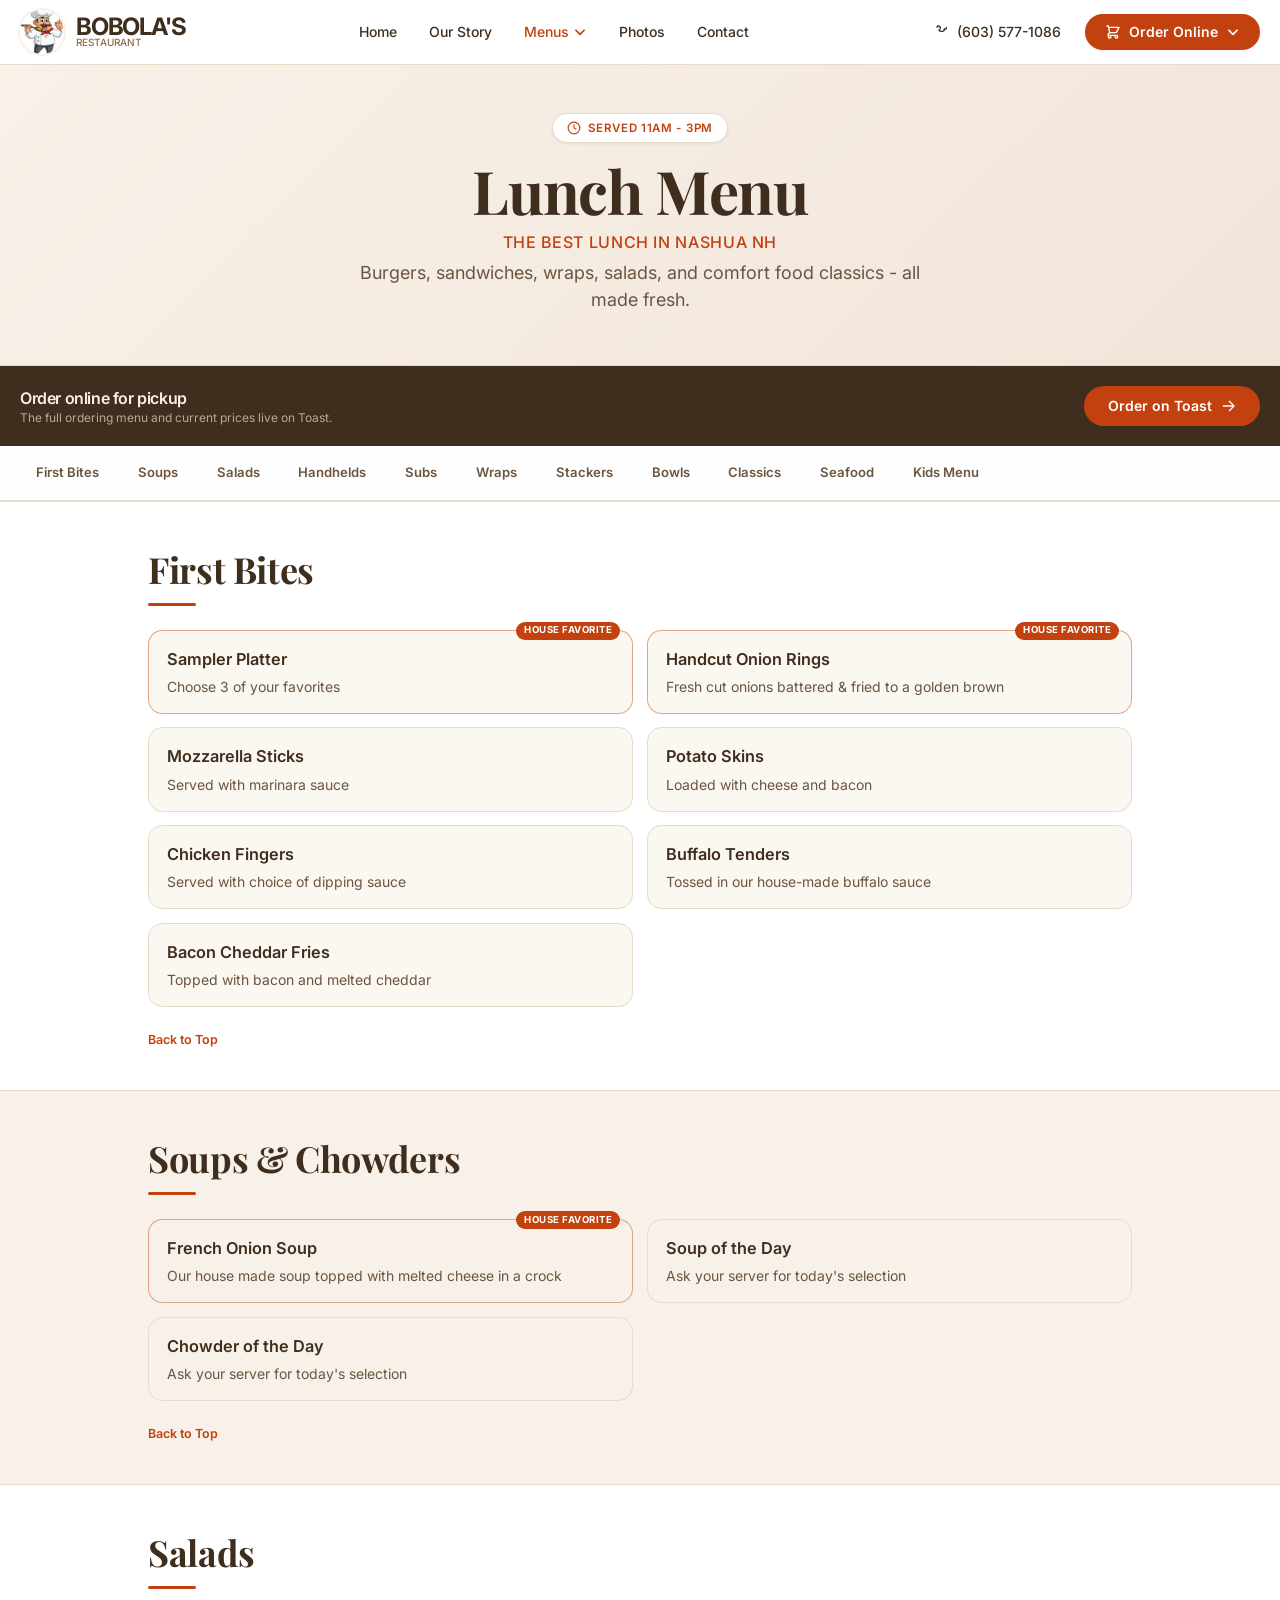
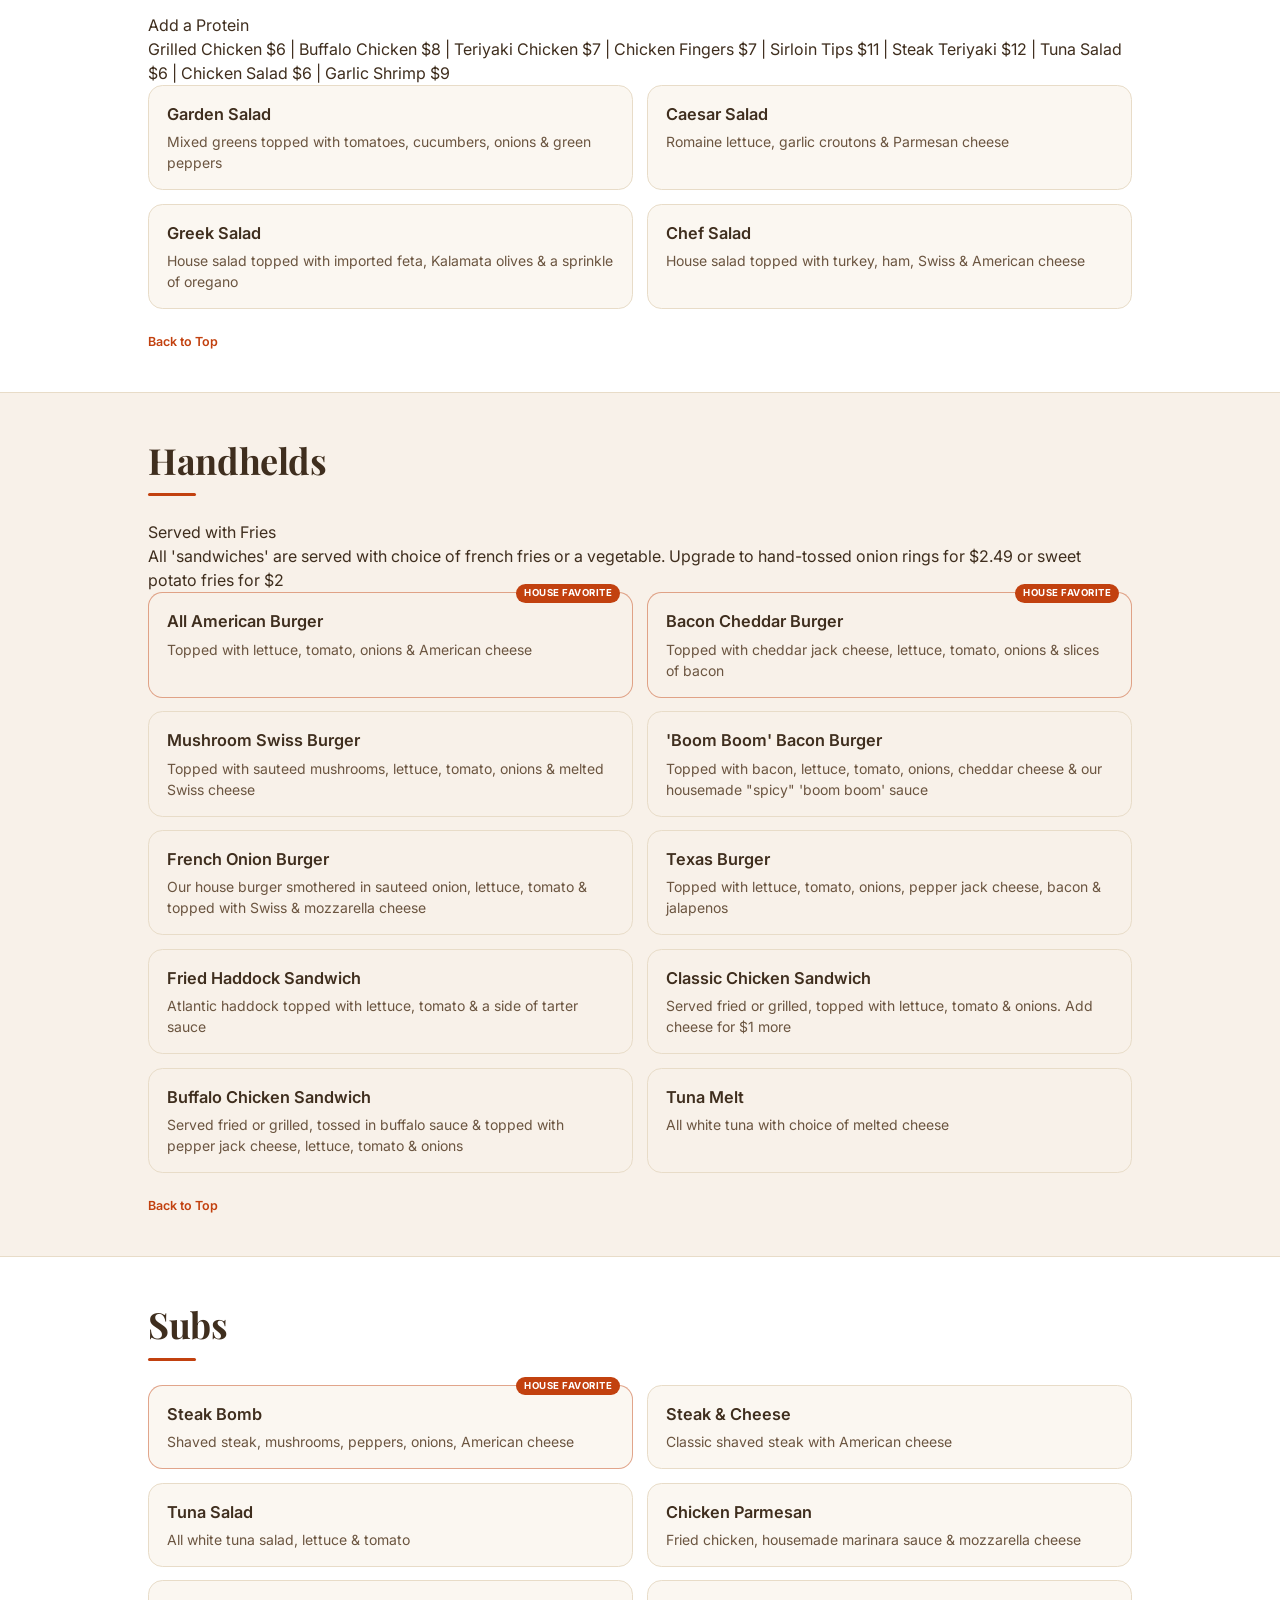
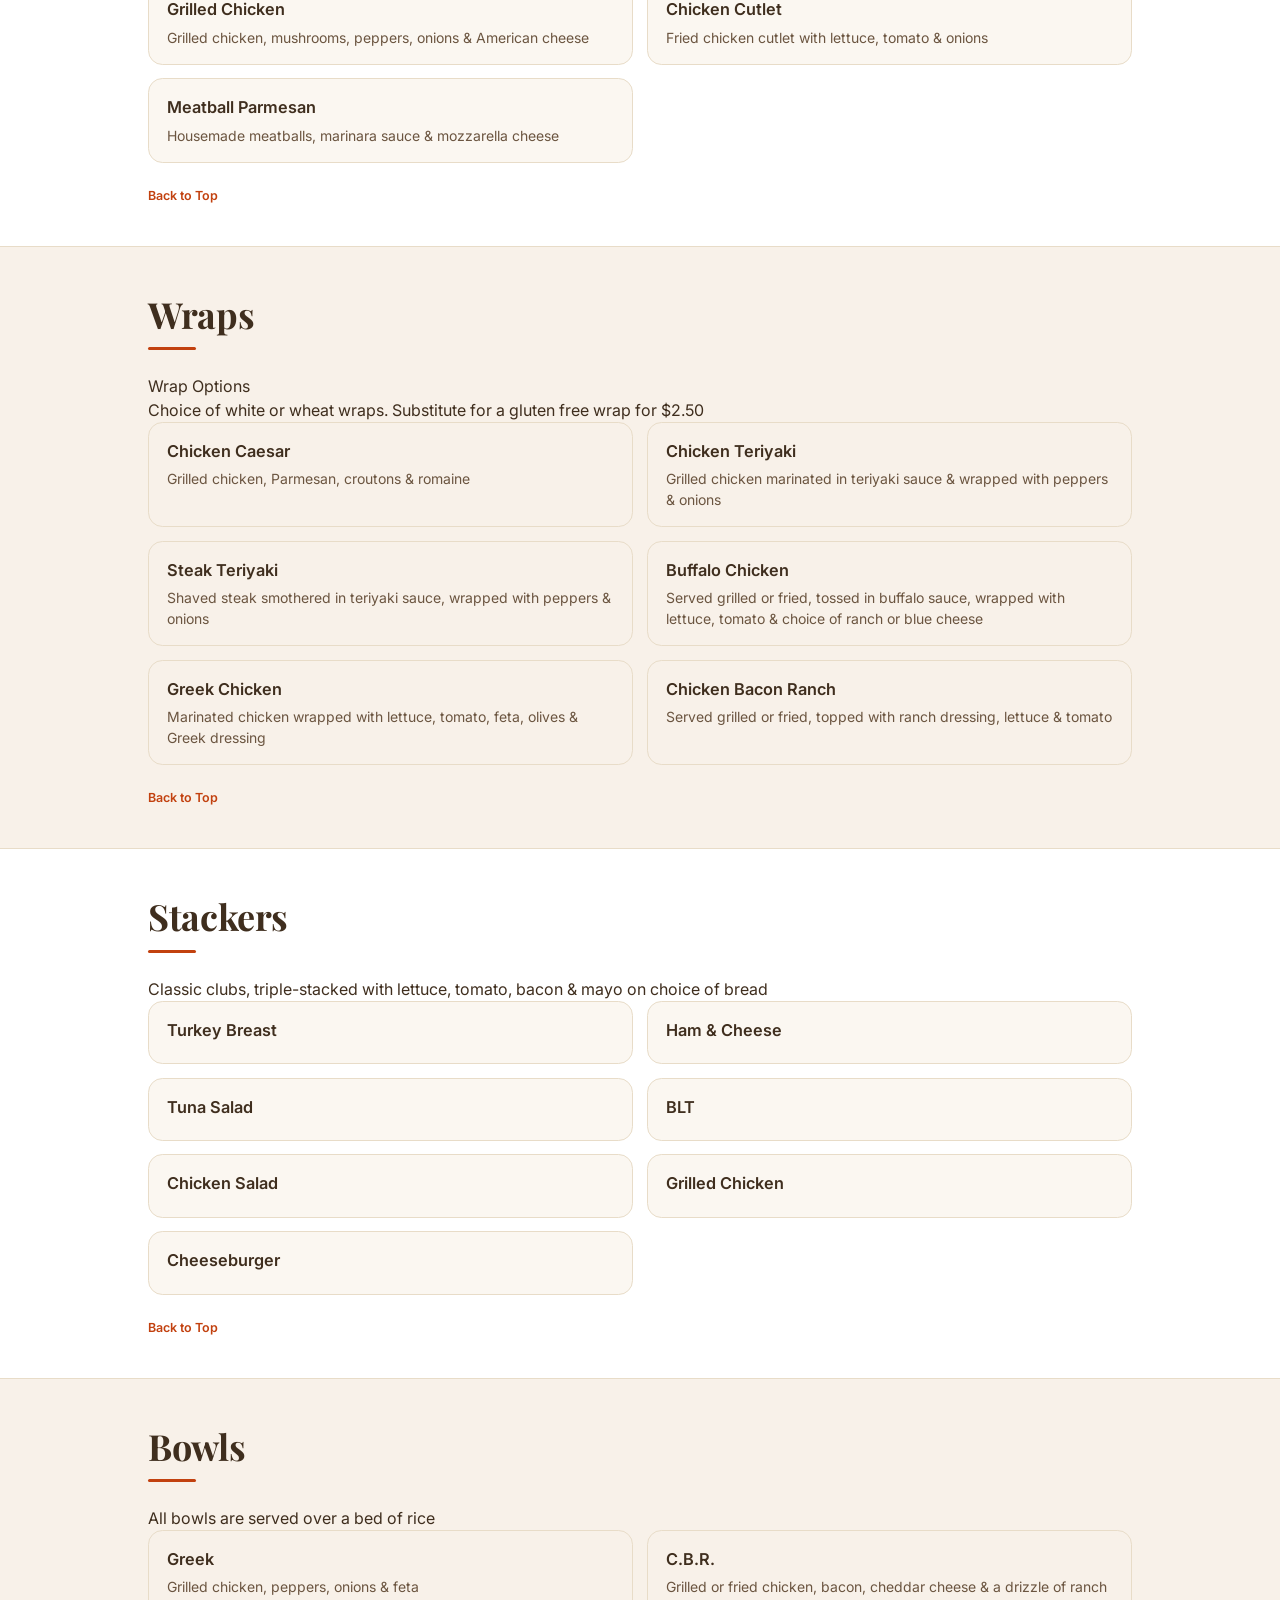
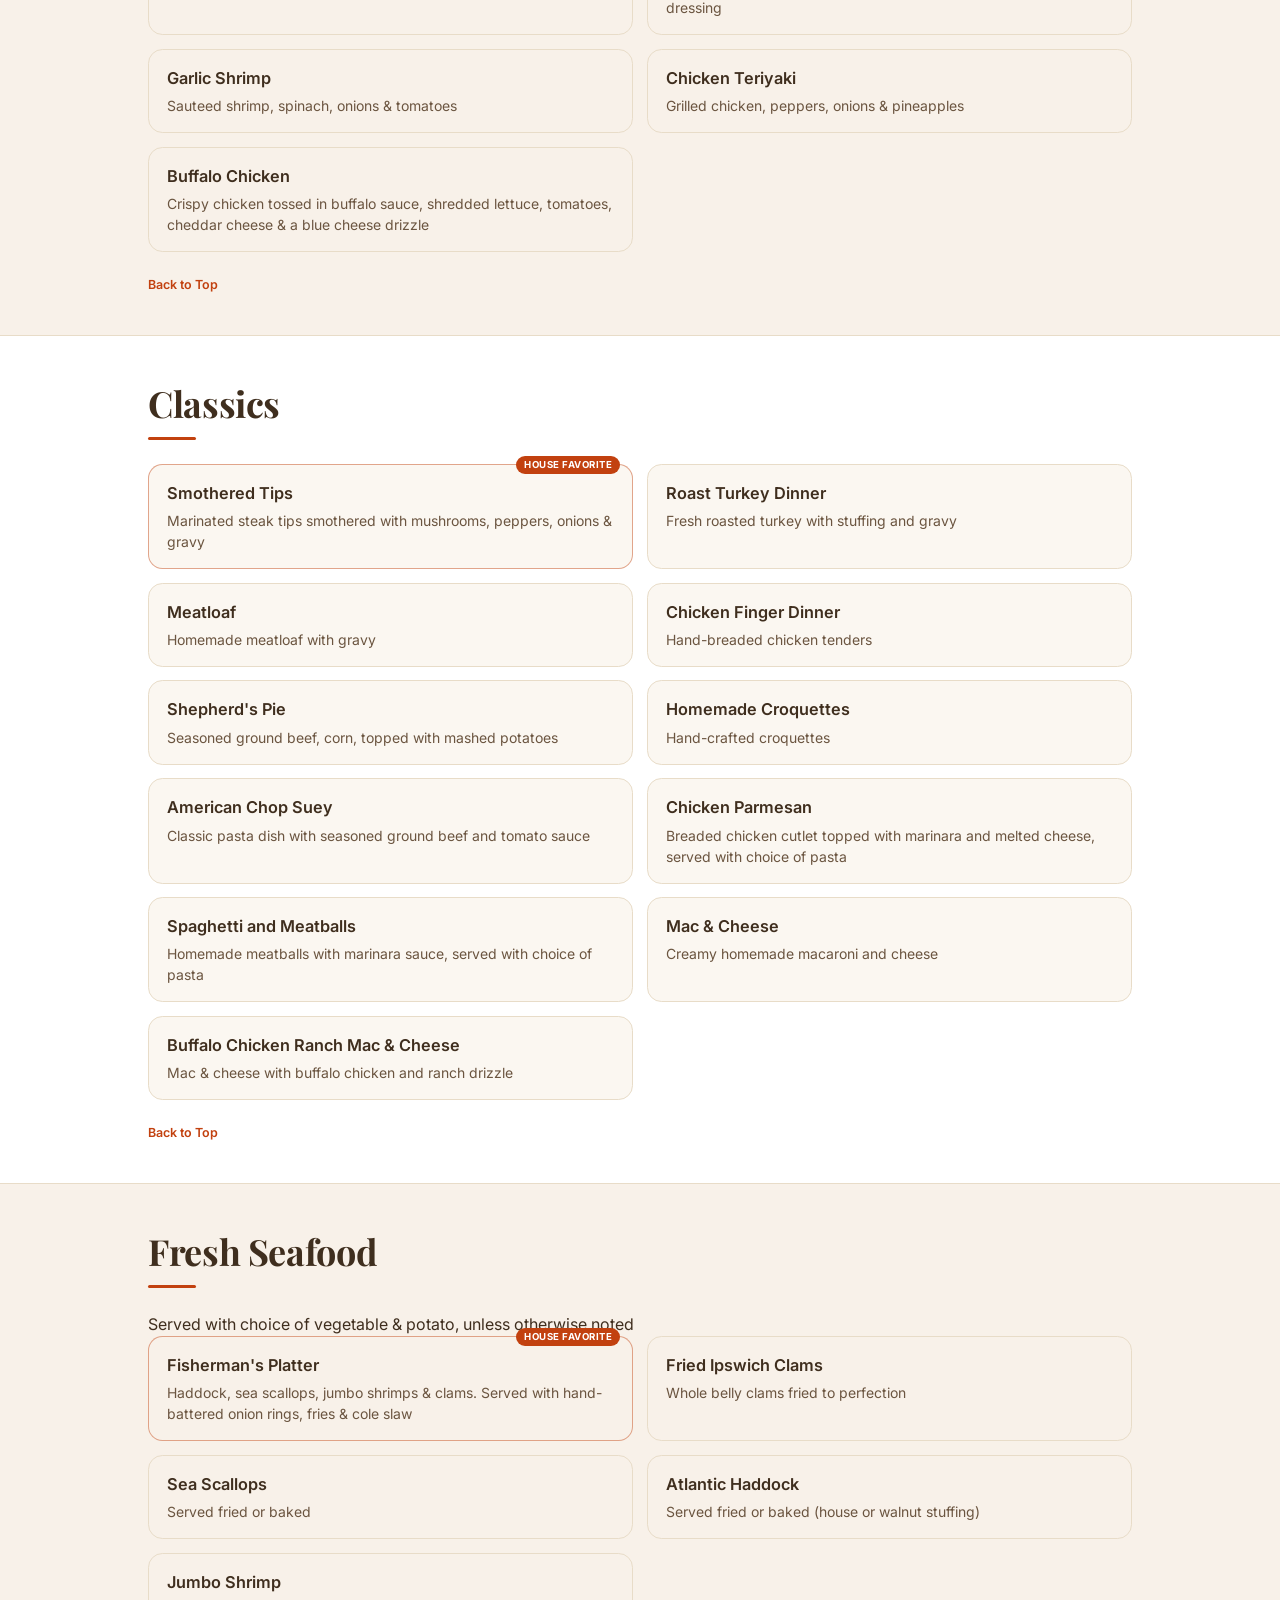
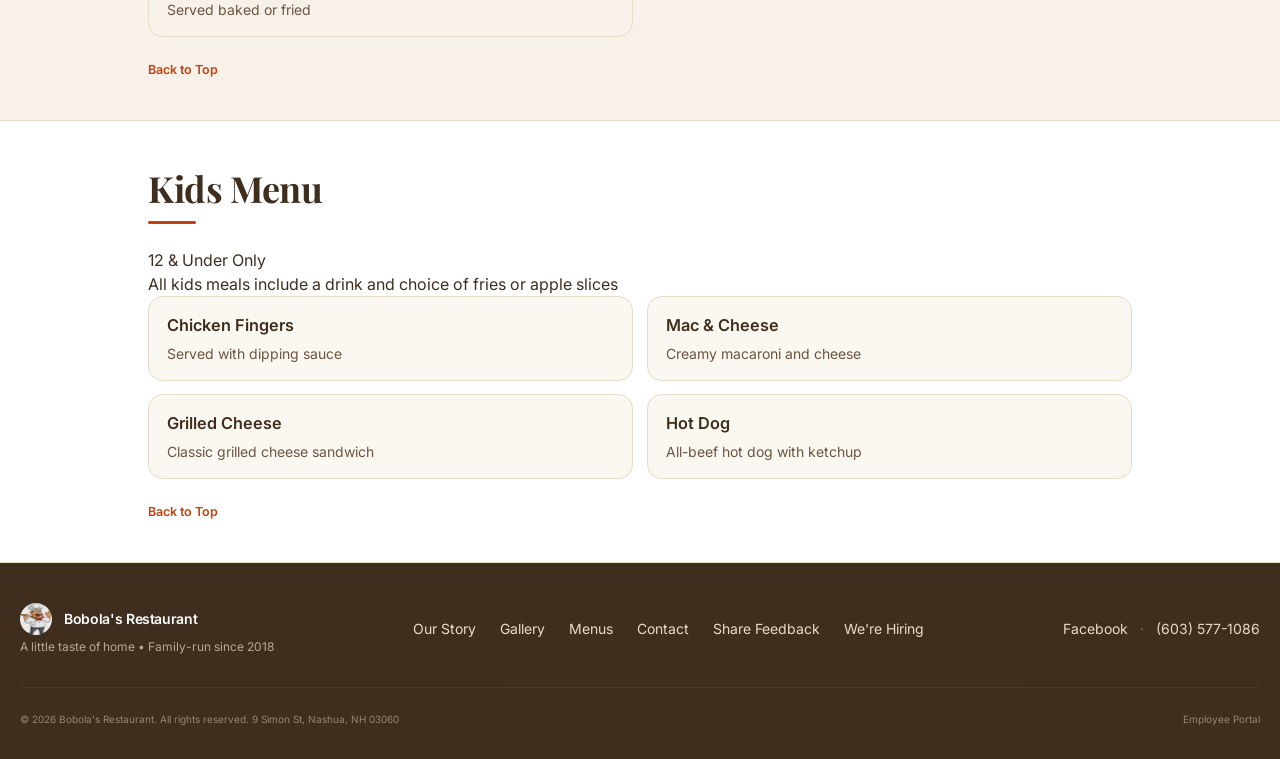
<file: lunchmenu.html>
<!DOCTYPE html>
<html lang="en">
<head>
  <meta charset="UTF-8" />
  <meta name="viewport" content="width=device-width, initial-scale=1.0" />
  <meta name="theme-color" content="#c2410f" />
  <link rel="manifest" href="manifest.json" />

  <!-- SEO Meta Tags -->
  <title>Lunch Menu | Bobola's Nashua NH - Homestyle Lunch, Burgers, Sandwiches 11am-3pm</title>
  <meta name="description" content="Delicious homestyle lunch in Nashua NH! Try our burgers, sandwiches, wraps, salads & more. Served daily 11am-3pm at Bobola's Restaurant, 9 Simon St Nashua." />
  <meta name="keywords" content="lunch menu Nashua NH, Bobola's lunch, homestyle lunch, burgers, sandwiches, wraps, salads, lunch restaurant Nashua, best lunch Nashua" />
  <meta name="author" content="Bobola's Restaurant" />
  <meta name="robots" content="index, follow" />
  <link rel="canonical" href="https://bobolasnashua.com/lunchmenu.html" />

  <!-- Open Graph Meta Tags -->
  <meta property="og:title" content="Lunch Menu | Bobola's Nashua NH - Homestyle Lunch, Burgers, Sandwiches 11am-3pm" />
  <meta property="og:description" content="Delicious homestyle lunch in Nashua NH! Try our burgers, sandwiches, wraps, salads & more. Served daily 11am-3pm at Bobola's Restaurant, 9 Simon St Nashua." />
  <meta property="og:type" content="restaurant.menu" />
  <meta property="og:url" content="https://bobolasnashua.com/lunchmenu.html" />
  <meta property="og:image" content="https://bobolasnashua.com/images/Home/bobolatextlogo.png" />
  <meta property="og:site_name" content="Bobola's Restaurant" />

  <!-- Menu Schema -->
  <script type="application/ld+json">
  {
    "@context": "https://schema.org",
    "@type": "Menu",
    "name": "Bobola's Lunch Menu",
    "description": "Delicious homestyle lunch menu featuring burgers, sandwiches, wraps, salads, and more. Served daily 11am-3pm.",
    "url": "https://bobolasnashua.com/lunchmenu.html",
    "restaurant": {
      "@type": "Restaurant",
      "name": "Bobola's Restaurant",
      "address": {
        "@type": "PostalAddress",
        "streetAddress": "9 Simon Street",
        "addressLocality": "Nashua",
        "addressRegion": "NH",
        "postalCode": "03060"
      },
      "telephone": "+1-603-577-1086"
    }
  }
  </script>

  <link rel="icon" type="image/png" href="images/favicon.png" />
  <!-- Fonts -->
  <link rel="preconnect" href="https://fonts.googleapis.com">
  <link rel="preconnect" href="https://fonts.gstatic.com" crossorigin>
  <link href="https://fonts.googleapis.com/css2?family=Inter:wght@400;500;600;700&family=Playfair+Display:wght@700&display=swap" rel="stylesheet">
  <!-- Compiled Tailwind (no CDN) + warm menu theme -->
  <link rel="stylesheet" href="css/tailwind.css?v=20260619e" />
  <link rel="stylesheet" href="css/site.css?v=20260619e" />
</head>

<body>
  <!-- Header -->
  <header class="bg-white border-b border-[#e8dcc8] sticky top-0 z-50">
    <div class="tail-container">
      <div class="flex items-center justify-between h-16">
        <a href="index.html" class="flex items-center gap-3 group">
          <img src="images/chef-logo.jpg" alt="Bobola's Chef Logo" class="w-11 h-11 rounded-full object-cover ring-2 ring-[#f8f1e9] group-hover:ring-[#c2410f]/30 transition" onerror="this.src='images/logo.jpg'">
          <div>
            <div class="font-bold text-2xl tracking-tighter leading-none">BOBOLA'S</div>
            <div class="text-[10px] text-[#8a6f47] -mt-1 font-medium">RESTAURANT</div>
          </div>
        </a>
        <nav class="hidden md:flex items-center gap-8 text-sm font-medium">
          <a href="index.html" class="nav-link text-[#3f2e1e]">Home</a>
          <a href="about.html" class="nav-link text-[#3f2e1e]">Our Story</a>
          <div class="relative group">
            <button class="nav-link flex items-center gap-1 text-[#c2410f]">
              Menus
              <svg xmlns="http://www.w3.org/2000/svg" class="w-3.5 h-3.5" fill="none" viewBox="0 0 24 24" stroke="currentColor"><path stroke-linecap="round" stroke-linejoin="round" stroke-width="3" d="M19 9l-7 7-7-7" /></svg>
            </button>
            <div class="absolute left-0 mt-2 w-48 bg-white rounded-xl shadow-lg border border-[#e8dcc8] py-1 opacity-0 invisible group-hover:opacity-100 group-hover:visible transition-all">
              <a href="bkmenu.html" class="block px-4 py-2 text-sm hover:bg-[#f8f1e9]">Breakfast</a>
              <a href="lunchmenu.html" class="block px-4 py-2 text-sm hover:bg-[#f8f1e9] text-[#c2410f] font-medium">Lunch</a>
              <a href="dinmenu.html" class="block px-4 py-2 text-sm hover:bg-[#f8f1e9]">Dinner</a>
            </div>
          </div>
          <a href="photos.html" class="nav-link text-[#3f2e1e]">Photos</a>
          <a href="contact.html" class="nav-link text-[#3f2e1e]">Contact</a>
        </nav>
        <div class="hidden md:flex items-center gap-3">
          <a href="tel:6035771086" class="text-sm font-medium px-3 py-1.5 hover:bg-[#f8f1e9] rounded-lg flex items-center gap-1.5">
            <svg xmlns="http://www.w3.org/2000/svg" class="w-4 h-4" fill="none" viewBox="0 0 24 24" stroke="currentColor"><path stroke-linecap="round" stroke-linejoin="round" stroke-width="2" d="M3 5a2 2 0 012-2 3 3 0 013 3v1m6 0v1a3 3 0 01-3 3H9a3 3 0 01-3-3V8m9 0a2 2 0 002-2V5" /></svg>
            <span>(603) 577-1086</span>
          </a>
          <div class="relative group">
            <button class="warm-btn px-5 py-2 rounded-full text-sm font-semibold flex items-center gap-2 shadow-sm">
              <svg xmlns="http://www.w3.org/2000/svg" class="w-4 h-4" fill="none" viewBox="0 0 24 24" stroke="currentColor"><path stroke-linecap="round" stroke-linejoin="round" stroke-width="2" d="M3 3h2l.4 2M7 13h10l4-8H5.4M7 13L5.4 5M7 13l-2.293 2.293c-.63.63-.184 1.707.707 1.707H17m0 0a2 2 0 100 4 2 2 0 000-4zm-8 2a2 2 0 11-4 0 2 2 0 014 0z" /></svg>
              Order Online
              <svg xmlns="http://www.w3.org/2000/svg" class="w-3.5 h-3.5" fill="none" viewBox="0 0 24 24" stroke="currentColor"><path stroke-linecap="round" stroke-linejoin="round" stroke-width="3" d="M19 9l-7 7-7-7" /></svg>
            </button>
            <div class="absolute right-0 mt-2 w-60 bg-white rounded-xl shadow-lg border border-[#e8dcc8] p-1.5 opacity-0 invisible group-hover:opacity-100 group-hover:visible transition-all">
              <a href="https://order.toasttab.com/online/bobolas" target="_blank" rel="noopener" class="flex items-center gap-3 px-3 py-2.5 rounded-lg hover:bg-[#f8f1e9]">
                <svg xmlns="http://www.w3.org/2000/svg" class="w-5 h-5 text-[#c2410f] shrink-0" fill="none" viewBox="0 0 24 24" stroke="currentColor" stroke-width="1.7"><path stroke-linecap="round" stroke-linejoin="round" d="M5 8h14l-1 11a2 2 0 01-2 1.8H8A2 2 0 016 19L5 8zM9 8V6a3 3 0 016 0v2"/></svg>
                <span class="text-sm"><span class="font-semibold block leading-tight">Pickup</span><span class="text-xs text-[#8a6f47]">Order online with Toast</span></span>
              </a>
              <a href="https://www.doordash.com/store/bobola%27s-restaurant-nashua-42163289/104150355/" target="_blank" rel="noopener" class="flex items-center gap-3 px-3 py-2.5 rounded-lg hover:bg-[#f8f1e9]">
                <img src="images/doordash-logo.svg" alt="DoorDash" class="h-4 shrink-0">
                <span class="text-sm"><span class="font-semibold block leading-tight">Delivery</span><span class="text-xs text-[#8a6f47]">Get it brought to you</span></span>
              </a>
            </div>
          </div>
        </div>
        <div class="md:hidden flex items-center gap-2">
          <a href="https://order.toasttab.com/online/bobolas" target="_blank" rel="noopener" class="warm-btn px-4 py-1.5 rounded-full text-sm font-semibold">Order</a>
          <button id="mobile-menu-btn" class="p-2 rounded-lg hover:bg-[#f8f1e9]" aria-label="Menu">
            <svg xmlns="http://www.w3.org/2000/svg" class="w-6 h-6" fill="none" viewBox="0 0 24 24" stroke="currentColor"><path stroke-linecap="round" stroke-linejoin="round" stroke-width="2" d="M4 6h16M4 12h16M4 18h16" /></svg>
          </button>
        </div>
      </div>
    </div>
  </header>

  <!-- Mobile Menu -->
  <div id="mobile-menu" class="hidden md:hidden bg-white border-b border-[#e8dcc8]">
    <div class="tail-container py-4 flex flex-col gap-1 text-sm font-medium">
      <a href="index.html" class="py-2 px-1">Home</a>
      <a href="about.html" class="py-2 px-1">Our Story</a>
      <a href="bkmenu.html" class="py-2 px-1">Breakfast Menu</a>
      <a href="lunchmenu.html" class="py-2 px-1">Lunch Menu</a>
      <a href="dinmenu.html" class="py-2 px-1">Dinner Menu</a>
      <a href="photos.html" class="py-2 px-1">Photo Gallery</a>
      <a href="contact.html" class="py-2 px-1">Contact &amp; Hours</a>
      <a href="feedback.html" class="py-2 px-1">Share Feedback</a>
      <div class="pt-2 mt-2 border-t flex flex-col gap-2">
        <a href="tel:6035771086" class="py-1.5">(603) 577-1086</a>
        <a href="https://order.toasttab.com/online/bobolas" target="_blank" rel="noopener" class="warm-btn text-center py-2.5 rounded-full font-semibold">Order Pickup (Toast)</a>
        <a href="https://www.doordash.com/store/bobola%27s-restaurant-nashua-42163289/104150355/" target="_blank" rel="noopener" class="text-center py-2.5 rounded-full font-semibold border border-[#e8dcc8] inline-flex items-center justify-center gap-2"><img src="images/doordash-logo.svg" alt="DoorDash" class="h-4"> Delivery</a>
      </div>
    </div>
  </div>

  <main>
    <!-- Hero Section -->
    <section class="menu-hero">
      <div class="menu-hero__content">
        <div class="menu-hero__badge">
          <svg xmlns="http://www.w3.org/2000/svg" viewBox="0 0 24 24" fill="none" stroke="currentColor" stroke-width="2"><circle cx="12" cy="12" r="10"></circle><polyline points="12 6 12 12 16 14"></polyline></svg>
          Served 11am - 3pm
        </div>
        <h1>
          Lunch Menu
          <span>The Best Lunch in Nashua NH</span>
        </h1>
        <p>Burgers, sandwiches, wraps, salads, and comfort food classics - all made fresh.</p>
      </div>
    </section>

    <!-- Order on Toast CTA -->
    <section class="bg-[#3f2e1e] text-[#f8f1e9]">
      <div class="max-w-[1280px] mx-auto px-5 py-5 flex flex-col sm:flex-row sm:items-center sm:justify-between gap-3 text-center sm:text-left">
        <div>
          <div class="font-semibold tracking-tight">Order online for pickup</div>
          <div class="text-xs text-[#e8dcc8]/70">The full ordering menu and current prices live on Toast.</div>
        </div>
        <a href="https://order.toasttab.com/online/bobolas" target="_blank" rel="noopener" class="warm-btn inline-flex items-center justify-center gap-2 px-6 py-2.5 rounded-full text-sm font-semibold whitespace-nowrap">
          Order on Toast
          <svg xmlns="http://www.w3.org/2000/svg" class="w-4 h-4" fill="none" viewBox="0 0 24 24" stroke="currentColor"><path stroke-linecap="round" stroke-linejoin="round" stroke-width="2" d="M14 5l7 7-7 7M5 12h14"/></svg>
        </a>
      </div>
    </section>

    <!-- Quick Navigation -->
    <nav class="menu-tabs">
      <div class="menu-tabs__container">
        <a href="#first-bites" class="menu-tab">First Bites</a>
        <a href="#soups" class="menu-tab">Soups</a>
        <a href="#salads" class="menu-tab">Salads</a>
        <a href="#handhelds" class="menu-tab">Handhelds</a>
        <a href="#subs" class="menu-tab">Subs</a>
        <a href="#wraps" class="menu-tab">Wraps</a>
        <a href="#stackers" class="menu-tab">Stackers</a>
        <a href="#bowls" class="menu-tab">Bowls</a>
        <a href="#classics" class="menu-tab">Classics</a>
        <a href="#seafood" class="menu-tab">Seafood</a>
        <a href="#kids" class="menu-tab">Kids Menu</a>
      </div>
    </nav>

    <!-- First Bites Section -->
    <section id="first-bites" class="menu-section">
      <div class="menu-section__container">
        <h2 class="menu-section__title">First Bites</h2>
        <div class="menu-section__items">
          <div class="menu-item menu-item--featured">
            <h3 class="menu-item__title">
              <strong>Sampler Platter</strong>
              
            </h3>
            <p class="menu-item__description">Choose 3 of your favorites</p>
          </div>

          <div class="menu-item menu-item--featured">
            <h3 class="menu-item__title">
              <strong>Handcut Onion Rings</strong>
              
            </h3>
            <p class="menu-item__description">Fresh cut onions battered & fried to a golden brown</p>
          </div>

          <div class="menu-item">
            <h3 class="menu-item__title">
              <strong>Mozzarella Sticks</strong>
              
            </h3>
            <p class="menu-item__description">Served with marinara sauce</p>
          </div>

          <div class="menu-item">
            <h3 class="menu-item__title">
              <strong>Potato Skins</strong>
              
            </h3>
            <p class="menu-item__description">Loaded with cheese and bacon</p>
          </div>

          <div class="menu-item">
            <h3 class="menu-item__title">
              <strong>Chicken Fingers</strong>
              
            </h3>
            <p class="menu-item__description">Served with choice of dipping sauce</p>
          </div>

          <div class="menu-item">
            <h3 class="menu-item__title">
              <strong>Buffalo Tenders</strong>
              
            </h3>
            <p class="menu-item__description">Tossed in our house-made buffalo sauce</p>
          </div>

          <div class="menu-item">
            <h3 class="menu-item__title">
              <strong>Bacon Cheddar Fries</strong>
              
            </h3>
            <p class="menu-item__description">Topped with bacon and melted cheddar</p>
          </div>
        </div>
        <a href="#" class="back-to-top">Back to Top</a>
      </div>
    </section>

    <!-- Soups & Chowders Section -->
    <section id="soups" class="menu-section">
      <div class="menu-section__container">
        <h2 class="menu-section__title">Soups & Chowders</h2>
        <div class="menu-section__items">
          <div class="menu-item menu-item--featured">
            <h3 class="menu-item__title">
              <strong>French Onion Soup</strong>
              
            </h3>
            <p class="menu-item__description">Our house made soup topped with melted cheese in a crock</p>
          </div>

          <div class="menu-item">
            <h3 class="menu-item__title">
              <strong>Soup of the Day</strong>
              
            </h3>
            <p class="menu-item__description">Ask your server for today's selection</p>
          </div>

          <div class="menu-item">
            <h3 class="menu-item__title">
              <strong>Chowder of the Day</strong>
              
            </h3>
            <p class="menu-item__description">Ask your server for today's selection</p>
          </div>
        </div>
        <a href="#" class="back-to-top">Back to Top</a>
      </div>
    </section>

    <!-- Salads Section -->
    <section id="salads" class="menu-section">
      <div class="menu-section__container">
        <h2 class="menu-section__title">Salads</h2>
        <div class="menu-section__note">
          <p>Add a Protein</p>
          <p>Grilled Chicken $6 | Buffalo Chicken $8 | Teriyaki Chicken $7 | Chicken Fingers $7 | Sirloin Tips $11 | Steak Teriyaki $12 | Tuna Salad $6 | Chicken Salad $6 | Garlic Shrimp $9</p>
        </div>
        <div class="menu-section__items">
          <div class="menu-item">
            <h3 class="menu-item__title">
              <strong>Garden Salad</strong>
              
            </h3>
            <p class="menu-item__description">Mixed greens topped with tomatoes, cucumbers, onions & green peppers</p>
          </div>

          <div class="menu-item">
            <h3 class="menu-item__title">
              <strong>Caesar Salad</strong>
              
            </h3>
            <p class="menu-item__description">Romaine lettuce, garlic croutons & Parmesan cheese</p>
          </div>

          <div class="menu-item">
            <h3 class="menu-item__title">
              <strong>Greek Salad</strong>
              
            </h3>
            <p class="menu-item__description">House salad topped with imported feta, Kalamata olives & a sprinkle of oregano</p>
          </div>

          <div class="menu-item">
            <h3 class="menu-item__title">
              <strong>Chef Salad</strong>
              
            </h3>
            <p class="menu-item__description">House salad topped with turkey, ham, Swiss & American cheese</p>
          </div>
        </div>
        <a href="#" class="back-to-top">Back to Top</a>
      </div>
    </section>

    <!-- Handhelds Section -->
    <section id="handhelds" class="menu-section">
      <div class="menu-section__container">
        <h2 class="menu-section__title">Handhelds</h2>
        <div class="menu-section__note">
          <p>Served with Fries</p>
          <p>All 'sandwiches' are served with choice of french fries or a vegetable. Upgrade to hand-tossed onion rings for $2.49 or sweet potato fries for $2</p>
        </div>
        <div class="menu-section__items">
          <div class="menu-item menu-item--featured">
            <h3 class="menu-item__title">
              <strong>All American Burger</strong>
              
            </h3>
            <p class="menu-item__description">Topped with lettuce, tomato, onions & American cheese</p>
          </div>

          <div class="menu-item menu-item--featured">
            <h3 class="menu-item__title">
              <strong>Bacon Cheddar Burger</strong>
              
            </h3>
            <p class="menu-item__description">Topped with cheddar jack cheese, lettuce, tomato, onions & slices of bacon</p>
          </div>

          <div class="menu-item">
            <h3 class="menu-item__title">
              <strong>Mushroom Swiss Burger</strong>
              
            </h3>
            <p class="menu-item__description">Topped with sauteed mushrooms, lettuce, tomato, onions & melted Swiss cheese</p>
          </div>

          <div class="menu-item">
            <h3 class="menu-item__title">
              <strong>'Boom Boom' Bacon Burger</strong>
              
            </h3>
            <p class="menu-item__description">Topped with bacon, lettuce, tomato, onions, cheddar cheese & our housemade "spicy" 'boom boom' sauce</p>
          </div>

          <div class="menu-item">
            <h3 class="menu-item__title">
              <strong>French Onion Burger</strong>
              
            </h3>
            <p class="menu-item__description">Our house burger smothered in sauteed onion, lettuce, tomato & topped with Swiss & mozzarella cheese</p>
          </div>

          <div class="menu-item">
            <h3 class="menu-item__title">
              <strong>Texas Burger</strong>
              
            </h3>
            <p class="menu-item__description">Topped with lettuce, tomato, onions, pepper jack cheese, bacon & jalapenos</p>
          </div>

          <div class="menu-item">
            <h3 class="menu-item__title">
              <strong>Fried Haddock Sandwich</strong>
              
            </h3>
            <p class="menu-item__description">Atlantic haddock topped with lettuce, tomato & a side of tarter sauce</p>
          </div>

          <div class="menu-item">
            <h3 class="menu-item__title">
              <strong>Classic Chicken Sandwich</strong>
              
            </h3>
            <p class="menu-item__description">Served fried or grilled, topped with lettuce, tomato & onions. Add cheese for $1 more</p>
          </div>

          <div class="menu-item">
            <h3 class="menu-item__title">
              <strong>Buffalo Chicken Sandwich</strong>
              
            </h3>
            <p class="menu-item__description">Served fried or grilled, tossed in buffalo sauce & topped with pepper jack cheese, lettuce, tomato & onions</p>
          </div>

          <div class="menu-item">
            <h3 class="menu-item__title">
              <strong>Tuna Melt</strong>
              
            </h3>
            <p class="menu-item__description">All white tuna with choice of melted cheese</p>
          </div>
        </div>
        <a href="#" class="back-to-top">Back to Top</a>
      </div>
    </section>

    <!-- Subs Section -->
    <section id="subs" class="menu-section">
      <div class="menu-section__container">
        <h2 class="menu-section__title">Subs</h2>
        <div class="menu-section__items">
          <div class="menu-item menu-item--featured">
            <h3 class="menu-item__title">
              <strong>Steak Bomb</strong>
              
            </h3>
            <p class="menu-item__description">Shaved steak, mushrooms, peppers, onions, American cheese</p>
          </div>

          <div class="menu-item">
            <h3 class="menu-item__title">
              <strong>Steak & Cheese</strong>
              
            </h3>
            <p class="menu-item__description">Classic shaved steak with American cheese</p>
          </div>

          <div class="menu-item">
            <h3 class="menu-item__title">
              <strong>Tuna Salad</strong>
              
            </h3>
            <p class="menu-item__description">All white tuna salad, lettuce & tomato</p>
          </div>

          <div class="menu-item">
            <h3 class="menu-item__title">
              <strong>Chicken Parmesan</strong>
              
            </h3>
            <p class="menu-item__description">Fried chicken, housemade marinara sauce & mozzarella cheese</p>
          </div>

          <div class="menu-item">
            <h3 class="menu-item__title">
              <strong>Grilled Chicken</strong>
              
            </h3>
            <p class="menu-item__description">Grilled chicken, mushrooms, peppers, onions & American cheese</p>
          </div>

          <div class="menu-item">
            <h3 class="menu-item__title">
              <strong>Chicken Cutlet</strong>
              
            </h3>
            <p class="menu-item__description">Fried chicken cutlet with lettuce, tomato & onions</p>
          </div>

          <div class="menu-item">
            <h3 class="menu-item__title">
              <strong>Meatball Parmesan</strong>
              
            </h3>
            <p class="menu-item__description">Housemade meatballs, marinara sauce & mozzarella cheese</p>
          </div>
        </div>
        <a href="#" class="back-to-top">Back to Top</a>
      </div>
    </section>

    <!-- Wraps Section -->
    <section id="wraps" class="menu-section">
      <div class="menu-section__container">
        <h2 class="menu-section__title">Wraps</h2>
        <div class="menu-section__note">
          <p>Wrap Options</p>
          <p>Choice of white or wheat wraps. Substitute for a gluten free wrap for $2.50</p>
        </div>
        <div class="menu-section__items">
          <div class="menu-item">
            <h3 class="menu-item__title">
              <strong>Chicken Caesar</strong>
              
            </h3>
            <p class="menu-item__description">Grilled chicken, Parmesan, croutons & romaine</p>
          </div>

          <div class="menu-item">
            <h3 class="menu-item__title">
              <strong>Chicken Teriyaki</strong>
              
            </h3>
            <p class="menu-item__description">Grilled chicken marinated in teriyaki sauce & wrapped with peppers & onions</p>
          </div>

          <div class="menu-item">
            <h3 class="menu-item__title">
              <strong>Steak Teriyaki</strong>
              
            </h3>
            <p class="menu-item__description">Shaved steak smothered in teriyaki sauce, wrapped with peppers & onions</p>
          </div>

          <div class="menu-item">
            <h3 class="menu-item__title">
              <strong>Buffalo Chicken</strong>
              
            </h3>
            <p class="menu-item__description">Served grilled or fried, tossed in buffalo sauce, wrapped with lettuce, tomato & choice of ranch or blue cheese</p>
          </div>

          <div class="menu-item">
            <h3 class="menu-item__title">
              <strong>Greek Chicken</strong>
              
            </h3>
            <p class="menu-item__description">Marinated chicken wrapped with lettuce, tomato, feta, olives & Greek dressing</p>
          </div>

          <div class="menu-item">
            <h3 class="menu-item__title">
              <strong>Chicken Bacon Ranch</strong>
              
            </h3>
            <p class="menu-item__description">Served grilled or fried, topped with ranch dressing, lettuce & tomato</p>
          </div>
        </div>
        <a href="#" class="back-to-top">Back to Top</a>
      </div>
    </section>

    <!-- Stackers Section -->
    <section id="stackers" class="menu-section">
      <div class="menu-section__container">
        <h2 class="menu-section__title">Stackers</h2>
        <p class="menu-section__description">Classic clubs, triple-stacked with lettuce, tomato, bacon & mayo on choice of bread</p>
        <div class="menu-section__items">
          <div class="menu-item">
            <h3 class="menu-item__title">
              <strong>Turkey Breast</strong>
              
            </h3>
          </div>

          <div class="menu-item">
            <h3 class="menu-item__title">
              <strong>Ham & Cheese</strong>
              
            </h3>
          </div>

          <div class="menu-item">
            <h3 class="menu-item__title">
              <strong>Tuna Salad</strong>
              
            </h3>
          </div>

          <div class="menu-item">
            <h3 class="menu-item__title">
              <strong>BLT</strong>
              
            </h3>
          </div>

          <div class="menu-item">
            <h3 class="menu-item__title">
              <strong>Chicken Salad</strong>
              
            </h3>
          </div>

          <div class="menu-item">
            <h3 class="menu-item__title">
              <strong>Grilled Chicken</strong>
              
            </h3>
          </div>

          <div class="menu-item">
            <h3 class="menu-item__title">
              <strong>Cheeseburger</strong>
              
            </h3>
          </div>
        </div>
        <a href="#" class="back-to-top">Back to Top</a>
      </div>
    </section>

    <!-- Bowls Section -->
    <section id="bowls" class="menu-section">
      <div class="menu-section__container">
        <h2 class="menu-section__title">Bowls</h2>
        <p class="menu-section__description">All bowls are served over a bed of rice</p>
        <div class="menu-section__items">
          <div class="menu-item">
            <h3 class="menu-item__title">
              <strong>Greek</strong>
              
            </h3>
            <p class="menu-item__description">Grilled chicken, peppers, onions & feta</p>
          </div>

          <div class="menu-item">
            <h3 class="menu-item__title">
              <strong>C.B.R.</strong>
              
            </h3>
            <p class="menu-item__description">Grilled or fried chicken, bacon, cheddar cheese & a drizzle of ranch dressing</p>
          </div>

          <div class="menu-item">
            <h3 class="menu-item__title">
              <strong>Garlic Shrimp</strong>
              
            </h3>
            <p class="menu-item__description">Sauteed shrimp, spinach, onions & tomatoes</p>
          </div>

          <div class="menu-item">
            <h3 class="menu-item__title">
              <strong>Chicken Teriyaki</strong>
              
            </h3>
            <p class="menu-item__description">Grilled chicken, peppers, onions & pineapples</p>
          </div>

          <div class="menu-item">
            <h3 class="menu-item__title">
              <strong>Buffalo Chicken</strong>
              
            </h3>
            <p class="menu-item__description">Crispy chicken tossed in buffalo sauce, shredded lettuce, tomatoes, cheddar cheese & a blue cheese drizzle</p>
          </div>
        </div>
        <a href="#" class="back-to-top">Back to Top</a>
      </div>
    </section>

    <!-- Classics Section -->
    <section id="classics" class="menu-section">
      <div class="menu-section__container">
        <h2 class="menu-section__title">Classics</h2>
        <div class="menu-section__items">
          <div class="menu-item menu-item--featured">
            <h3 class="menu-item__title">
              <strong>Smothered Tips</strong>
            </h3>
            <p class="menu-item__description">Marinated steak tips smothered with mushrooms, peppers, onions & gravy</p>
          </div>

          <div class="menu-item">
            <h3 class="menu-item__title">
              <strong>Roast Turkey Dinner</strong>
            </h3>
            <p class="menu-item__description">Fresh roasted turkey with stuffing and gravy</p>
          </div>

          <div class="menu-item">
            <h3 class="menu-item__title">
              <strong>Meatloaf</strong>
            </h3>
            <p class="menu-item__description">Homemade meatloaf with gravy</p>
          </div>

          <div class="menu-item">
            <h3 class="menu-item__title">
              <strong>Chicken Finger Dinner</strong>
            </h3>
            <p class="menu-item__description">Hand-breaded chicken tenders</p>
          </div>

          <div class="menu-item">
            <h3 class="menu-item__title">
              <strong>Shepherd's Pie</strong>
            </h3>
            <p class="menu-item__description">Seasoned ground beef, corn, topped with mashed potatoes</p>
          </div>

          <div class="menu-item">
            <h3 class="menu-item__title">
              <strong>Homemade Croquettes</strong>
            </h3>
            <p class="menu-item__description">Hand-crafted croquettes</p>
          </div>

          <div class="menu-item">
            <h3 class="menu-item__title">
              <strong>American Chop Suey</strong>
            </h3>
            <p class="menu-item__description">Classic pasta dish with seasoned ground beef and tomato sauce</p>
          </div>

          <div class="menu-item">
            <h3 class="menu-item__title">
              <strong>Chicken Parmesan</strong>
            </h3>
            <p class="menu-item__description">Breaded chicken cutlet topped with marinara and melted cheese, served with choice of pasta</p>
          </div>

          <div class="menu-item">
            <h3 class="menu-item__title">
              <strong>Spaghetti and Meatballs</strong>
            </h3>
            <p class="menu-item__description">Homemade meatballs with marinara sauce, served with choice of pasta</p>
          </div>

          <div class="menu-item">
            <h3 class="menu-item__title">
              <strong>Mac & Cheese</strong>
            </h3>
            <p class="menu-item__description">Creamy homemade macaroni and cheese</p>
          </div>

          <div class="menu-item">
            <h3 class="menu-item__title">
              <strong>Buffalo Chicken Ranch Mac & Cheese</strong>
            </h3>
            <p class="menu-item__description">Mac & cheese with buffalo chicken and ranch drizzle</p>
          </div>
        </div>
        <a href="#" class="back-to-top">Back to Top</a>
      </div>
    </section>

    <!-- Seafood Section -->
    <section id="seafood" class="menu-section">
      <div class="menu-section__container">
        <h2 class="menu-section__title">Fresh Seafood</h2>
        <p class="menu-section__description">Served with choice of vegetable & potato, unless otherwise noted</p>
        <div class="menu-section__items">
          <div class="menu-item menu-item--featured">
            <h3 class="menu-item__title">
              <strong>Fisherman's Platter</strong>
              
            </h3>
            <p class="menu-item__description">Haddock, sea scallops, jumbo shrimps & clams. Served with hand-battered onion rings, fries & cole slaw</p>
          </div>

          <div class="menu-item">
            <h3 class="menu-item__title">
              <strong>Fried Ipswich Clams</strong>
              
            </h3>
            <p class="menu-item__description">Whole belly clams fried to perfection</p>
          </div>

          <div class="menu-item">
            <h3 class="menu-item__title">
              <strong>Sea Scallops</strong>
              
            </h3>
            <p class="menu-item__description">Served fried or baked</p>
          </div>

          <div class="menu-item">
            <h3 class="menu-item__title">
              <strong>Atlantic Haddock</strong>
              
            </h3>
            <p class="menu-item__description">Served fried or baked (house or walnut stuffing)</p>
          </div>

          <div class="menu-item">
            <h3 class="menu-item__title">
              <strong>Jumbo Shrimp</strong>
              
            </h3>
            <p class="menu-item__description">Served baked or fried</p>
          </div>
        </div>
        <a href="#" class="back-to-top">Back to Top</a>
      </div>
    </section>

    <!-- Kids Menu Section -->
    <section id="kids" class="menu-section">
      <div class="menu-section__container">
        <h2 class="menu-section__title">Kids Menu</h2>
        <div class="menu-section__note">
          <p>12 & Under Only</p>
          <p>All kids meals include a drink and choice of fries or apple slices</p>
        </div>
        <div class="menu-section__items">
          <div class="menu-item">
            <h3 class="menu-item__title">
              <strong>Chicken Fingers</strong>
              
            </h3>
            <p class="menu-item__description">Served with dipping sauce</p>
          </div>

          <div class="menu-item">
            <h3 class="menu-item__title">
              <strong>Mac & Cheese</strong>
              
            </h3>
            <p class="menu-item__description">Creamy macaroni and cheese</p>
          </div>

          <div class="menu-item">
            <h3 class="menu-item__title">
              <strong>Grilled Cheese</strong>
              
            </h3>
            <p class="menu-item__description">Classic grilled cheese sandwich</p>
          </div>

          <div class="menu-item">
            <h3 class="menu-item__title">
              <strong>Hot Dog</strong>
              
            </h3>
            <p class="menu-item__description">All-beef hot dog with ketchup</p>
          </div>
        </div>
        <a href="#" class="back-to-top">Back to Top</a>
      </div>
    </section>
  </main>

  <!-- Footer -->
  <footer class="bg-[#3f2e1e] text-[#e8dcc8] pt-10 pb-8">
    <div class="tail-container">
      <div class="flex flex-col md:flex-row md:items-center gap-y-6 justify-between text-sm">
        <div>
          <div class="flex items-center gap-3 text-white mb-1">
            <img src="images/chef-logo.jpg" class="w-8 h-8 rounded-full opacity-90" alt="Bobola's chef logo" onerror="this.src='images/logo.jpg'">
            <span class="font-semibold tracking-tight">Bobola's Restaurant</span>
          </div>
          <div class="text-xs opacity-70">A little taste of home • Family-run since 2018</div>
        </div>
        <div class="flex flex-wrap gap-x-6 gap-y-1 text-xs md:text-sm">
          <a href="about.html" class="hover:text-white">Our Story</a>
          <a href="photos.html" class="hover:text-white">Gallery</a>
          <a href="bkmenu.html" class="hover:text-white">Menus</a>
          <a href="contact.html" class="hover:text-white">Contact</a>
          <a href="feedback.html" class="hover:text-white">Share Feedback</a>
          <a href="hiring.html" class="hover:text-white">We're Hiring</a>
        </div>
        <div class="text-xs md:text-sm">
          <a href="https://www.facebook.com/BobolasRestaurant/" target="_blank" rel="noopener" class="hover:text-white">Facebook</a>
          <span class="mx-2 opacity-40">·</span>
          <a href="tel:6035771086" class="hover:text-white">(603) 577-1086</a>
        </div>
      </div>
      <div class="mt-8 pt-6 border-t border-white/10 text-[10px] opacity-50 flex flex-col md:flex-row gap-1 md:items-center justify-between">
        <div>© 2026 Bobola's Restaurant. All rights reserved. 9 Simon St, Nashua, NH 03060</div>
        <div class="flex gap-3">
          <a href="employee.html" class="hover:opacity-100">Employee Portal</a>
        </div>
      </div>
    </div>
  </footer>

  <script>
    // Mobile menu toggle
    const mobileBtn = document.getElementById('mobile-menu-btn');
    const mobileMenu = document.getElementById('mobile-menu');
    if (mobileBtn && mobileMenu) {
      mobileBtn.addEventListener('click', () => mobileMenu.classList.toggle('hidden'));
      mobileMenu.querySelectorAll('a').forEach(a => a.addEventListener('click', () => mobileMenu.classList.add('hidden')));
    }

    // Smooth scroll for anchor links
    document.querySelectorAll('a[href^="#"]').forEach(anchor => {
      anchor.addEventListener('click', function (e) {
        e.preventDefault();
        const target = document.querySelector(this.getAttribute('href'));
        if (target) {
          const headerOffset = 140;
          const elementPosition = target.getBoundingClientRect().top;
          const offsetPosition = elementPosition + window.pageYOffset - headerOffset;
          window.scrollTo({
            top: offsetPosition,
            behavior: 'smooth'
          });
        }
      });
    });

    // Active tab highlighting on scroll
    const sections = document.querySelectorAll('.menu-section[id]');
    const tabs = document.querySelectorAll('.menu-tab');

    window.addEventListener('scroll', () => {
      let current = '';
      sections.forEach(section => {
        const sectionTop = section.offsetTop;
        if (window.pageYOffset >= sectionTop - 200) {
          current = section.getAttribute('id');
        }
      });

      tabs.forEach(tab => {
        tab.classList.remove('active');
        if (tab.getAttribute('href') === '#' + current) {
          tab.classList.add('active');
        }
      });
    });
  </script>

  <!-- Google Analytics - Deferred for performance -->
  <script>
    window.addEventListener('load', function() {
      setTimeout(function() {
        var script = document.createElement('script');
        script.src = 'https://www.googletagmanager.com/gtag/js?id=G-H6Z42CN8BR';
        script.async = true;
        document.head.appendChild(script);

        script.onload = function() {
          window.dataLayer = window.dataLayer || [];
          function gtag(){dataLayer.push(arguments);}
          gtag('js', new Date());
          gtag('config', 'G-H6Z42CN8BR');
        };
      }, 100);
    });
  </script>
</body>
</html>
</file>
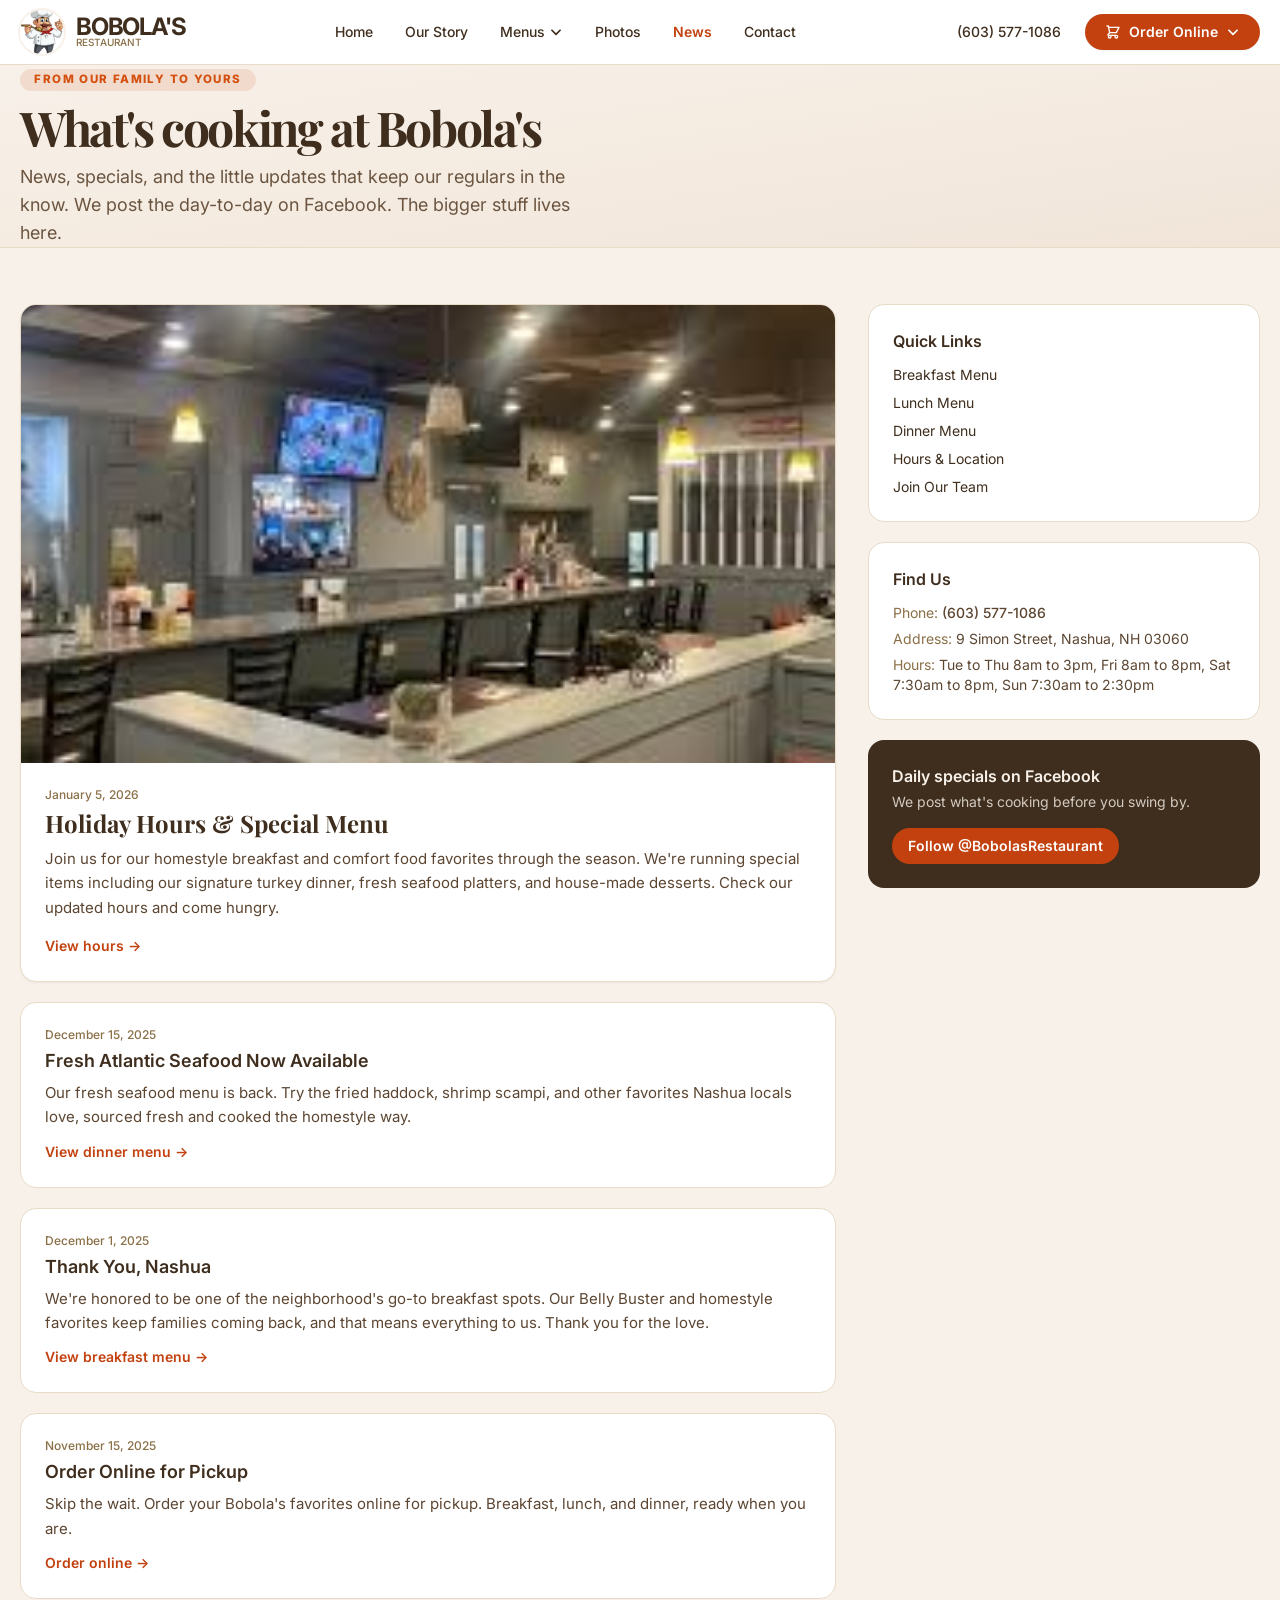
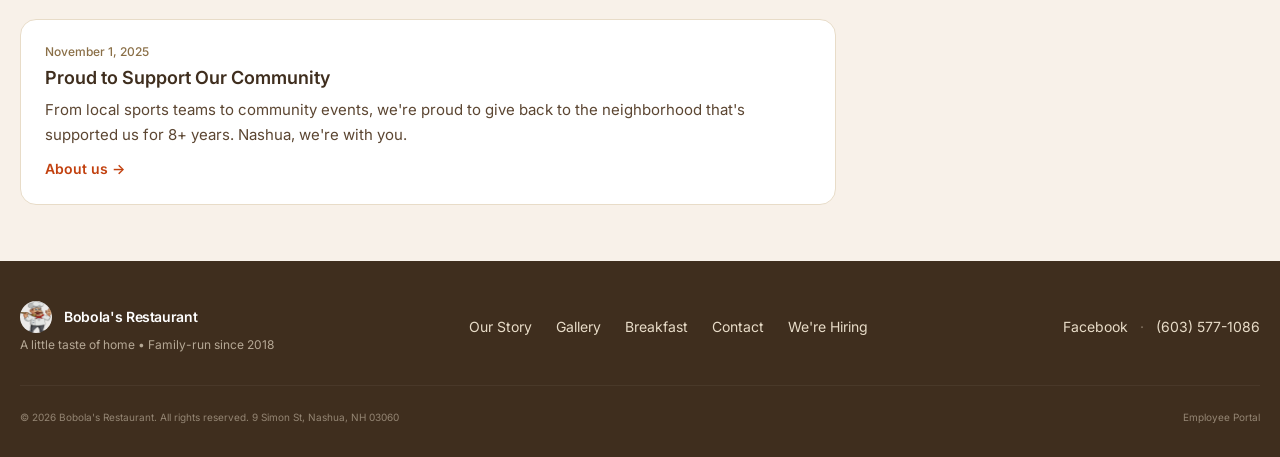
<file: news.html>
<!DOCTYPE html>
<html lang="en">
<head>
  <meta charset="UTF-8" />
  <meta name="viewport" content="width=device-width, initial-scale=1.0" />
  <meta name="theme-color" content="#c2410f" />
  <link rel="manifest" href="manifest.json" />

  <!-- SEO Meta Tags -->
  <title>News &amp; Updates | Bobola's Restaurant Nashua NH - Latest Updates &amp; Events</title>
  <meta name="description" content="Stay updated with Bobola's Restaurant news, specials, and events in Nashua NH. Latest menu updates, holiday hours, and community events at our family restaurant." />
  <meta name="keywords" content="Bobola's news, Nashua restaurant specials, restaurant events, menu updates, holiday hours, Nashua NH dining news" />
  <meta name="author" content="Bobola's Restaurant" />
  <meta name="robots" content="index, follow" />
  <link rel="canonical" href="https://bobolasnashua.com/news.html" />

  <!-- Open Graph Meta Tags -->
  <meta property="og:title" content="News &amp; Updates | Bobola's Restaurant Nashua NH" />
  <meta property="og:description" content="The latest news, specials, and events from our family to yours in Nashua NH." />
  <meta property="og:type" content="website" />
  <meta property="og:url" content="https://bobolasnashua.com/news.html" />
  <meta property="og:image" content="https://bobolasnashua.com/images/building/front.jpg" />
  <meta property="og:site_name" content="Bobola's Restaurant" />

  <!-- Restaurant Schema -->
  <script type="application/ld+json">
  {
    "@context": "https://schema.org",
    "@type": "Restaurant",
    "name": "Bobola's Restaurant",
    "description": "Family-owned restaurant serving Nashua for 8+ years with breakfast, homestyle lunch, Italian dinners, burgers, seafood, and comfort food favorites.",
    "url": "https://bobolasnashua.com/",
    "telephone": "+1-603-577-1086",
    "address": {
      "@type": "PostalAddress",
      "streetAddress": "9 Simon Street",
      "addressLocality": "Nashua",
      "addressRegion": "NH",
      "postalCode": "03060",
      "addressCountry": "US"
    },
    "servesCuisine": ["American", "Italian", "Seafood", "Breakfast", "Comfort Food"],
    "priceRange": "$$",
    "aggregateRating": {
      "@type": "AggregateRating",
      "ratingValue": "4.5",
      "reviewCount": "150"
    },
    "hasMenu": [
      "https://bobolasnashua.com/bkmenu.html",
      "https://bobolasnashua.com/lunchmenu.html",
      "https://bobolasnashua.com/dinmenu.html"
    ],
    "sameAs": ["https://www.facebook.com/BobolasRestaurant/"]
  }
  </script>

  <link rel="icon" type="image/png" href="images/favicon.png" />
  <!-- Fonts -->
  <link rel="preconnect" href="https://fonts.googleapis.com">
  <link rel="preconnect" href="https://fonts.gstatic.com" crossorigin>
  <link href="https://fonts.googleapis.com/css2?family=Inter:wght@400;500;600;700&family=Playfair+Display:wght@700&display=swap" rel="stylesheet">
  <!-- Compiled Tailwind (no CDN) -->
  <link rel="stylesheet" href="css/tailwind.css?v=20260619e" />
  <style>
    .tail-container { max-width: 1280px; margin: 0 auto; padding: 0 1.25rem; }
    .section-title { font-family: 'Playfair Display', Georgia, serif; }
    .nav-link { transition: color 0.1s ease; }
    .nav-link:hover { color: #c2410f; }
    .warm-btn { background-color: #c2410f; color: white; transition: all 0.1s ease; }
    .warm-btn:hover { background-color: #9f3410; transform: translateY(-1px); }
    body { font-family: 'Inter', system-ui, sans-serif; }
  </style>
</head>
<body class="bg-[#f8f1e9] text-[#3f2e1e]">
  <!-- Header -->
  <header class="bg-white border-b border-[#e8dcc8] sticky top-0 z-50">
    <div class="tail-container">
      <div class="flex items-center justify-between h-16">
        <a href="index.html" class="flex items-center gap-3 group">
          <img src="images/chef-logo.jpg" alt="Bobola's Chef Logo" class="w-11 h-11 rounded-full object-cover ring-2 ring-[#f8f1e9]" onerror="this.src='images/logo.jpg'">
          <div>
            <div class="font-bold text-2xl tracking-tighter leading-none">BOBOLA'S</div>
            <div class="text-[10px] text-[#8a6f47] -mt-1 font-medium">RESTAURANT</div>
          </div>
        </a>
        <nav class="hidden md:flex items-center gap-8 text-sm font-medium">
          <a href="index.html" class="nav-link text-[#3f2e1e]">Home</a>
          <a href="about.html" class="nav-link text-[#3f2e1e]">Our Story</a>
          <div class="relative group">
            <button class="nav-link flex items-center gap-1 text-[#3f2e1e]">
              Menus
              <svg xmlns="http://www.w3.org/2000/svg" class="w-3.5 h-3.5" fill="none" viewBox="0 0 24 24" stroke="currentColor"><path stroke-linecap="round" stroke-linejoin="round" stroke-width="3" d="M19 9l-7 7-7-7" /></svg>
            </button>
            <div class="absolute left-0 mt-2 w-48 bg-white rounded-xl shadow-lg border border-[#e8dcc8] py-1 opacity-0 invisible group-hover:opacity-100 group-hover:visible transition-all">
              <a href="bkmenu.html" class="block px-4 py-2 text-sm hover:bg-[#f8f1e9]">Breakfast</a>
              <a href="lunchmenu.html" class="block px-4 py-2 text-sm hover:bg-[#f8f1e9]">Lunch</a>
              <a href="dinmenu.html" class="block px-4 py-2 text-sm hover:bg-[#f8f1e9]">Dinner</a>
            </div>
          </div>
          <a href="photos.html" class="nav-link text-[#3f2e1e]">Photos</a>
          <a href="news.html" class="nav-link text-[#c2410f] font-semibold">News</a>
          <a href="contact.html" class="nav-link text-[#3f2e1e]">Contact</a>
        </nav>
        <div class="hidden md:flex items-center gap-3">
          <a href="tel:6035771086" class="text-sm font-medium px-3 py-1.5 hover:bg-[#f8f1e9] rounded-lg">(603) 577-1086</a>
          <div class="relative group">
            <button class="warm-btn px-5 py-2 rounded-full text-sm font-semibold flex items-center gap-2 shadow-sm">
              <svg xmlns="http://www.w3.org/2000/svg" class="w-4 h-4" fill="none" viewBox="0 0 24 24" stroke="currentColor"><path stroke-linecap="round" stroke-linejoin="round" stroke-width="2" d="M3 3h2l.4 2M7 13h10l4-8H5.4M7 13L5.4 5M7 13l-2.293 2.293c-.63.63-.184 1.707.707 1.707H17m0 0a2 2 0 100 4 2 2 0 000-4zm-8 2a2 2 0 11-4 0 2 2 0 014 0z" /></svg>
              Order Online
              <svg xmlns="http://www.w3.org/2000/svg" class="w-3.5 h-3.5" fill="none" viewBox="0 0 24 24" stroke="currentColor"><path stroke-linecap="round" stroke-linejoin="round" stroke-width="3" d="M19 9l-7 7-7-7" /></svg>
            </button>
            <div class="absolute right-0 mt-2 w-60 bg-white rounded-xl shadow-lg border border-[#e8dcc8] p-1.5 opacity-0 invisible group-hover:opacity-100 group-hover:visible transition-all">
              <a href="https://order.toasttab.com/online/bobolas" target="_blank" rel="noopener" class="flex items-center gap-3 px-3 py-2.5 rounded-lg hover:bg-[#f8f1e9]">
                <svg xmlns="http://www.w3.org/2000/svg" class="w-5 h-5 text-[#c2410f] shrink-0" fill="none" viewBox="0 0 24 24" stroke="currentColor" stroke-width="1.7"><path stroke-linecap="round" stroke-linejoin="round" d="M5 8h14l-1 11a2 2 0 01-2 1.8H8A2 2 0 016 19L5 8zM9 8V6a3 3 0 016 0v2"/></svg>
                <span class="text-sm"><span class="font-semibold block leading-tight">Pickup</span><span class="text-xs text-[#8a6f47]">Order online with Toast</span></span>
              </a>
              <a href="https://www.doordash.com/store/bobola%27s-restaurant-nashua-42163289/104150355/" target="_blank" rel="noopener" class="flex items-center gap-3 px-3 py-2.5 rounded-lg hover:bg-[#f8f1e9]">
                <img src="images/doordash-logo.svg" alt="DoorDash" class="h-4 shrink-0">
                <span class="text-sm"><span class="font-semibold block leading-tight">Delivery</span><span class="text-xs text-[#8a6f47]">Get it brought to you</span></span>
              </a>
            </div>
          </div>
        </div>
        <div class="md:hidden flex items-center gap-2">
          <a href="https://order.toasttab.com/online/bobolas" target="_blank" class="warm-btn px-4 py-1.5 rounded-full text-sm font-semibold">Order</a>
          <button id="mobile-menu-btn" class="p-2 rounded-lg hover:bg-[#f8f1e9]" aria-label="Menu">
            <svg xmlns="http://www.w3.org/2000/svg" class="w-6 h-6" fill="none" viewBox="0 0 24 24" stroke="currentColor"><path stroke-linecap="round" stroke-linejoin="round" stroke-width="2" d="M4 6h16M4 12h16M4 18h16" /></svg>
          </button>
        </div>
      </div>
    </div>
  </header>

  <!-- Mobile Menu -->
  <div id="mobile-menu" class="hidden md:hidden bg-white border-b border-[#e8dcc8]">
    <div class="tail-container py-4 flex flex-col gap-1 text-sm font-medium">
      <a href="index.html" class="py-2 px-1">Home</a>
      <a href="about.html" class="py-2 px-1">Our Story</a>
      <a href="bkmenu.html" class="py-2 px-1">Breakfast Menu</a>
      <a href="lunchmenu.html" class="py-2 px-1">Lunch Menu</a>
      <a href="dinmenu.html" class="py-2 px-1">Dinner Menu</a>
      <a href="photos.html" class="py-2 px-1">Photo Gallery</a>
      <a href="news.html" class="py-2 px-1 text-[#c2410f] font-semibold">News</a>
      <a href="contact.html" class="py-2 px-1">Contact &amp; Hours</a>
    </div>
  </div>

  <main>
    <!-- Hero -->
    <section class="border-b border-[#e8dcc8] bg-gradient-to-br from-[#f8f1e9] to-[#f1e5d9]">
      <div class="tail-container py-12 md:py-14">
        <div class="eyebrow mb-3">FROM OUR FAMILY TO YOURS</div>
        <h1 class="section-title text-4xl md:text-5xl tracking-tighter font-bold">What's cooking at Bobola's</h1>
        <p class="text-lg text-[#6b5540] mt-3 max-w-xl">News, specials, and the little updates that keep our regulars in the know. We post the day-to-day on Facebook. The bigger stuff lives here.</p>
      </div>
    </section>

    <section class="py-10 md:py-14">
      <div class="tail-container grid lg:grid-cols-3 gap-8">
        <!-- News list -->
        <div class="lg:col-span-2 space-y-5">
          <!-- Featured -->
          <article class="bg-white rounded-2xl overflow-hidden border border-[#e8dcc8] shadow-sm">
            <div class="aspect-[16/9] overflow-hidden">
              <img src="images/inside.jpg" alt="Bobola's dining room in Nashua" class="w-full h-full object-cover" onerror="this.src='images/building/front.jpg'">
            </div>
            <div class="p-6">
              <div class="text-xs text-[#8a6f47] font-medium mb-1">January 5, 2026</div>
              <h2 class="section-title text-2xl font-bold mb-2">Holiday Hours &amp; Special Menu</h2>
              <p class="text-[#5c4632] text-[15px] leading-relaxed">Join us for our homestyle breakfast and comfort food favorites through the season. We're running special items including our signature turkey dinner, fresh seafood platters, and house-made desserts. Check our updated hours and come hungry.</p>
              <a href="contact.html" class="inline-block mt-4 text-sm font-semibold text-[#c2410f] hover:underline">View hours &rarr;</a>
            </div>
          </article>

          <!-- Items -->
          <article class="bg-white rounded-2xl p-6 border border-[#e8dcc8]">
            <div class="text-xs text-[#8a6f47] font-medium mb-1">December 15, 2025</div>
            <h3 class="font-semibold text-lg mb-1.5">Fresh Atlantic Seafood Now Available</h3>
            <p class="text-[#5c4632] text-[15px] leading-relaxed">Our fresh seafood menu is back. Try the fried haddock, shrimp scampi, and other favorites Nashua locals love, sourced fresh and cooked the homestyle way.</p>
            <a href="dinmenu.html" class="inline-block mt-3 text-sm font-semibold text-[#c2410f] hover:underline">View dinner menu &rarr;</a>
          </article>

          <article class="bg-white rounded-2xl p-6 border border-[#e8dcc8]">
            <div class="text-xs text-[#8a6f47] font-medium mb-1">December 1, 2025</div>
            <h3 class="font-semibold text-lg mb-1.5">Thank You, Nashua</h3>
            <p class="text-[#5c4632] text-[15px] leading-relaxed">We're honored to be one of the neighborhood's go-to breakfast spots. Our Belly Buster and homestyle favorites keep families coming back, and that means everything to us. Thank you for the love.</p>
            <a href="bkmenu.html" class="inline-block mt-3 text-sm font-semibold text-[#c2410f] hover:underline">View breakfast menu &rarr;</a>
          </article>

          <article class="bg-white rounded-2xl p-6 border border-[#e8dcc8]">
            <div class="text-xs text-[#8a6f47] font-medium mb-1">November 15, 2025</div>
            <h3 class="font-semibold text-lg mb-1.5">Order Online for Pickup</h3>
            <p class="text-[#5c4632] text-[15px] leading-relaxed">Skip the wait. Order your Bobola's favorites online for pickup. Breakfast, lunch, and dinner, ready when you are.</p>
            <a href="https://order.toasttab.com/online/bobolas" target="_blank" class="inline-block mt-3 text-sm font-semibold text-[#c2410f] hover:underline">Order online &rarr;</a>
          </article>

          <article class="bg-white rounded-2xl p-6 border border-[#e8dcc8]">
            <div class="text-xs text-[#8a6f47] font-medium mb-1">November 1, 2025</div>
            <h3 class="font-semibold text-lg mb-1.5">Proud to Support Our Community</h3>
            <p class="text-[#5c4632] text-[15px] leading-relaxed">From local sports teams to community events, we're proud to give back to the neighborhood that's supported us for 8+ years. Nashua, we're with you.</p>
            <a href="about.html" class="inline-block mt-3 text-sm font-semibold text-[#c2410f] hover:underline">About us &rarr;</a>
          </article>
        </div>

        <!-- Sidebar -->
        <aside class="space-y-5">
          <div class="bg-white rounded-2xl p-6 border border-[#e8dcc8]">
            <h3 class="font-semibold mb-3">Quick Links</h3>
            <ul class="space-y-2 text-sm">
              <li><a href="bkmenu.html" class="hover:text-[#c2410f]">Breakfast Menu</a></li>
              <li><a href="lunchmenu.html" class="hover:text-[#c2410f]">Lunch Menu</a></li>
              <li><a href="dinmenu.html" class="hover:text-[#c2410f]">Dinner Menu</a></li>
              <li><a href="contact.html" class="hover:text-[#c2410f]">Hours &amp; Location</a></li>
              <li><a href="hiring.html" class="hover:text-[#c2410f]">Join Our Team</a></li>
            </ul>
          </div>
          <div class="bg-white rounded-2xl p-6 border border-[#e8dcc8]">
            <h3 class="font-semibold mb-3">Find Us</h3>
            <div class="text-sm text-[#5c4632] space-y-1.5">
              <p><span class="text-[#8a6f47]">Phone:</span> <a href="tel:6035771086" class="font-medium hover:text-[#c2410f]">(603) 577-1086</a></p>
              <p><span class="text-[#8a6f47]">Address:</span> 9 Simon Street, Nashua, NH 03060</p>
              <p><span class="text-[#8a6f47]">Hours:</span> Tue to Thu 8am to 3pm, Fri 8am to 8pm, Sat 7:30am to 8pm, Sun 7:30am to 2:30pm</p>
            </div>
          </div>
          <div class="bg-[#3f2e1e] text-[#f8f1e9] rounded-2xl p-6">
            <h3 class="font-semibold mb-1">Daily specials on Facebook</h3>
            <p class="text-sm opacity-80 mb-4">We post what's cooking before you swing by.</p>
            <a href="https://www.facebook.com/BobolasRestaurant/" target="_blank" class="inline-block warm-btn px-4 py-2 rounded-full text-sm font-semibold">Follow @BobolasRestaurant</a>
          </div>
        </aside>
      </div>
    </section>
  </main>

  <!-- Footer -->
  <footer class="bg-[#3f2e1e] text-[#e8dcc8] pt-10 pb-8">
    <div class="tail-container">
      <div class="flex flex-col md:flex-row md:items-center gap-y-6 justify-between text-sm">
        <div>
          <div class="flex items-center gap-3 text-white mb-1">
            <img src="images/chef-logo.jpg" class="w-8 h-8 rounded-full opacity-90" onerror="this.src='images/logo.jpg'">
            <span class="font-semibold tracking-tight">Bobola's Restaurant</span>
          </div>
          <div class="text-xs opacity-70">A little taste of home • Family-run since 2018</div>
        </div>
        <div class="flex flex-wrap gap-x-6 gap-y-1 text-xs md:text-sm">
          <a href="about.html" class="hover:text-white">Our Story</a>
          <a href="photos.html" class="hover:text-white">Gallery</a>
          <a href="bkmenu.html" class="hover:text-white">Breakfast</a>
          <a href="contact.html" class="hover:text-white">Contact</a>
          <a href="hiring.html" class="hover:text-white">We're Hiring</a>
        </div>
        <div class="text-xs md:text-sm">
          <a href="https://www.facebook.com/BobolasRestaurant/" target="_blank" class="hover:text-white">Facebook</a>
          <span class="mx-2 opacity-40">·</span>
          <a href="tel:6035771086" class="hover:text-white">(603) 577-1086</a>
        </div>
      </div>
      <div class="mt-8 pt-6 border-t border-white/10 text-[10px] opacity-50 flex flex-col md:flex-row gap-1 md:items-center justify-between">
        <div>© 2026 Bobola's Restaurant. All rights reserved. 9 Simon St, Nashua, NH 03060</div>
        <div><a href="employee.html" class="hover:opacity-100">Employee Portal</a></div>
      </div>
    </div>
  </footer>

  <script>
    const mobileBtn = document.getElementById('mobile-menu-btn');
    const mobileMenu = document.getElementById('mobile-menu');
    if (mobileBtn && mobileMenu) {
      mobileBtn.addEventListener('click', () => mobileMenu.classList.toggle('hidden'));
    }
  </script>
</body>
</html>
</file>
<file: css/site.css>
/* ============================================================
   Bobola's — shared warm "homestyle" theme
   Styles the existing menu-page markup (header-modern, menu-*,
   footer-modern) to match index.html. Cream + rust palette.
   ============================================================ */

@import url('https://fonts.googleapis.com/css2?family=Inter:wght@400;500;600;700&family=Playfair+Display:wght@700&display=swap');

:root {
  --cream: #f8f1e9;
  --cream-2: #f1e5d9;
  --brown: #3f2e1e;
  --brown-soft: #5c4632;
  --muted: #6b5540;
  --gold: #8a6f47;
  --rust: #c2410f;
  --rust-dark: #9f3410;
  --border: #e8dcc8;
}

* { box-sizing: border-box; }

body {
  margin: 0;
  background: var(--cream);
  color: var(--brown);
  font-family: 'Inter', system-ui, -apple-system, sans-serif;
  -webkit-font-smoothing: antialiased;
}

a { color: inherit; }

/* ---------- Header ---------- */
.header-modern {
  position: sticky;
  top: 0;
  z-index: 50;
  background: #fff;
  border-bottom: 1px solid var(--border);
}
.header-modern__container {
  max-width: 1280px;
  margin: 0 auto;
  padding: 0 1.25rem;
  height: 64px;
  display: flex;
  align-items: center;
  justify-content: space-between;
  gap: 1rem;
}
.header-modern__container > a:first-child img,
.header-modern img { width: 44px; height: 44px; border-radius: 9999px; object-fit: cover; }
.header-modern .font-bold { font-weight: 700; }

.header-modern__nav {
  display: flex;
  align-items: center;
  gap: 1.75rem;
  font-size: 0.875rem;
  font-weight: 500;
}
.header-modern__nav-link,
.header-modern__dropdown-toggle {
  color: var(--brown);
  text-decoration: none;
  background: none;
  border: none;
  font: inherit;
  cursor: pointer;
  display: inline-flex;
  align-items: center;
  gap: 0.25rem;
  transition: color .12s ease;
}
.header-modern__nav-link:hover,
.header-modern__dropdown-toggle:hover,
.header-modern__nav-link.active,
.header-modern__dropdown-toggle.active { color: var(--rust); }
.header-modern__dropdown-toggle svg { width: 14px; height: 14px; }

.header-modern__dropdown { position: relative; }
.header-modern__dropdown-menu {
  position: absolute;
  left: 0;
  top: 100%;
  margin-top: 0.5rem;
  min-width: 12rem;
  background: #fff;
  border: 1px solid var(--border);
  border-radius: 0.75rem;
  box-shadow: 0 10px 25px -5px rgba(63,46,30,.15);
  padding: 0.35rem;
  opacity: 0;
  visibility: hidden;
  transform: translateY(4px);
  transition: all .15s ease;
}
.header-modern__dropdown:hover .header-modern__dropdown-menu {
  opacity: 1; visibility: visible; transform: translateY(0);
}
.header-modern__dropdown-item {
  display: block;
  padding: 0.5rem 0.75rem;
  border-radius: 0.5rem;
  font-size: 0.875rem;
  text-decoration: none;
  color: var(--brown);
}
.header-modern__dropdown-item:hover { background: var(--cream); color: var(--rust); }
.header-modern__dropdown-item.active { color: var(--rust); font-weight: 600; }

.header-modern__actions { display: flex; align-items: center; gap: 0.85rem; }
.header-modern__social { display: inline-flex; color: var(--gold); }
.header-modern__social svg { width: 20px; height: 20px; }
.header-modern__social:hover { color: var(--rust); }
.header-modern__phone {
  display: inline-flex; align-items: center; gap: 0.4rem;
  font-size: 0.875rem; font-weight: 500; text-decoration: none; color: var(--brown);
}
.header-modern__phone svg { width: 16px; height: 16px; }
.header-modern__cta {
  display: inline-flex; align-items: center; gap: 0.5rem;
  background: var(--rust); color: #fff; text-decoration: none;
  padding: 0.5rem 1.25rem; border-radius: 9999px;
  font-size: 0.875rem; font-weight: 600;
  box-shadow: 0 1px 3px rgba(0,0,0,.1);
  transition: background .12s ease, transform .12s ease;
}
.header-modern__cta:hover { background: var(--rust-dark); transform: translateY(-1px); }
.header-modern__cta svg { width: 16px; height: 16px; }

/* hamburger */
.header-modern__mobile-toggle {
  display: none;
  flex-direction: column;
  gap: 5px;
  background: none; border: none; cursor: pointer; padding: 6px;
}
.header-modern__mobile-toggle span {
  width: 24px; height: 2px; background: var(--brown); border-radius: 2px;
  transition: transform .2s ease, opacity .2s ease;
}
.header-modern__mobile-toggle.active span:nth-child(1) { transform: translateY(7px) rotate(45deg); }
.header-modern__mobile-toggle.active span:nth-child(2) { opacity: 0; }
.header-modern__mobile-toggle.active span:nth-child(3) { transform: translateY(-7px) rotate(-45deg); }

/* ---------- Mobile nav overlay ---------- */
.mobile-nav-overlay {
  position: fixed;
  inset: 64px 0 0 0;
  background: #fff;
  z-index: 40;
  padding: 1.5rem 1.25rem;
  display: none;
  flex-direction: column;
  gap: 0.25rem;
  overflow-y: auto;
}
.mobile-nav-overlay.active { display: flex; }
.mobile-nav-overlay__link {
  display: block; padding: 0.6rem 0.25rem; font-size: 1rem; font-weight: 500;
  text-decoration: none; color: var(--brown); border-bottom: 1px solid var(--border);
}
.mobile-nav-overlay__submenu { display: flex; flex-direction: column; padding: 0.25rem 0 0.5rem 1rem; }
.mobile-nav-overlay__submenu a {
  padding: 0.45rem 0; font-size: 0.9rem; color: var(--muted); text-decoration: none;
}
.mobile-nav-overlay__submenu a.active { color: var(--rust); font-weight: 600; }
.mobile-nav-overlay__cta { margin-top: 1rem; display: flex; flex-direction: column; gap: 0.6rem; }
.mobile-nav-overlay__phone { font-weight: 600; text-decoration: none; color: var(--brown); display: inline-flex; align-items: center; gap: 0.5rem; }
.mobile-nav-overlay__order {
  background: var(--rust); color: #fff; text-align: center; text-decoration: none;
  padding: 0.7rem 1rem; border-radius: 9999px; font-weight: 600;
}

/* ---------- Menu hero ---------- */
.menu-hero {
  background: linear-gradient(135deg, var(--cream) 0%, var(--cream-2) 100%);
  border-bottom: 1px solid var(--border);
}
.menu-hero__content {
  max-width: 1280px; margin: 0 auto; padding: 3rem 1.25rem 3.25rem;
  text-align: center;
}
.menu-hero__badge {
  display: inline-flex; align-items: center; gap: 0.45rem;
  background: #fff; border: 1px solid var(--border);
  color: var(--rust); font-size: 0.72rem; font-weight: 600;
  letter-spacing: 0.06em; text-transform: uppercase;
  padding: 0.35rem 0.9rem; border-radius: 9999px;
  box-shadow: 0 1px 3px rgba(63,46,30,.08);
}
.menu-hero__badge svg { width: 14px; height: 14px; }
.menu-hero h1 {
  font-family: 'Playfair Display', Georgia, serif;
  font-size: clamp(2.5rem, 6vw, 3.75rem);
  line-height: 1.05; letter-spacing: -0.02em; font-weight: 700;
  margin: 1rem 0 0.5rem;
}
.menu-hero h1 span {
  display: block;
  font-family: 'Inter', sans-serif;
  font-size: 1rem; font-weight: 500; letter-spacing: 0.04em;
  text-transform: uppercase; color: var(--rust); margin-top: 0.75rem;
}
.menu-hero p { color: var(--muted); font-size: 1.125rem; max-width: 38rem; margin: 0 auto; }

/* ---------- Sticky section tabs ---------- */
.menu-tabs {
  position: sticky; top: 64px; z-index: 30;
  background: rgba(255,255,255,.92);
  backdrop-filter: blur(6px);
  border-bottom: 1px solid var(--border);
}
.menu-tabs__container {
  max-width: 1280px; margin: 0 auto; padding: 0.6rem 1.25rem;
  display: flex; gap: 0.4rem; overflow-x: auto;
  scrollbar-width: none;
}
.menu-tabs__container::-webkit-scrollbar { display: none; }
.menu-tab {
  flex: 0 0 auto;
  padding: 0.4rem 0.95rem; border-radius: 9999px;
  font-size: 0.82rem; font-weight: 600; white-space: nowrap;
  text-decoration: none; color: var(--muted);
  border: 1px solid transparent; transition: all .12s ease;
}
.menu-tab:hover { background: var(--cream); color: var(--brown); }
.menu-tab.active { background: var(--rust); color: #fff; }

/* ---------- Menu sections ---------- */
.menu-section { padding: 2.5rem 0; }
.menu-section:nth-child(even) { background: #fff; border-top: 1px solid var(--border); border-bottom: 1px solid var(--border); }
.menu-section__container { max-width: 1024px; margin: 0 auto; padding: 0 1.25rem; }
.menu-section__title {
  font-family: 'Playfair Display', Georgia, serif;
  font-size: clamp(1.6rem, 3.5vw, 2.25rem); font-weight: 700;
  letter-spacing: -0.01em; margin: 0 0 1.5rem; position: relative;
  padding-bottom: 0.6rem;
}
.menu-section__title::after {
  content: ""; position: absolute; left: 0; bottom: 0;
  width: 48px; height: 3px; border-radius: 3px; background: var(--rust);
}
.menu-section__items {
  display: grid; grid-template-columns: repeat(2, minmax(0, 1fr)); gap: 0.85rem;
}
.menu-item {
  background: var(--cream); border: 1px solid var(--border);
  border-radius: 0.9rem; padding: 1rem 1.15rem;
  transition: transform .15s ease, box-shadow .15s ease, border-color .15s ease;
}
.menu-section:nth-child(even) .menu-item { background: #fbf7f1; }
.menu-item:hover {
  transform: translateY(-2px);
  box-shadow: 0 12px 20px -8px rgba(63,46,30,.15);
  border-color: rgba(194,65,15,.35);
}
.menu-item--featured { border-color: rgba(194,65,15,.45); position: relative; }
.menu-item--featured::before {
  content: "House favorite";
  position: absolute; top: -9px; right: 12px;
  background: var(--rust); color: #fff; font-size: 0.6rem; font-weight: 700;
  letter-spacing: 0.05em; text-transform: uppercase;
  padding: 0.12rem 0.5rem; border-radius: 9999px;
}
.menu-item__title {
  margin: 0 0 0.3rem; font-size: 1.02rem; display: flex;
  align-items: baseline; justify-content: space-between; gap: 0.75rem;
}
.menu-item__title strong { font-weight: 600; }
.menu-item__price { color: var(--rust); font-weight: 700; white-space: nowrap; }
.menu-item__description { margin: 0; font-size: 0.875rem; color: var(--muted); line-height: 1.5; }

.back-to-top {
  display: inline-block; margin-top: 1.5rem;
  font-size: 0.78rem; font-weight: 600; color: var(--rust);
  text-decoration: none;
}
.back-to-top:hover { text-decoration: underline; }

/* ---------- Footer ---------- */
.footer-modern { background: var(--brown); color: #e8dcc8; padding: 2.75rem 0 2rem; }
.footer-modern__container {
  max-width: 1280px; margin: 0 auto; padding: 0 1.25rem;
}
.footer-modern__grid {
  display: grid; grid-template-columns: 1.4fr 1fr 1fr 1fr; gap: 2rem;
}
.footer-modern__logo { display: inline-flex; align-items: center; gap: 0.7rem; text-decoration: none; color: #fff; }
.footer-modern__logo img { width: 40px; height: 40px; border-radius: 9999px; object-fit: cover; }
.footer-modern__logo-text { display: flex; flex-direction: column; line-height: 1; }
.footer-modern__logo-primary { font-weight: 700; font-size: 1.15rem; letter-spacing: -0.02em; }
.footer-modern__logo-secondary { font-size: 0.6rem; letter-spacing: 0.12em; text-transform: uppercase; opacity: 0.7; }
.footer-modern__tagline { font-size: 0.82rem; opacity: 0.72; margin-top: 0.7rem; max-width: 22rem; }
.footer-modern h3 { font-size: 0.72rem; letter-spacing: 0.1em; text-transform: uppercase; opacity: 0.6; margin: 0 0 0.85rem; }
.footer-modern ul { list-style: none; margin: 0; padding: 0; display: flex; flex-direction: column; gap: 0.45rem; }
.footer-modern a { color: #e8dcc8; text-decoration: none; font-size: 0.875rem; opacity: 0.85; }
.footer-modern a:hover { color: #fff; opacity: 1; }
.footer-modern address { font-style: normal; font-size: 0.875rem; opacity: 0.85; line-height: 1.6; }
.footer-modern__hours { margin-top: 0.85rem; font-size: 0.82rem; opacity: 0.75; line-height: 1.55; }
.footer-modern__hours p { margin: 0; }
.footer-modern__social-links { display: flex; gap: 0.6rem; }
.footer-modern__social-links a { display: inline-flex; }
.footer-modern__social-links svg { width: 22px; height: 22px; }
.footer-modern__bottom {
  max-width: 1280px; margin: 1.75rem auto 0; padding: 1.25rem 1.25rem 0;
  border-top: 1px solid rgba(255,255,255,.1);
  font-size: 0.72rem; opacity: 0.55;
  display: flex; flex-wrap: wrap; gap: 0.5rem; justify-content: space-between;
}

/* ---------- Responsive ---------- */
@media (max-width: 860px) {
  .header-modern__nav { display: none; }
  .header-modern__phone, .header-modern__social { display: none; }
  .header-modern__mobile-toggle { display: flex; }
  .menu-section__items { grid-template-columns: 1fr; }
  .footer-modern__grid { grid-template-columns: 1fr 1fr; gap: 1.5rem; }
}
@media (max-width: 520px) {
  .footer-modern__grid { grid-template-columns: 1fr; }
}

/* ============================================================
   Variant markup support (specialmenu + dinmenu/lunch/bk
   footers and headers use slightly different class names).
   ============================================================ */

/* Header logo block (specialmenu/dinmenu variant) */
.header-modern__logo { display: inline-flex; align-items: center; gap: 0.7rem; text-decoration: none; }
.header-modern__logo img { width: 44px; height: 44px; border-radius: 9999px; object-fit: cover; }
.header-modern__logo-text { display: flex; flex-direction: column; line-height: 1; }
.header-modern__logo-primary { font-weight: 700; font-size: 1.4rem; letter-spacing: -0.04em; color: var(--brown); }
.header-modern__logo-secondary { font-size: 0.58rem; letter-spacing: 0.12em; text-transform: uppercase; color: var(--gold); }

/* Header nav as <ul> (specialmenu) */
.header-modern__menu { display: flex; align-items: center; gap: 1.75rem; list-style: none; margin: 0; padding: 0; }
.header-modern__menu li { list-style: none; }
.header-modern__link {
  color: var(--brown); text-decoration: none; font-size: 0.875rem; font-weight: 500;
  display: inline-flex; align-items: center; gap: 0.3rem; transition: color .12s ease;
}
.header-modern__link:hover,
.header-modern__link--active { color: var(--rust); }
.header-modern__link svg { width: 11px; height: 7px; }

/* Dropdown as <ul> with <li><a> (specialmenu) */
.header-modern__dropdown-menu { list-style: none; }
.header-modern__dropdown-menu li { list-style: none; }
.header-modern__dropdown-menu li a {
  display: block; padding: 0.5rem 0.75rem; border-radius: 0.5rem;
  font-size: 0.875rem; text-decoration: none; color: var(--brown);
}
.header-modern__dropdown-menu li a:hover { background: var(--cream); color: var(--rust); }

/* Header scrolled state (JS adds .scrolled) */
.header-modern.scrolled { box-shadow: 0 4px 16px -8px rgba(63,46,30,.25); }

/* Mobile overlay variant (specialmenu) */
.mobile-nav-overlay__content { display: flex; flex-direction: column; gap: 0.25rem; }
.mobile-nav-overlay__menu { display: flex; flex-direction: column; }
.mobile-nav-overlay__section { display: flex; flex-direction: column; padding: 0.25rem 0 0.5rem 1rem; }
.mobile-nav-overlay__section-title { font-size: 0.75rem; text-transform: uppercase; letter-spacing: 0.08em; color: var(--gold); padding: 0.4rem 0; }
.mobile-nav-overlay__sublink { padding: 0.45rem 0; font-size: 0.9rem; color: var(--muted); text-decoration: none; }
.mobile-nav-overlay__sublink--active { color: var(--rust); font-weight: 600; }
.mobile-nav-overlay__actions { margin-top: 1rem; display: flex; flex-direction: column; gap: 0.6rem; }
.mobile-nav-overlay__cta {
  background: var(--rust); color: #fff; text-align: center; text-decoration: none;
  padding: 0.7rem 1rem; border-radius: 9999px; font-weight: 600;
}

/* ---------- Footer: unify both layouts to a 4-col grid ---------- */
.footer-modern__container { display: grid; grid-template-columns: 1.4fr 1fr 1fr 1fr; gap: 2rem; }
.footer-modern__grid { display: contents; }
.footer-modern__bottom { grid-column: 1 / -1; }

/* Footer columns (dinmenu/lunch/bk variant) */
.footer-modern__column h3 { font-size: 0.72rem; letter-spacing: 0.1em; text-transform: uppercase; opacity: 0.6; margin: 0 0 0.85rem; }
.footer-modern__column ul,
ul.footer-modern__links { list-style: none; margin: 0; padding: 0; display: flex; flex-direction: column; gap: 0.45rem; }
.footer-modern__column ul li,
ul.footer-modern__links li { list-style: none; }
.footer-modern__brand .footer-modern__social { margin-top: 0.9rem; display: flex; gap: 0.6rem; }
.footer-modern__social-link { display: inline-flex; color: #e8dcc8; opacity: 0.85; }
.footer-modern__social-link svg { width: 22px; height: 22px; }
.footer-modern__social-link:hover { color: #fff; opacity: 1; }

/* Footer contact items (dinmenu variant) */
.footer-modern__contact { display: flex; flex-direction: column; gap: 0.75rem; }
.footer-modern__contact-item { display: flex; gap: 0.6rem; align-items: flex-start; }
.footer-modern__contact-icon { color: var(--rust); flex: 0 0 auto; margin-top: 2px; }
.footer-modern__contact-icon svg { width: 16px; height: 16px; }
.footer-modern__contact-text { display: flex; flex-direction: column; }
.footer-modern__contact-label { font-size: 0.62rem; text-transform: uppercase; letter-spacing: 0.08em; opacity: 0.55; }
.footer-modern__contact-value { font-size: 0.85rem; opacity: 0.9; }

/* Footer bottom bar links (both variants) */
.footer-modern__copyright { margin: 0; }
.footer-modern__bottom-links a,
.footer-modern__employee-link { font-size: 0.72rem; opacity: 0.7; }
.footer-modern__order-btn {
  display: inline-block; margin-top: 0.85rem; background: var(--rust); color: #fff;
  padding: 0.5rem 1.1rem; border-radius: 9999px; font-size: 0.82rem; font-weight: 600; text-decoration: none;
}
.footer-modern__order-btn:hover { background: var(--rust-dark); }

@media (max-width: 860px) {
  .footer-modern__container { grid-template-columns: 1fr 1fr; }
}
@media (max-width: 520px) {
  .footer-modern__container { grid-template-columns: 1fr; }
}
</file>
